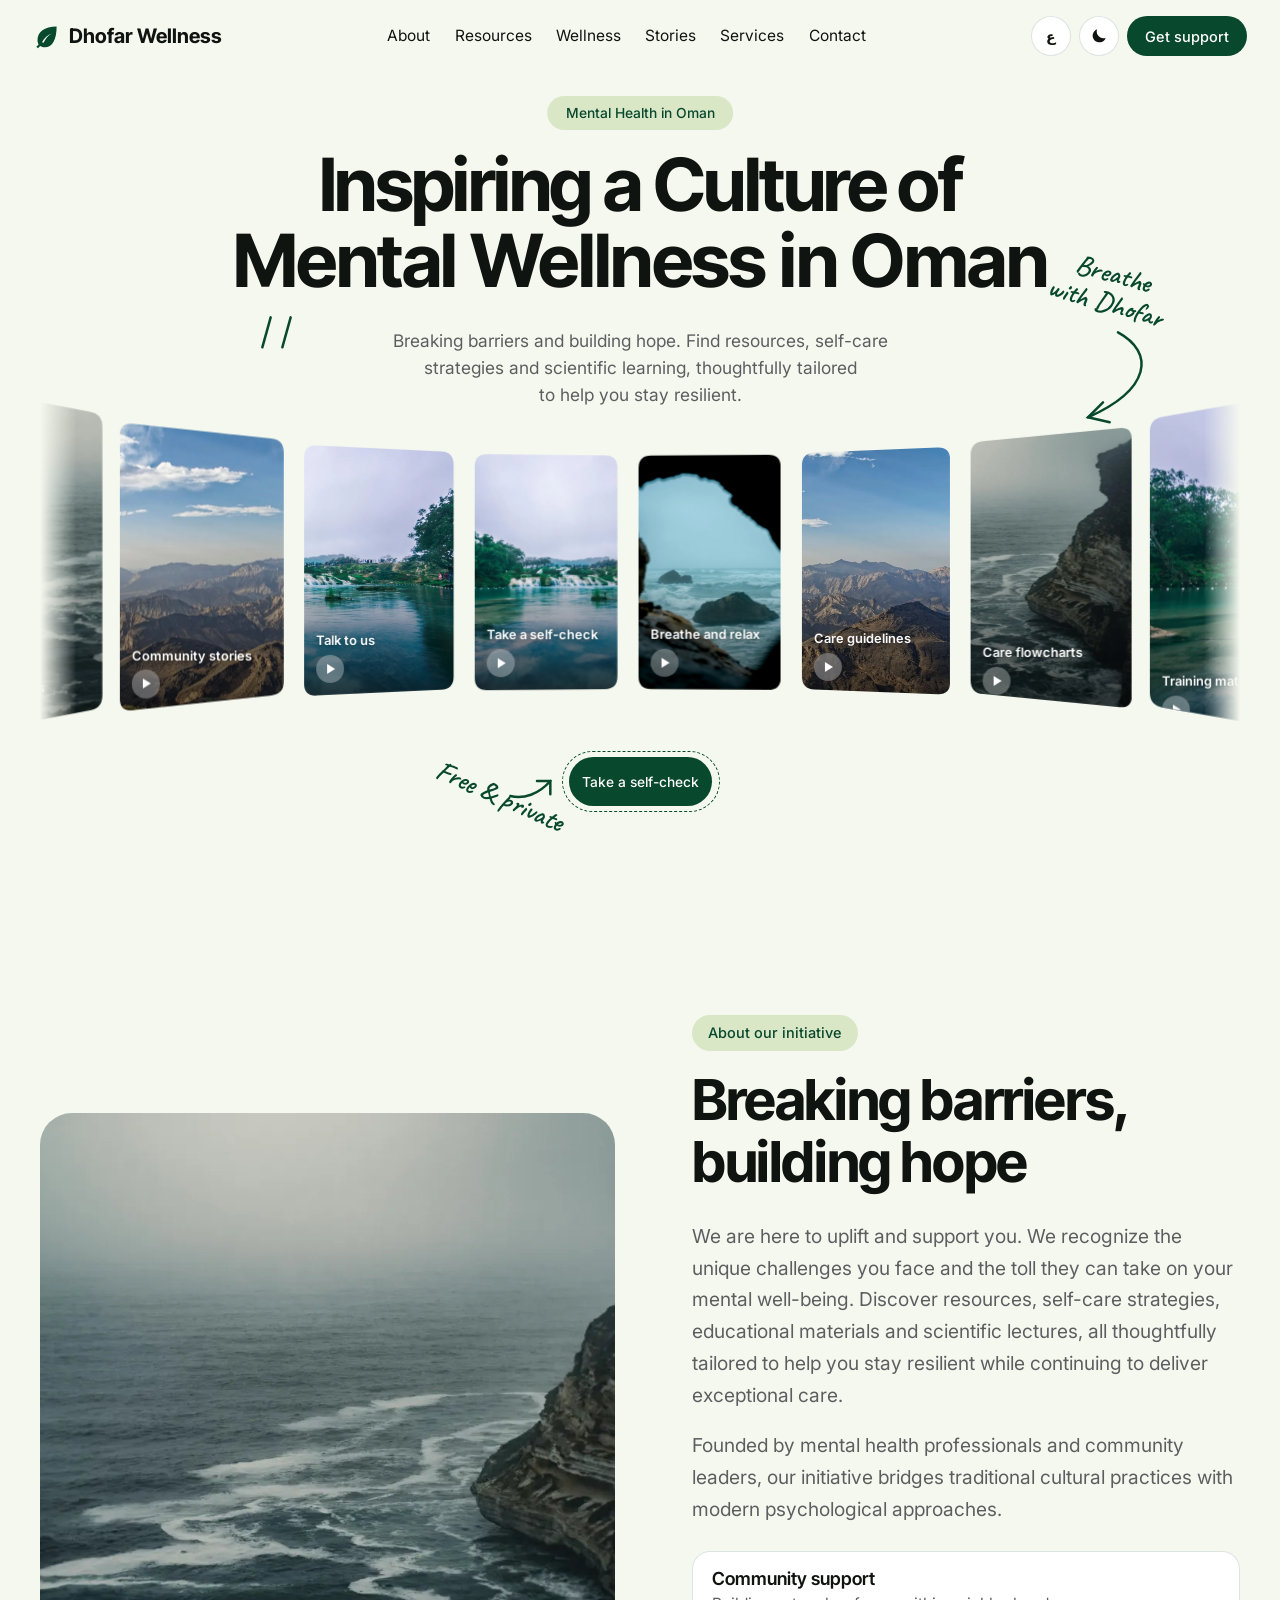
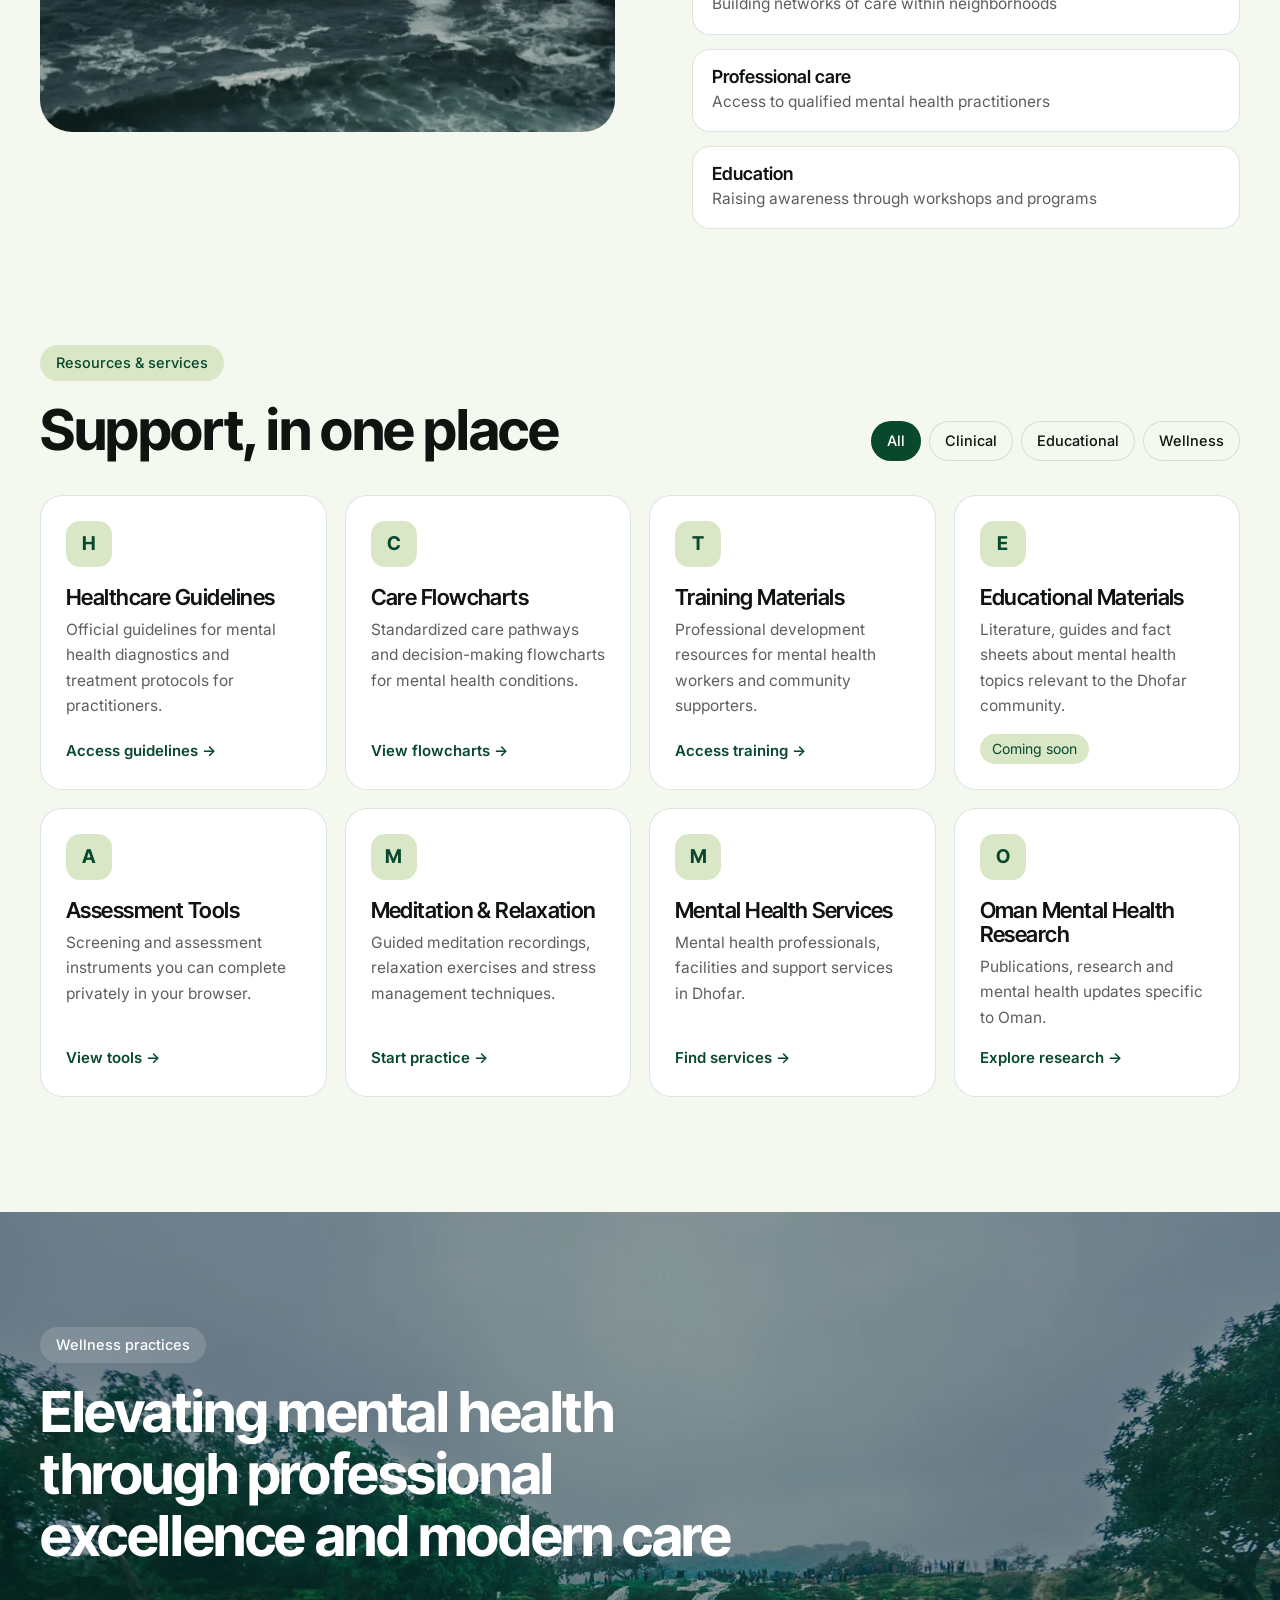
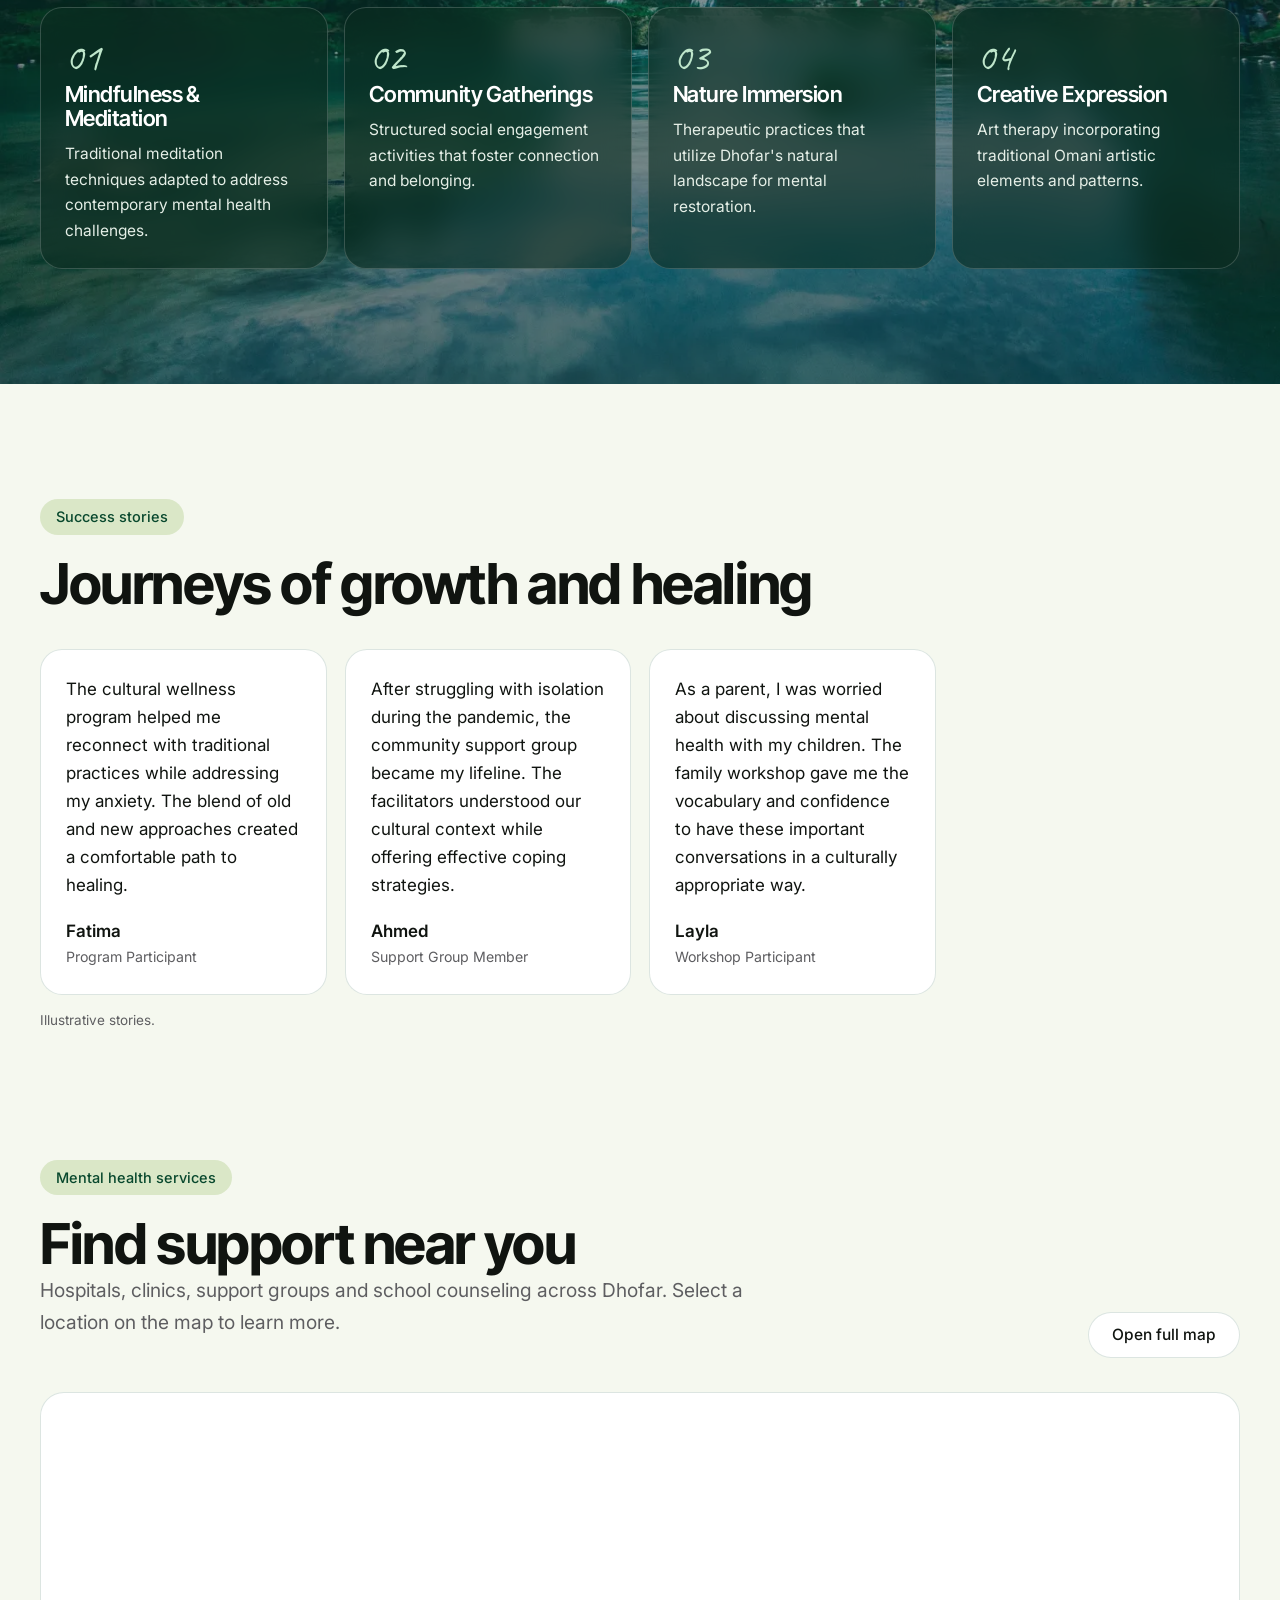
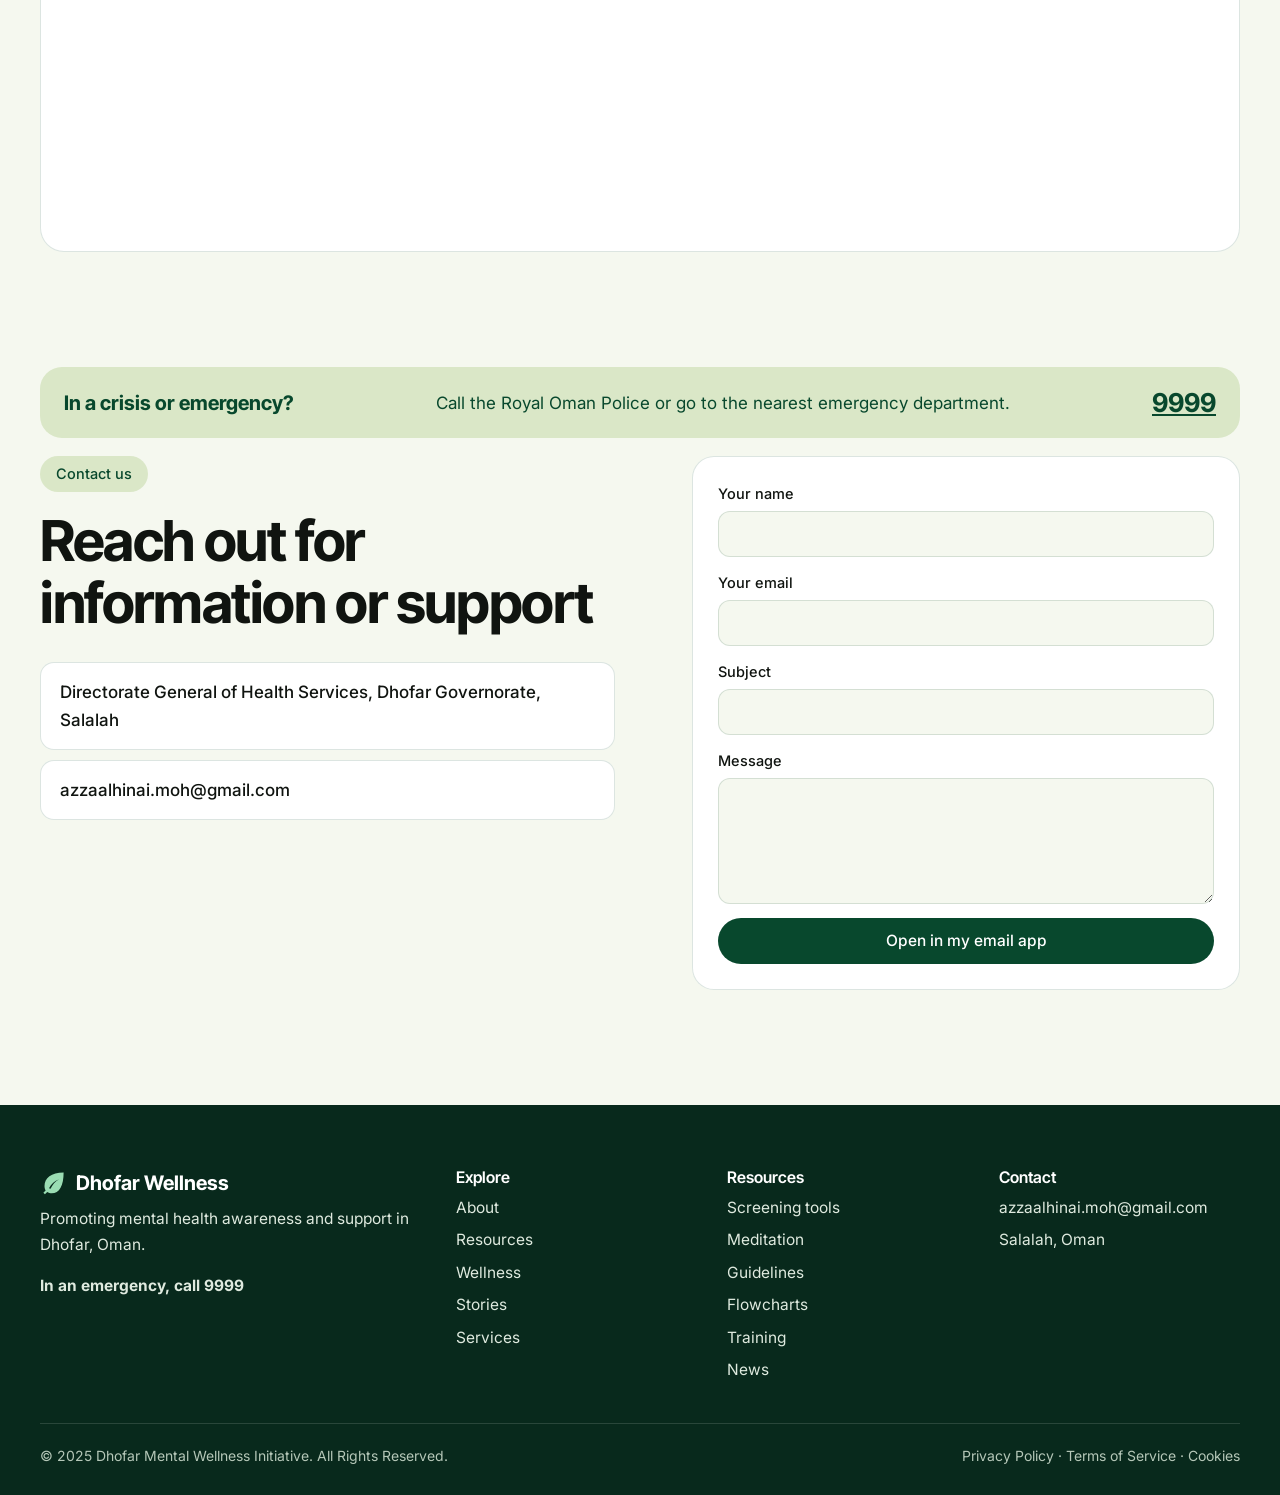
<file: index.html>
<!doctype html>
<html lang="en" dir="ltr">
<head>
<meta charset="utf-8"><meta name="viewport" content="width=device-width,initial-scale=1">
<title>Home | Dhofar Mental Wellness Initiative</title>
<meta name="description" content="Mental health resources, screening tools and support for Dhofar, Oman.">
<link rel="canonical" href="https://www.mentaloman.net/">
<script>(function(){var s=function(k){try{return localStorage.getItem(k)}catch(e){}},l=s('lang')||(/^ar/i.test(navigator.language)?'ar':'en'),h=document.documentElement;h.lang=l;h.dir=l==='ar'?'rtl':'ltr';h.dataset.theme=s('theme')||(matchMedia('(prefers-color-scheme: dark)').matches?'dark':'light')})()</script>
<link rel="preconnect" href="https://fonts.googleapis.com"><link rel="preconnect" href="https://fonts.gstatic.com" crossorigin>
<link href="https://fonts.googleapis.com/css2?family=Inter:wght@400;500;600&family=Inter+Tight:wght@600;700&family=Caveat:wght@400;600&family=IBM+Plex+Sans+Arabic:wght@400;500;600;700&family=Aref+Ruqaa:wght@400;700&display=swap" rel="stylesheet">
<link rel="stylesheet" href="assets/site.css">
</head>
<body>
<a class="skip" href="#main"><span lang="en">Skip to content</span><span lang="ar">تخطَّ إلى المحتوى</span></a>
<header class="top"><div class="in">
<a class="logo" href="index.html"><svg viewBox="0 0 24 24" fill="currentColor" aria-hidden="true"><path d="M21 3C10 3 4 8 4 15c0 1.500.4 3 1 4l-2 2 1.400 1.400 2-2c1.200.800 2.600 1.100 4 1.100 7 0 10.600-7 10.600-18.500zM8 17c2-4 5-6.500 9-8-3.500 2-6 4.800-7.600 8.600L8 17z"/></svg><span lang="en">Dhofar Wellness</span><span lang="ar">عافية ظفار</span></a>
<nav class="nav" aria-label="Main"><a href="index.html#about"><span lang="en">About</span><span lang="ar">عن المبادرة</span></a><a href="index.html#resources"><span lang="en">Resources</span><span lang="ar">الموارد</span></a><a href="index.html#cultural"><span lang="en">Wellness</span><span lang="ar">العافية</span></a><a href="index.html#stories"><span lang="en">Stories</span><span lang="ar">القصص</span></a><a href="index.html#services"><span lang="en">Services</span><span lang="ar">الخدمات</span></a><a href="index.html#contact"><span lang="en">Contact</span><span lang="ar">تواصل معنا</span></a></nav>
<div class="tools">
<button class="tool" id="langBtn" type="button"><span lang="en" aria-label="التبديل إلى العربية">ع</span><span lang="ar" aria-label="Switch to English">EN</span></button>
<button class="tool" id="themeBtn" type="button" aria-label="Light or dark mode"><svg class="i-moon" viewBox="0 0 24 24" fill="currentColor" aria-hidden="true"><path d="M21 14.500A9 9 0 0 1 9.500 3a9 9 0 1 0 11.500 11.500z"/></svg><svg class="i-sun" viewBox="0 0 24 24" fill="none" stroke="currentColor" stroke-width="2" stroke-linecap="round" aria-hidden="true"><circle cx="12" cy="12" r="4.500"/><path d="M12 2v2M12 20v2M2 12h2M20 12h2M5 5l1.400 1.400M17.600 17.600 19 19M5 19l1.400-1.400M17.600 6.400 19 5"/></svg></button>
<button class="tool burger" id="burger" type="button" aria-label="Menu" aria-expanded="false">☰</button>
<a class="btn" href="index.html#contact"><span lang="en">Get support</span><span lang="ar">اطلب الدعم</span></a>
</div></div></header>
<main id="main">
<section class="hero"><div class="frame">
<p class="badge"><span lang="en">Mental Health in Oman</span><span lang="ar">الصحة النفسية في عُمان</span></p>
<h1><span lang="en"><span class="l">Inspiring a Culture of</span><span class="l l2">Mental Wellness in Oman</span></span><span lang="ar"><span class="l">نُلهم ثقافة</span><span class="l l2">العافية النفسية في عُمان</span></span></h1>
<p class="sub"><span lang="en"><span class="l">Breaking barriers and building hope. Find resources, self-care</span><span class="l">strategies and scientific learning, thoughtfully tailored</span><span class="l">to help you stay resilient.</span></span><span lang="ar"><span class="l">نكسر الحواجز ونبني الأمل. اكتشف موارد واستراتيجيات للعناية بالذات</span><span class="l">ومواد علمية أُعدّت بعناية لتناسب احتياجاتك</span><span class="l">وتساعدك على الصمود.</span></span></p>
<svg class="doodle deco abs" style="--x:263;--y:377;width:calc(46*var(--u));height:calc(44*var(--u))" viewBox="0 0 46 44" aria-hidden="true"><path d="M14 4 4 40"/><path d="M38 4 28 40"/></svg>
<div class="hand deco abs" style="--x:1212;--y:310;transform:rotate(16deg)" aria-hidden="true"><span lang="en">Breathe<br>with Dhofar</span><span lang="ar">تنفّس<br>مع ظفار</span></div>
<svg class="doodle deco abs" style="--x:1215;--y:395;width:calc(130*var(--u));height:calc(120*var(--u))" viewBox="0 0 130 120" aria-hidden="true"><path d="M78 4C122 28 118 72 42 106"/><path d="M60 88 42 106 68 112"/></svg>
<div class="stage" aria-label="Featured sections"><a class="rc" href="screening.html" draggable="false"><img src="assets/img/falls.webp" alt="" style="object-position:50% 55%;animation-delay:-0s" draggable="false"><b><span lang="en">Take a self-check</span><span lang="ar">ابدأ فحصًا ذاتيًا</span></b><i></i></a><a class="rc" href="meditation.html" draggable="false"><img src="assets/img/cave.webp" alt="" style="object-position:50% 60%;animation-delay:-3s" draggable="false"><b><span lang="en">Breathe and relax</span><span lang="ar">تنفّس واسترخِ</span></b><i></i></a><a class="rc" href="guidelines.html" draggable="false"><img src="assets/img/peaks.webp" alt="" style="object-position:70% 70%;animation-delay:-6s" draggable="false"><b><span lang="en">Care guidelines</span><span lang="ar">إرشادات الرعاية</span></b><i></i></a><a class="rc" href="flowcharts.html" draggable="false"><img src="assets/img/cliff.webp" alt="" style="object-position:85% 60%;animation-delay:-9s" draggable="false"><b><span lang="en">Care flowcharts</span><span lang="ar">مخططات الرعاية</span></b><i></i></a><a class="rc" href="training-materials.html" draggable="false"><img src="assets/img/falls.webp" alt="" style="object-position:12% 45%;animation-delay:-12s" draggable="false"><b><span lang="en">Training materials</span><span lang="ar">مواد التدريب</span></b><i></i></a><a class="rc" href="news.html" draggable="false"><img src="assets/img/cave.webp" alt="" style="object-position:75% 75%;animation-delay:-15s" draggable="false"><b><span lang="en">Mental health news</span><span lang="ar">أخبار الصحة النفسية</span></b><i></i></a><a class="rc" href="index.html#services" draggable="false"><img src="assets/img/falls.webp" alt="" style="object-position:60% 95%;animation-delay:-18s" draggable="false"><b><span lang="en">Find services</span><span lang="ar">ابحث عن الخدمات</span></b><i></i></a><a class="rc" href="index.html#cultural" draggable="false"><img src="assets/img/cliff.webp" alt="" style="object-position:30% 70%;animation-delay:-21s" draggable="false"><b><span lang="en">Wellness practices</span><span lang="ar">ممارسات العافية</span></b><i></i></a><a class="rc" href="index.html#stories" draggable="false"><img src="assets/img/peaks.webp" alt="" style="object-position:20% 80%;animation-delay:-24s" draggable="false"><b><span lang="en">Community stories</span><span lang="ar">قصص المجتمع</span></b><i></i></a><a class="rc" href="index.html#contact" draggable="false"><img src="assets/img/falls.webp" alt="" style="object-position:95% 50%;animation-delay:-27s" draggable="false"><b><span lang="en">Talk to us</span><span lang="ar">تحدث إلينا</span></b><i></i></a></div>
<div class="ring"><a class="btn" href="screening.html"><span lang="en">Take a self-check</span><span lang="ar">ابدأ فحصًا ذاتيًا</span></a></div>
<div class="hand zero abs" style="--x:470;--y:937;transform:rotate(24deg)"><span lang="en">Free &amp; private</span><span lang="ar">مجاني وخاص</span></div>
<svg class="doodle deco abs" style="--x:560;--y:925;width:calc(58*var(--u));height:calc(40*var(--u))" viewBox="0 0 58 40" aria-hidden="true"><path d="M4 30C20 34 38 28 52 12"/><path d="M36 12 52 12 52 28"/></svg>
</div></section>

<section id="about"><div class="wrap split">
<div class="shot rv"><img src="assets/img/cliff.webp" alt="Mist over the sea beside a coastal cliff" loading="lazy"></div>
<div class="rv"><span class="eyebrow"><span lang="en">About our initiative</span><span lang="ar">عن مبادرتنا</span></span>
<h2><span lang="en">Breaking barriers, building hope</span><span lang="ar">نكسر الحواجز ونبني الأمل</span></h2>
<p lang="en" class="lead">We are here to uplift and support you. We recognize the unique challenges you face and the toll they can take on your mental well-being. Discover resources, self-care strategies, educational materials and scientific lectures, all thoughtfully tailored to help you stay resilient while continuing to deliver exceptional care.</p><p lang="ar" class="lead">نحن هنا لدعمك ورفع معنوياتك. ندرك التحديات الفريدة التي تواجهها وأثرها في صحتك النفسية. اكتشف الموارد واستراتيجيات العناية بالذات والمواد التعليمية والمحاضرات العلمية، وقد أُعدّت جميعها بعناية لتساعدك على الصمود ومواصلة تقديم رعاية متميزة.</p>
<p lang="en" class="lead">Founded by mental health professionals and community leaders, our initiative bridges traditional cultural practices with modern psychological approaches.</p><p lang="ar" class="lead">أسس مبادرتنا مختصون في الصحة النفسية وقادة مجتمعيون، وهي تربط الممارسات الثقافية التقليدية بالأساليب النفسية الحديثة.</p>
<div class="feats">
<div class="feat"><h3><span lang="en">Community support</span><span lang="ar">الدعم المجتمعي</span></h3><p><span lang="en">Building networks of care within neighborhoods</span><span lang="ar">بناء شبكات رعاية داخل الأحياء</span></p></div>
<div class="feat"><h3><span lang="en">Professional care</span><span lang="ar">الرعاية المهنية</span></h3><p><span lang="en">Access to qualified mental health practitioners</span><span lang="ar">الوصول إلى ممارسين مؤهلين في الصحة النفسية</span></p></div>
<div class="feat"><h3><span lang="en">Education</span><span lang="ar">التثقيف</span></h3><p><span lang="en">Raising awareness through workshops and programs</span><span lang="ar">رفع الوعي عبر الورش والبرامج</span></p></div>
</div></div></div></section>

<section id="resources" style="padding-top:0"><div class="wrap">
<div class="head"><div><span class="eyebrow"><span lang="en">Resources &amp; services</span><span lang="ar">الموارد والخدمات</span></span><h2><span lang="en">Support, in one place</span><span lang="ar">الدعم في مكان واحد</span></h2></div>
<div class="chips" data-for="#resGrid .card"><button class="chip" type="button" data-f="all" aria-pressed="true"><span lang="en">All</span><span lang="ar">الكل</span></button><button class="chip" type="button" data-f="clinical" aria-pressed="false"><span lang="en">Clinical</span><span lang="ar">سريرية</span></button><button class="chip" type="button" data-f="edu" aria-pressed="false"><span lang="en">Educational</span><span lang="ar">تعليمية</span></button><button class="chip" type="button" data-f="well" aria-pressed="false"><span lang="en">Wellness</span><span lang="ar">العافية</span></button></div></div>
<div class="grid" id="resGrid"><a class="card rv" data-c="clinical" href="guidelines.html"><div class="ico">H</div><h3><span lang="en">Healthcare Guidelines</span><span lang="ar">الإرشادات الصحية</span></h3><p><span lang="en">Official guidelines for mental health diagnostics and treatment protocols for practitioners.</span><span lang="ar">إرشادات رسمية لتشخيص الصحة النفسية وبروتوكولات العلاج للممارسين.</span></p><span class="go"><span lang="en">Access guidelines</span><span lang="ar">عرض الإرشادات</span></span></a><a class="card rv" data-c="clinical" href="flowcharts.html"><div class="ico">C</div><h3><span lang="en">Care Flowcharts</span><span lang="ar">مخططات الرعاية</span></h3><p><span lang="en">Standardized care pathways and decision-making flowcharts for mental health conditions.</span><span lang="ar">مسارات رعاية موحدة ومخططات لاتخاذ القرار في حالات الصحة النفسية.</span></p><span class="go"><span lang="en">View flowcharts</span><span lang="ar">عرض المخططات</span></span></a><a class="card rv" data-c="edu" href="training-materials.html"><div class="ico">T</div><h3><span lang="en">Training Materials</span><span lang="ar">مواد التدريب</span></h3><p><span lang="en">Professional development resources for mental health workers and community supporters.</span><span lang="ar">موارد للتطوير المهني للعاملين في الصحة النفسية وداعمي المجتمع.</span></p><span class="go"><span lang="en">Access training</span><span lang="ar">الوصول إلى التدريب</span></span></a><div class="card rv" data-c="edu"><div class="ico">E</div><h3><span lang="en">Educational Materials</span><span lang="ar">المواد التعليمية</span></h3><p><span lang="en">Literature, guides and fact sheets about mental health topics relevant to the Dhofar community.</span><span lang="ar">منشورات وأدلة وصحائف وقائع عن موضوعات الصحة النفسية التي تهم مجتمع ظفار.</span></p><span class="soon"><span lang="en">Coming soon</span><span lang="ar">قريبًا</span></span></div><a class="card rv" data-c="clinical" href="screening.html"><div class="ico">A</div><h3><span lang="en">Assessment Tools</span><span lang="ar">أدوات التقييم</span></h3><p><span lang="en">Screening and assessment instruments you can complete privately in your browser.</span><span lang="ar">أدوات فحص وتقييم يمكنك إكمالها بخصوصية في متصفحك.</span></p><span class="go"><span lang="en">View tools</span><span lang="ar">عرض الأدوات</span></span></a><a class="card rv" data-c="well" href="meditation.html"><div class="ico">M</div><h3><span lang="en">Meditation & Relaxation</span><span lang="ar">التأمل والاسترخاء</span></h3><p><span lang="en">Guided meditation recordings, relaxation exercises and stress management techniques.</span><span lang="ar">تسجيلات تأمل موجه وتمارين استرخاء وأساليب لإدارة التوتر.</span></p><span class="go"><span lang="en">Start practice</span><span lang="ar">ابدأ التمرين</span></span></a><a class="card rv" data-c="well" href="#services"><div class="ico">M</div><h3><span lang="en">Mental Health Services</span><span lang="ar">خدمات الصحة النفسية</span></h3><p><span lang="en">Mental health professionals, facilities and support services in Dhofar.</span><span lang="ar">مختصو الصحة النفسية والمرافق وخدمات الدعم في ظفار.</span></p><span class="go"><span lang="en">Find services</span><span lang="ar">ابحث عن الخدمات</span></span></a><a class="card rv" data-c="edu" href="news.html"><div class="ico">O</div><h3><span lang="en">Oman Mental Health Research</span><span lang="ar">أبحاث الصحة النفسية في عُمان</span></h3><p><span lang="en">Publications, research and mental health updates specific to Oman.</span><span lang="ar">منشورات وأبحاث ومستجدات الصحة النفسية الخاصة بعُمان.</span></p><span class="go"><span lang="en">Explore research</span><span lang="ar">استكشف الأبحاث</span></span></a></div></div></section>

<section id="cultural" class="dark"><img src="assets/img/falls.webp" alt="" loading="lazy"><div class="wrap"><span class="eyebrow"><span lang="en">Wellness practices</span><span lang="ar">ممارسات العافية</span></span>
<h2 style="max-width:20ch"><span lang="en">Elevating mental health through professional excellence and modern care</span><span lang="ar">الارتقاء بالصحة النفسية عبر التميز المهني والرعاية الحديثة</span></h2>
<div class="practice"><div class="rv"><span>01</span><h3><span lang="en">Mindfulness & Meditation</span><span lang="ar">اليقظة الذهنية والتأمل</span></h3><p><span lang="en">Traditional meditation techniques adapted to address contemporary mental health challenges.</span><span lang="ar">أساليب تأمل تقليدية مُكيَّفة لمواجهة تحديات الصحة النفسية المعاصرة.</span></p></div><div class="rv"><span>02</span><h3><span lang="en">Community Gatherings</span><span lang="ar">اللقاءات المجتمعية</span></h3><p><span lang="en">Structured social engagement activities that foster connection and belonging.</span><span lang="ar">أنشطة اجتماعية منظمة تعزز التواصل والانتماء.</span></p></div><div class="rv"><span>03</span><h3><span lang="en">Nature Immersion</span><span lang="ar">الانغماس في الطبيعة</span></h3><p><span lang="en">Therapeutic practices that utilize Dhofar's natural landscape for mental restoration.</span><span lang="ar">ممارسات علاجية تستفيد من طبيعة ظفار لاستعادة الصفاء الذهني.</span></p></div><div class="rv"><span>04</span><h3><span lang="en">Creative Expression</span><span lang="ar">التعبير الإبداعي</span></h3><p><span lang="en">Art therapy incorporating traditional Omani artistic elements and patterns.</span><span lang="ar">علاج بالفن يوظف العناصر والزخارف الفنية العُمانية التقليدية.</span></p></div></div></div></section>

<section id="stories"><div class="wrap"><div class="head"><div><span class="eyebrow"><span lang="en">Success stories</span><span lang="ar">قصص نجاح</span></span><h2><span lang="en">Journeys of growth and healing</span><span lang="ar">رحلات من النمو والتعافي</span></h2></div></div>
<div class="grid"><figure class="card rv" style="margin:0"><blockquote><span lang="en">The cultural wellness program helped me reconnect with traditional practices while addressing my anxiety. The blend of old and new approaches created a comfortable path to healing.</span><span lang="ar">ساعدني برنامج العافية الثقافية على إعادة التواصل مع الممارسات التقليدية أثناء التعامل مع قلقي. وقد صنع المزج بين القديم والجديد طريقًا مريحًا للتعافي.</span></blockquote><figcaption class="who"><span lang="en">Fatima</span><span lang="ar">فاطمة</span><small><span lang="en">Program Participant</span><span lang="ar">مشاركة في البرنامج</span></small></figcaption></figure><figure class="card rv" style="margin:0"><blockquote><span lang="en">After struggling with isolation during the pandemic, the community support group became my lifeline. The facilitators understood our cultural context while offering effective coping strategies.</span><span lang="ar">بعد معاناتي مع العزلة أثناء الجائحة، أصبحت مجموعة الدعم المجتمعي طوق نجاة لي. فهم الميسرون سياقنا الثقافي وقدموا استراتيجيات فعالة للتأقلم.</span></blockquote><figcaption class="who"><span lang="en">Ahmed</span><span lang="ar">أحمد</span><small><span lang="en">Support Group Member</span><span lang="ar">عضو مجموعة دعم</span></small></figcaption></figure><figure class="card rv" style="margin:0"><blockquote><span lang="en">As a parent, I was worried about discussing mental health with my children. The family workshop gave me the vocabulary and confidence to have these important conversations in a culturally appropriate way.</span><span lang="ar">كنت قلقة بصفتي أمًا من الحديث مع أطفالي عن الصحة النفسية. منحتني ورشة الأسرة المفردات والثقة لإجراء هذه الأحاديث المهمة بطريقة تناسب ثقافتنا.</span></blockquote><figcaption class="who"><span lang="en">Layla</span><span lang="ar">ليلى</span><small><span lang="en">Workshop Participant</span><span lang="ar">مشاركة في الورشة</span></small></figcaption></figure></div>
<p lang="en" class="tag">Illustrative stories.</p><p lang="ar" class="tag">قصص توضيحية.</p></div></section>

<section id="services" style="padding-top:0"><div class="wrap"><div class="head"><div><span class="eyebrow"><span lang="en">Mental health services</span><span lang="ar">خدمات الصحة النفسية</span></span><h2><span lang="en">Find support near you</span><span lang="ar">ابحث عن الدعم بالقرب منك</span></h2>
<p lang="en" class="lead">Hospitals, clinics, support groups and school counseling across Dhofar. Select a location on the map to learn more.</p><p lang="ar" class="lead">مستشفيات وعيادات ومجموعات دعم وإرشاد مدرسي في أنحاء ظفار. اختر موقعًا على الخريطة لمعرفة المزيد.</p></div>
<a class="btn ghost" href="https://www.google.com/maps/d/viewer?mid=1frkJr2AGwxv7CSSsHj_g3TFSi0qYcoUw" target="_blank" rel="noopener"><span lang="en">Open full map</span><span lang="ar">افتح الخريطة كاملة</span></a></div>
<div class="map rv"><iframe src="https://www.google.com/maps/d/embed?mid=1frkJr2AGwxv7CSSsHj_g3TFSi0qYcoUw&amp;ehbc=2E312F" title="Map of mental health services in Dhofar" loading="lazy"></iframe></div></div></section>

<section id="contact" style="padding-top:0"><div class="wrap">
<div class="sos rv"><strong><span lang="en">In a crisis or emergency?</span><span lang="ar">في أزمة أو حالة طارئة؟</span></strong><span><span lang="en">Call the Royal Oman Police or go to the nearest emergency department.</span><span lang="ar">اتصل بشرطة عُمان السلطانية أو توجّه إلى أقرب قسم طوارئ.</span></span><a class="num" href="tel:9999">9999</a></div>
<div class="split" style="align-items:start"><div class="rv"><span class="eyebrow"><span lang="en">Contact us</span><span lang="ar">تواصل معنا</span></span><h2><span lang="en">Reach out for information or support</span><span lang="ar">تواصل معنا للمعلومات أو الدعم</span></h2>
<div class="docs" style="margin-top:22px"><a href="https://maps.app.goo.gl/Nxb3UMQnz2cRVhFw8" target="_blank" rel="noopener"><span lang="en">Directorate General of Health Services, Dhofar Governorate, Salalah</span><span lang="ar">المديرية العامة للخدمات الصحية بمحافظة ظفار، صلالة</span></a><a href="mailto:azzaalhinai.moh@gmail.com">azzaalhinai.moh@gmail.com</a></div></div>
<form class="card rv" id="contactForm" data-to="azzaalhinai.moh@gmail.com" style="align-items:stretch">
<label><span lang="en">Your name</span><span lang="ar">اسمك</span><input name="name" required autocomplete="name"></label><label><span lang="en">Your email</span><span lang="ar">بريدك الإلكتروني</span><input name="email" type="email" required autocomplete="email" dir="ltr"></label>
<label><span lang="en">Subject</span><span lang="ar">الموضوع</span><input name="subject" required></label><label><span lang="en">Message</span><span lang="ar">الرسالة</span><textarea name="message" rows="5" required></textarea></label>
<button class="btn" type="submit"><span lang="en">Open in my email app</span><span lang="ar">افتح في تطبيق البريد</span></button></form></div></div></section></main>
<footer><div class="wrap"><div class="fgrid">
<div><a class="logo" href="index.html"><svg viewBox="0 0 24 24" fill="currentColor" aria-hidden="true"><path d="M21 3C10 3 4 8 4 15c0 1.500.4 3 1 4l-2 2 1.400 1.400 2-2c1.200.800 2.600 1.100 4 1.100 7 0 10.600-7 10.600-18.500zM8 17c2-4 5-6.500 9-8-3.500 2-6 4.800-7.600 8.600L8 17z"/></svg><span lang="en">Dhofar Wellness</span><span lang="ar">عافية ظفار</span></a><p lang="en" >Promoting mental health awareness and support in Dhofar, Oman.</p><p lang="ar" >نعزز الوعي بالصحة النفسية ودعمها في ظفار، عُمان.</p>
<p><strong><span lang="en">In an emergency, call</span><span lang="ar">في حالات الطوارئ، اتصل على</span> <a href="tel:9999" dir="ltr">9999</a></strong></p></div>
<div><h3><span lang="en">Explore</span><span lang="ar">استكشف</span></h3><ul><li><a href="index.html#about"><span lang="en">About</span><span lang="ar">عن المبادرة</span></a></li><li><a href="index.html#resources"><span lang="en">Resources</span><span lang="ar">الموارد</span></a></li><li><a href="index.html#cultural"><span lang="en">Wellness</span><span lang="ar">العافية</span></a></li><li><a href="index.html#stories"><span lang="en">Stories</span><span lang="ar">القصص</span></a></li><li><a href="index.html#services"><span lang="en">Services</span><span lang="ar">الخدمات</span></a></li></ul></div>
<div><h3><span lang="en">Resources</span><span lang="ar">الموارد</span></h3><ul><li><a href="screening.html"><span lang="en">Screening tools</span><span lang="ar">أدوات الفحص</span></a></li><li><a href="meditation.html"><span lang="en">Meditation</span><span lang="ar">التأمل</span></a></li><li><a href="guidelines.html"><span lang="en">Guidelines</span><span lang="ar">الإرشادات</span></a></li><li><a href="flowcharts.html"><span lang="en">Flowcharts</span><span lang="ar">المخططات</span></a></li><li><a href="training-materials.html"><span lang="en">Training</span><span lang="ar">التدريب</span></a></li><li><a href="news.html"><span lang="en">News</span><span lang="ar">الأخبار</span></a></li></ul></div>
<div><h3><span lang="en">Contact</span><span lang="ar">تواصل</span></h3><ul><li><a href="mailto:azzaalhinai.moh@gmail.com">azzaalhinai.moh@gmail.com</a></li><li><a href="https://maps.app.goo.gl/Nxb3UMQnz2cRVhFw8" target="_blank" rel="noopener"><span lang="en">Salalah, Oman</span><span lang="ar">صلالة، عُمان</span></a></li></ul></div>
</div><div class="fend"><span>© 2025 <span lang="en">Dhofar Mental Wellness Initiative. All Rights Reserved.</span><span lang="ar">مبادرة ظفار للعافية النفسية. جميع الحقوق محفوظة.</span></span>
<span><a href="privacy-policy.html"><span lang="en">Privacy Policy</span><span lang="ar">سياسة الخصوصية</span></a> · <a href="terms-of-service.html"><span lang="en">Terms of Service</span><span lang="ar">شروط الخدمة</span></a> · <a href="privacy-policy.html#cookies"><span lang="en">Cookies</span><span lang="ar">ملفات تعريف الارتباط</span></a></span></div></div></footer>
<script src="assets/site.js"></script>
</body></html>
</file>
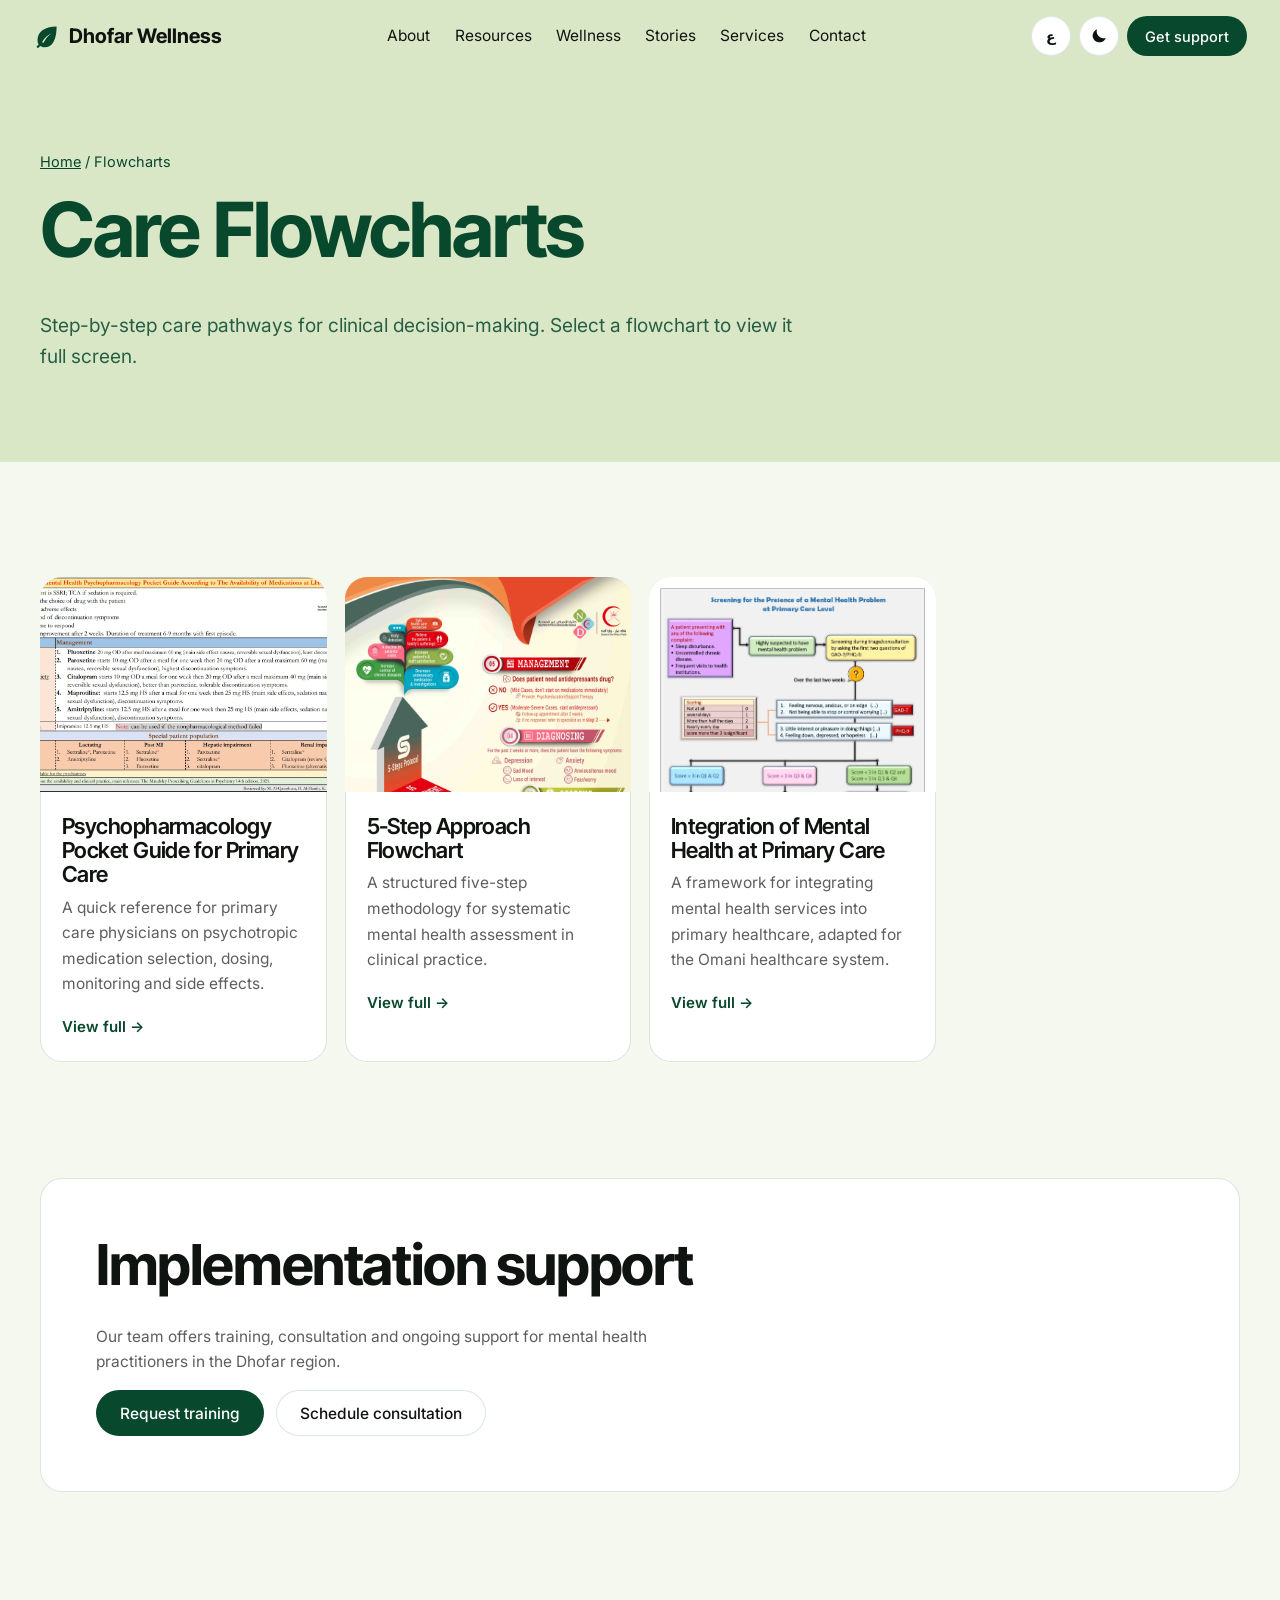
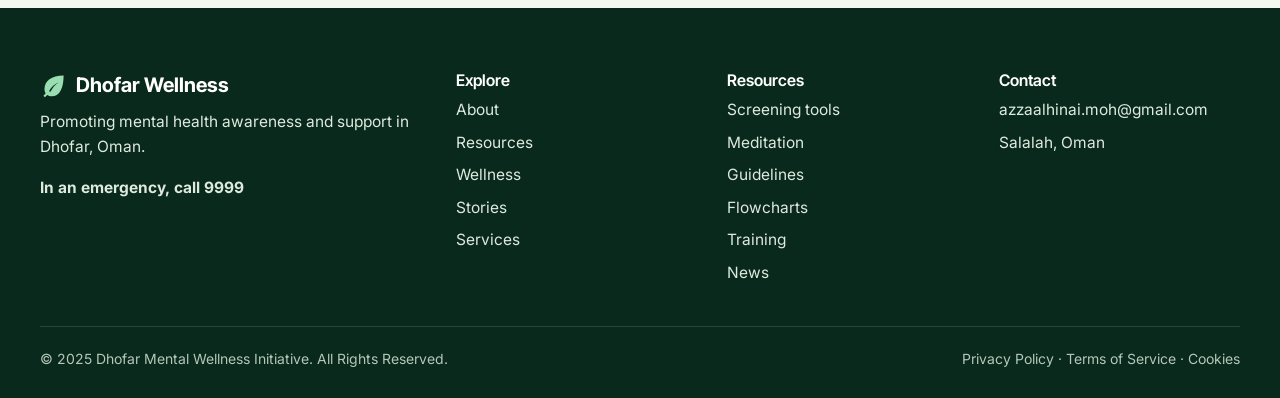
<file: flowcharts.html>
<!doctype html>
<html lang="en" dir="ltr">
<head>
<meta charset="utf-8"><meta name="viewport" content="width=device-width,initial-scale=1">
<title>Care Flowcharts | Dhofar Mental Wellness Initiative</title>
<meta name="description" content="Mental health resources, screening tools and support for Dhofar, Oman.">
<link rel="canonical" href="https://www.mentaloman.net/flowcharts.html">
<script>(function(){var s=function(k){try{return localStorage.getItem(k)}catch(e){}},l=s('lang')||(/^ar/i.test(navigator.language)?'ar':'en'),h=document.documentElement;h.lang=l;h.dir=l==='ar'?'rtl':'ltr';h.dataset.theme=s('theme')||(matchMedia('(prefers-color-scheme: dark)').matches?'dark':'light')})()</script>
<link rel="preconnect" href="https://fonts.googleapis.com"><link rel="preconnect" href="https://fonts.gstatic.com" crossorigin>
<link href="https://fonts.googleapis.com/css2?family=Inter:wght@400;500;600&family=Inter+Tight:wght@600;700&family=Caveat:wght@400;600&family=IBM+Plex+Sans+Arabic:wght@400;500;600;700&family=Aref+Ruqaa:wght@400;700&display=swap" rel="stylesheet">
<link rel="stylesheet" href="assets/site.css">
</head>
<body>
<a class="skip" href="#main"><span lang="en">Skip to content</span><span lang="ar">تخطَّ إلى المحتوى</span></a>
<header class="top"><div class="in">
<a class="logo" href="index.html"><svg viewBox="0 0 24 24" fill="currentColor" aria-hidden="true"><path d="M21 3C10 3 4 8 4 15c0 1.500.4 3 1 4l-2 2 1.400 1.400 2-2c1.200.800 2.600 1.100 4 1.100 7 0 10.600-7 10.600-18.500zM8 17c2-4 5-6.500 9-8-3.500 2-6 4.800-7.600 8.600L8 17z"/></svg><span lang="en">Dhofar Wellness</span><span lang="ar">عافية ظفار</span></a>
<nav class="nav" aria-label="Main"><a href="index.html#about"><span lang="en">About</span><span lang="ar">عن المبادرة</span></a><a href="index.html#resources"><span lang="en">Resources</span><span lang="ar">الموارد</span></a><a href="index.html#cultural"><span lang="en">Wellness</span><span lang="ar">العافية</span></a><a href="index.html#stories"><span lang="en">Stories</span><span lang="ar">القصص</span></a><a href="index.html#services"><span lang="en">Services</span><span lang="ar">الخدمات</span></a><a href="index.html#contact"><span lang="en">Contact</span><span lang="ar">تواصل معنا</span></a></nav>
<div class="tools">
<button class="tool" id="langBtn" type="button"><span lang="en" aria-label="التبديل إلى العربية">ع</span><span lang="ar" aria-label="Switch to English">EN</span></button>
<button class="tool" id="themeBtn" type="button" aria-label="Light or dark mode"><svg class="i-moon" viewBox="0 0 24 24" fill="currentColor" aria-hidden="true"><path d="M21 14.500A9 9 0 0 1 9.500 3a9 9 0 1 0 11.500 11.500z"/></svg><svg class="i-sun" viewBox="0 0 24 24" fill="none" stroke="currentColor" stroke-width="2" stroke-linecap="round" aria-hidden="true"><circle cx="12" cy="12" r="4.500"/><path d="M12 2v2M12 20v2M2 12h2M20 12h2M5 5l1.400 1.400M17.600 17.600 19 19M5 19l1.400-1.400M17.600 6.400 19 5"/></svg></button>
<button class="tool burger" id="burger" type="button" aria-label="Menu" aria-expanded="false">☰</button>
<a class="btn" href="index.html#contact"><span lang="en">Get support</span><span lang="ar">اطلب الدعم</span></a>
</div></div></header>
<main id="main"><section class="phero"><div class="wrap"><p class="crumbs"><a href="index.html"><span lang="en">Home</span><span lang="ar">الرئيسية</span></a> / <span lang="en">Flowcharts</span><span lang="ar">المخططات</span></p><h1><span lang="en">Care Flowcharts</span><span lang="ar">مخططات الرعاية</span></h1><p lang="en" class="lead">Step-by-step care pathways for clinical decision-making. Select a flowchart to view it full screen.</p><p lang="ar" class="lead">مسارات رعاية خطوة بخطوة لاتخاذ القرار السريري. اختر مخططًا لعرضه بملء الشاشة.</p></div></section>
<section><div class="wrap"><div class="grid"><button class="card chart rv" type="button"><img src="assets/img/chart-pharma.webp" alt="Psychopharmacology Pocket Guide for Primary Care" loading="lazy"><div><h3><span lang="en">Psychopharmacology Pocket Guide for Primary Care</span><span lang="ar">دليل الجيب للأدوية النفسية في الرعاية الأولية</span></h3><p><span lang="en">A quick reference for primary care physicians on psychotropic medication selection, dosing, monitoring and side effects.</span><span lang="ar">مرجع سريع لأطباء الرعاية الأولية حول اختيار الأدوية النفسية وجرعاتها ومتابعتها وآثارها الجانبية.</span></p><span class="go"><span lang="en">View full</span><span lang="ar">عرض كامل</span></span></div></button><button class="card chart rv" type="button"><img src="assets/img/chart-5step.webp" alt="5-Step Approach Flowchart" loading="lazy"><div><h3><span lang="en">5-Step Approach Flowchart</span><span lang="ar">مخطط النهج ذي الخطوات الخمس</span></h3><p><span lang="en">A structured five-step methodology for systematic mental health assessment in clinical practice.</span><span lang="ar">منهجية منظمة من خمس خطوات للتقييم المنهجي للصحة النفسية في الممارسة السريرية.</span></p><span class="go"><span lang="en">View full</span><span lang="ar">عرض كامل</span></span></div></button><button class="card chart rv" type="button"><img src="assets/img/chart-integration.webp" alt="Integration of Mental Health at Primary Care" loading="lazy"><div><h3><span lang="en">Integration of Mental Health at Primary Care</span><span lang="ar">دمج الصحة النفسية في الرعاية الأولية</span></h3><p><span lang="en">A framework for integrating mental health services into primary healthcare, adapted for the Omani healthcare system.</span><span lang="ar">إطار لدمج خدمات الصحة النفسية في الرعاية الصحية الأولية، مُكيَّف للنظام الصحي العماني.</span></p><span class="go"><span lang="en">View full</span><span lang="ar">عرض كامل</span></span></div></button></div></div></section><section style="padding-top:0"><div class="wrap"><div class="card rv" style="padding:clamp(26px,5vw,56px)"><h2><span lang="en">Implementation support</span><span lang="ar">دعم التطبيق</span></h2>
<p lang="en" class="lead">Our team offers training, consultation and ongoing support for mental health practitioners in the Dhofar region.</p><p lang="ar" class="lead">يقدم فريقنا التدريب والاستشارات والدعم المستمر لممارسي الصحة النفسية في منطقة ظفار.</p>
<div class="btns"><a class="btn" href="index.html#contact"><span lang="en">Request training</span><span lang="ar">اطلب تدريبًا</span></a><a class="btn ghost" href="index.html#contact"><span lang="en">Schedule consultation</span><span lang="ar">حدد موعد استشارة</span></a></div></div></div></section></main>
<footer><div class="wrap"><div class="fgrid">
<div><a class="logo" href="index.html"><svg viewBox="0 0 24 24" fill="currentColor" aria-hidden="true"><path d="M21 3C10 3 4 8 4 15c0 1.500.4 3 1 4l-2 2 1.400 1.400 2-2c1.200.800 2.600 1.100 4 1.100 7 0 10.600-7 10.600-18.500zM8 17c2-4 5-6.500 9-8-3.500 2-6 4.800-7.600 8.600L8 17z"/></svg><span lang="en">Dhofar Wellness</span><span lang="ar">عافية ظفار</span></a><p lang="en" >Promoting mental health awareness and support in Dhofar, Oman.</p><p lang="ar" >نعزز الوعي بالصحة النفسية ودعمها في ظفار، عُمان.</p>
<p><strong><span lang="en">In an emergency, call</span><span lang="ar">في حالات الطوارئ، اتصل على</span> <a href="tel:9999" dir="ltr">9999</a></strong></p></div>
<div><h3><span lang="en">Explore</span><span lang="ar">استكشف</span></h3><ul><li><a href="index.html#about"><span lang="en">About</span><span lang="ar">عن المبادرة</span></a></li><li><a href="index.html#resources"><span lang="en">Resources</span><span lang="ar">الموارد</span></a></li><li><a href="index.html#cultural"><span lang="en">Wellness</span><span lang="ar">العافية</span></a></li><li><a href="index.html#stories"><span lang="en">Stories</span><span lang="ar">القصص</span></a></li><li><a href="index.html#services"><span lang="en">Services</span><span lang="ar">الخدمات</span></a></li></ul></div>
<div><h3><span lang="en">Resources</span><span lang="ar">الموارد</span></h3><ul><li><a href="screening.html"><span lang="en">Screening tools</span><span lang="ar">أدوات الفحص</span></a></li><li><a href="meditation.html"><span lang="en">Meditation</span><span lang="ar">التأمل</span></a></li><li><a href="guidelines.html"><span lang="en">Guidelines</span><span lang="ar">الإرشادات</span></a></li><li><a href="flowcharts.html"><span lang="en">Flowcharts</span><span lang="ar">المخططات</span></a></li><li><a href="training-materials.html"><span lang="en">Training</span><span lang="ar">التدريب</span></a></li><li><a href="news.html"><span lang="en">News</span><span lang="ar">الأخبار</span></a></li></ul></div>
<div><h3><span lang="en">Contact</span><span lang="ar">تواصل</span></h3><ul><li><a href="mailto:azzaalhinai.moh@gmail.com">azzaalhinai.moh@gmail.com</a></li><li><a href="https://maps.app.goo.gl/Nxb3UMQnz2cRVhFw8" target="_blank" rel="noopener"><span lang="en">Salalah, Oman</span><span lang="ar">صلالة، عُمان</span></a></li></ul></div>
</div><div class="fend"><span>© 2025 <span lang="en">Dhofar Mental Wellness Initiative. All Rights Reserved.</span><span lang="ar">مبادرة ظفار للعافية النفسية. جميع الحقوق محفوظة.</span></span>
<span><a href="privacy-policy.html"><span lang="en">Privacy Policy</span><span lang="ar">سياسة الخصوصية</span></a> · <a href="terms-of-service.html"><span lang="en">Terms of Service</span><span lang="ar">شروط الخدمة</span></a> · <a href="privacy-policy.html#cookies"><span lang="en">Cookies</span><span lang="ar">ملفات تعريف الارتباط</span></a></span></div></div></footer>
<dialog aria-label="Flowchart"><header><button class="btn ghost" type="button"><span lang="en">Close</span><span lang="ar">إغلاق</span></button></header><img alt=""></dialog><script src="assets/site.js"></script>
</body></html>
</file>
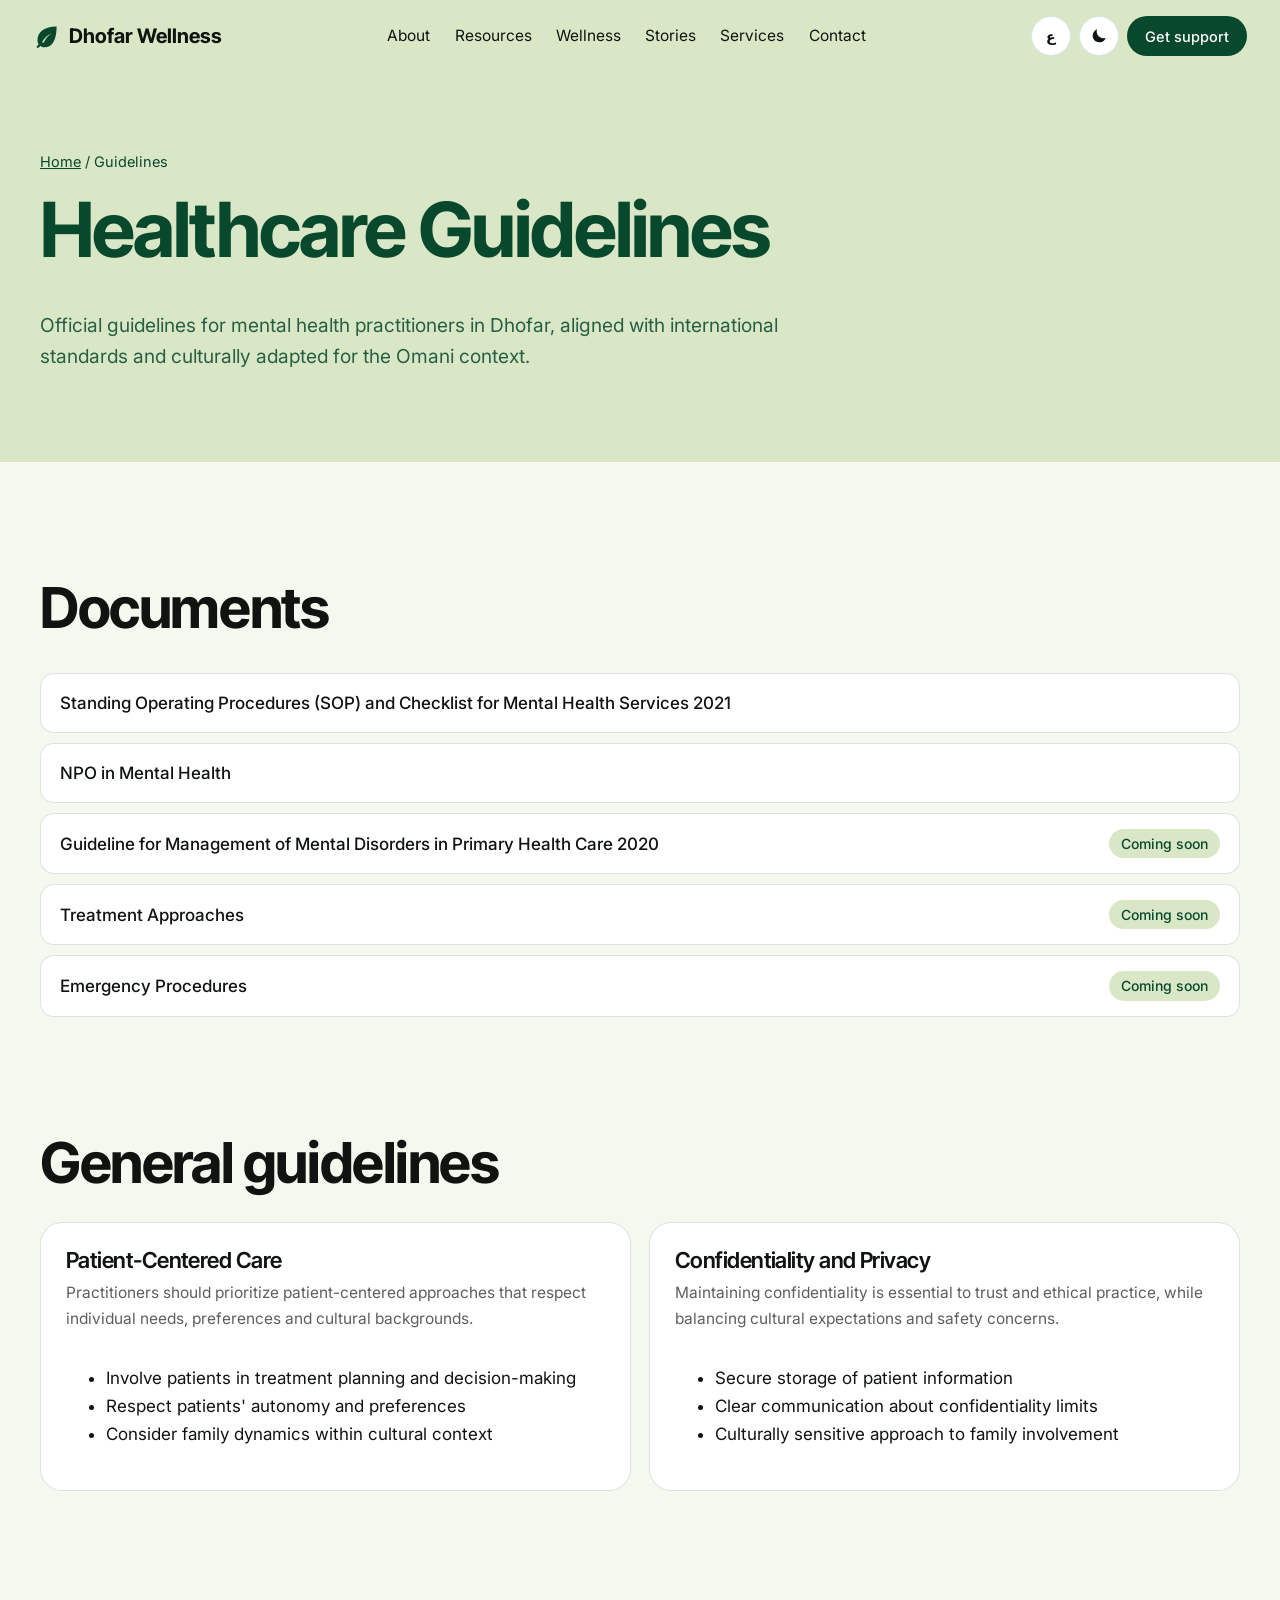
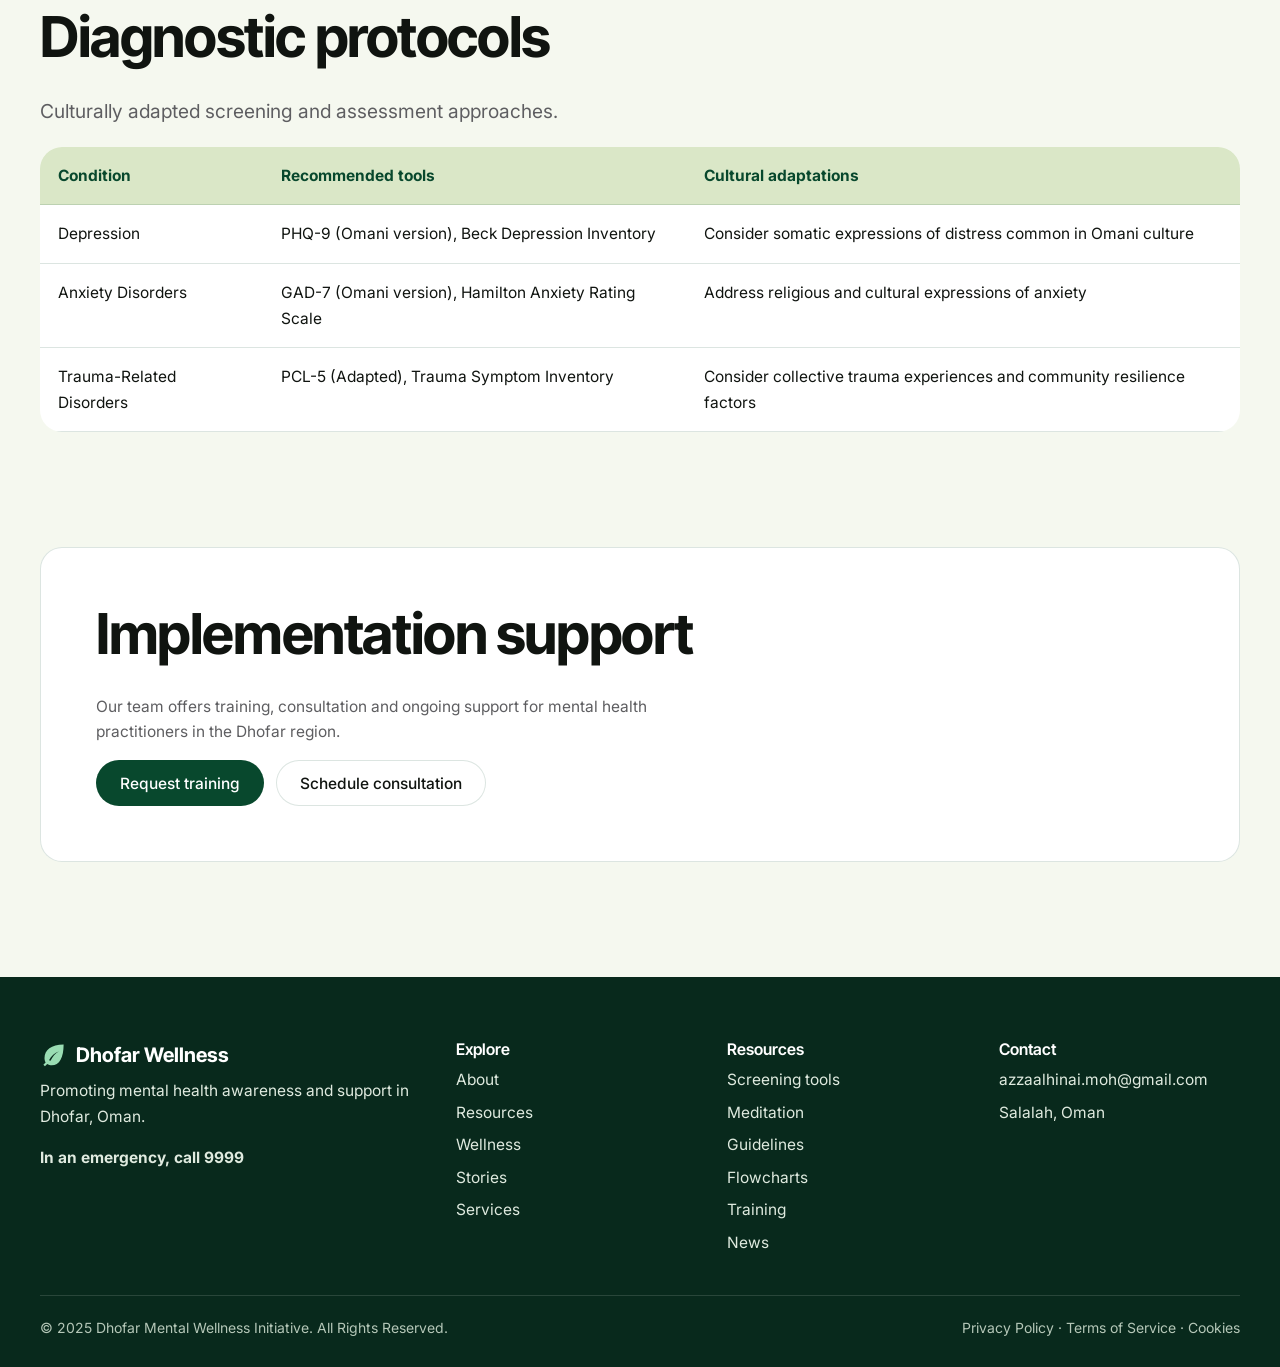
<file: guidelines.html>
<!doctype html>
<html lang="en" dir="ltr">
<head>
<meta charset="utf-8"><meta name="viewport" content="width=device-width,initial-scale=1">
<title>Healthcare Guidelines | Dhofar Mental Wellness Initiative</title>
<meta name="description" content="Mental health resources, screening tools and support for Dhofar, Oman.">
<link rel="canonical" href="https://www.mentaloman.net/guidelines.html">
<script>(function(){var s=function(k){try{return localStorage.getItem(k)}catch(e){}},l=s('lang')||(/^ar/i.test(navigator.language)?'ar':'en'),h=document.documentElement;h.lang=l;h.dir=l==='ar'?'rtl':'ltr';h.dataset.theme=s('theme')||(matchMedia('(prefers-color-scheme: dark)').matches?'dark':'light')})()</script>
<link rel="preconnect" href="https://fonts.googleapis.com"><link rel="preconnect" href="https://fonts.gstatic.com" crossorigin>
<link href="https://fonts.googleapis.com/css2?family=Inter:wght@400;500;600&family=Inter+Tight:wght@600;700&family=Caveat:wght@400;600&family=IBM+Plex+Sans+Arabic:wght@400;500;600;700&family=Aref+Ruqaa:wght@400;700&display=swap" rel="stylesheet">
<link rel="stylesheet" href="assets/site.css">
</head>
<body>
<a class="skip" href="#main"><span lang="en">Skip to content</span><span lang="ar">تخطَّ إلى المحتوى</span></a>
<header class="top"><div class="in">
<a class="logo" href="index.html"><svg viewBox="0 0 24 24" fill="currentColor" aria-hidden="true"><path d="M21 3C10 3 4 8 4 15c0 1.500.4 3 1 4l-2 2 1.400 1.400 2-2c1.200.800 2.600 1.100 4 1.100 7 0 10.600-7 10.600-18.500zM8 17c2-4 5-6.500 9-8-3.500 2-6 4.800-7.600 8.600L8 17z"/></svg><span lang="en">Dhofar Wellness</span><span lang="ar">عافية ظفار</span></a>
<nav class="nav" aria-label="Main"><a href="index.html#about"><span lang="en">About</span><span lang="ar">عن المبادرة</span></a><a href="index.html#resources"><span lang="en">Resources</span><span lang="ar">الموارد</span></a><a href="index.html#cultural"><span lang="en">Wellness</span><span lang="ar">العافية</span></a><a href="index.html#stories"><span lang="en">Stories</span><span lang="ar">القصص</span></a><a href="index.html#services"><span lang="en">Services</span><span lang="ar">الخدمات</span></a><a href="index.html#contact"><span lang="en">Contact</span><span lang="ar">تواصل معنا</span></a></nav>
<div class="tools">
<button class="tool" id="langBtn" type="button"><span lang="en" aria-label="التبديل إلى العربية">ع</span><span lang="ar" aria-label="Switch to English">EN</span></button>
<button class="tool" id="themeBtn" type="button" aria-label="Light or dark mode"><svg class="i-moon" viewBox="0 0 24 24" fill="currentColor" aria-hidden="true"><path d="M21 14.500A9 9 0 0 1 9.500 3a9 9 0 1 0 11.500 11.500z"/></svg><svg class="i-sun" viewBox="0 0 24 24" fill="none" stroke="currentColor" stroke-width="2" stroke-linecap="round" aria-hidden="true"><circle cx="12" cy="12" r="4.500"/><path d="M12 2v2M12 20v2M2 12h2M20 12h2M5 5l1.400 1.400M17.600 17.600 19 19M5 19l1.400-1.400M17.600 6.400 19 5"/></svg></button>
<button class="tool burger" id="burger" type="button" aria-label="Menu" aria-expanded="false">☰</button>
<a class="btn" href="index.html#contact"><span lang="en">Get support</span><span lang="ar">اطلب الدعم</span></a>
</div></div></header>
<main id="main"><section class="phero"><div class="wrap"><p class="crumbs"><a href="index.html"><span lang="en">Home</span><span lang="ar">الرئيسية</span></a> / <span lang="en">Guidelines</span><span lang="ar">الإرشادات</span></p><h1><span lang="en">Healthcare Guidelines</span><span lang="ar">الإرشادات الصحية</span></h1><p lang="en" class="lead">Official guidelines for mental health practitioners in Dhofar, aligned with international standards and culturally adapted for the Omani context.</p><p lang="ar" class="lead">إرشادات رسمية لممارسي الصحة النفسية في ظفار، متوافقة مع المعايير الدولية ومُكيَّفة ثقافيًا للسياق العماني.</p></div></section>
<section><div class="wrap"><div class="head"><h2><span lang="en">Documents</span><span lang="ar">الوثائق</span></h2></div><div class="docs rv">
<a href="https://drive.google.com/file/d/1HyGzNke408sXkKrh53JZ4xeWUb0WkSJ3/view?usp=sharing" target="_blank" rel="noopener"><span lang="en">Standing Operating Procedures (SOP) and Checklist for Mental Health Services 2021</span><span lang="ar">إجراءات التشغيل الموحدة وقائمة التحقق لخدمات الصحة النفسية 2021</span></a>
<a href="https://drive.google.com/file/d/12xrXO9rFpLMXKvX7ZRHIPaxy2CXpV6gg/view?usp=sharing" target="_blank" rel="noopener"><span lang="en">NPO in Mental Health</span><span lang="ar">NPO في الصحة النفسية</span></a>
<div class="d"><span lang="en">Guideline for Management of Mental Disorders in Primary Health Care 2020</span><span lang="ar">دليل التعامل مع الاضطرابات النفسية في الرعاية الصحية الأولية 2020</span><span class="soon"><span lang="en">Coming soon</span><span lang="ar">قريبًا</span></span></div>
<div class="d"><span lang="en">Treatment Approaches</span><span lang="ar">أساليب العلاج</span><span class="soon"><span lang="en">Coming soon</span><span lang="ar">قريبًا</span></span></div>
<div class="d"><span lang="en">Emergency Procedures</span><span lang="ar">إجراءات الطوارئ</span><span class="soon"><span lang="en">Coming soon</span><span lang="ar">قريبًا</span></span></div>
</div></div></section>
<section id="general" style="padding-top:0"><div class="wrap"><h2><span lang="en">General guidelines</span><span lang="ar">الإرشادات العامة</span></h2><div class="grid" style="grid-template-columns:repeat(auto-fit,minmax(300px,1fr))">
<div class="card rv"><h3><span lang="en">Patient-Centered Care</span><span lang="ar">الرعاية المتمحورة حول المريض</span></h3><p><span lang="en">Practitioners should prioritize patient-centered approaches that respect individual needs, preferences and cultural backgrounds.</span><span lang="ar">ينبغي للممارسين تقديم الأساليب المتمحورة حول المريض التي تحترم احتياجات الفرد وتفضيلاته وخلفيته الثقافية.</span></p><ul><li><span lang="en">Involve patients in treatment planning and decision-making</span><span lang="ar">إشراك المرضى في تخطيط العلاج واتخاذ القرار</span></li><li><span lang="en">Respect patients' autonomy and preferences</span><span lang="ar">احترام استقلالية المرضى وتفضيلاتهم</span></li><li><span lang="en">Consider family dynamics within cultural context</span><span lang="ar">مراعاة ديناميكيات الأسرة ضمن السياق الثقافي</span></li></ul></div><div class="card rv"><h3><span lang="en">Confidentiality and Privacy</span><span lang="ar">السرية والخصوصية</span></h3><p><span lang="en">Maintaining confidentiality is essential to trust and ethical practice, while balancing cultural expectations and safety concerns.</span><span lang="ar">الحفاظ على السرية أساس الثقة والممارسة الأخلاقية، مع الموازنة بين التوقعات الثقافية واعتبارات السلامة.</span></p><ul><li><span lang="en">Secure storage of patient information</span><span lang="ar">تخزين معلومات المرضى بأمان</span></li><li><span lang="en">Clear communication about confidentiality limits</span><span lang="ar">التواصل الواضح بشأن حدود السرية</span></li><li><span lang="en">Culturally sensitive approach to family involvement</span><span lang="ar">نهج مراعٍ للثقافة في إشراك الأسرة</span></li></ul></div></div></div></section>
<section id="diagnostic" style="padding-top:0"><div class="wrap"><h2><span lang="en">Diagnostic protocols</span><span lang="ar">بروتوكولات التشخيص</span></h2><p lang="en" class="lead">Culturally adapted screening and assessment approaches.</p><p lang="ar" class="lead">أساليب فحص وتقييم مُكيَّفة ثقافيًا.</p>
<div class="scroll rv"><table class="table"><thead><tr><th><span lang="en">Condition</span><span lang="ar">الحالة</span></th><th><span lang="en">Recommended tools</span><span lang="ar">الأدوات الموصى بها</span></th><th><span lang="en">Cultural adaptations</span><span lang="ar">التكييفات الثقافية</span></th></tr></thead><tbody>
<tr><td><span lang="en">Depression</span><span lang="ar">الاكتئاب</span></td><td><span lang="en">PHQ-9 (Omani version), Beck Depression Inventory</span><span lang="ar">PHQ-9 (النسخة العمانية)، مقياس بيك للاكتئاب</span></td><td><span lang="en">Consider somatic expressions of distress common in Omani culture</span><span lang="ar">مراعاة التعبيرات الجسدية عن الضيق الشائعة في الثقافة العمانية</span></td></tr><tr><td><span lang="en">Anxiety Disorders</span><span lang="ar">اضطرابات القلق</span></td><td><span lang="en">GAD-7 (Omani version), Hamilton Anxiety Rating Scale</span><span lang="ar">GAD-7 (النسخة العمانية)، مقياس هاملتون للقلق</span></td><td><span lang="en">Address religious and cultural expressions of anxiety</span><span lang="ar">التعامل مع التعبيرات الدينية والثقافية عن القلق</span></td></tr><tr><td><span lang="en">Trauma-Related Disorders</span><span lang="ar">الاضطرابات المرتبطة بالصدمات</span></td><td><span lang="en">PCL-5 (Adapted), Trauma Symptom Inventory</span><span lang="ar">PCL-5 (مُكيَّف)، قائمة أعراض الصدمة</span></td><td><span lang="en">Consider collective trauma experiences and community resilience factors</span><span lang="ar">مراعاة تجارب الصدمة الجماعية وعوامل صمود المجتمع</span></td></tr></tbody></table></div></div></section><section style="padding-top:0"><div class="wrap"><div class="card rv" style="padding:clamp(26px,5vw,56px)"><h2><span lang="en">Implementation support</span><span lang="ar">دعم التطبيق</span></h2>
<p lang="en" class="lead">Our team offers training, consultation and ongoing support for mental health practitioners in the Dhofar region.</p><p lang="ar" class="lead">يقدم فريقنا التدريب والاستشارات والدعم المستمر لممارسي الصحة النفسية في منطقة ظفار.</p>
<div class="btns"><a class="btn" href="index.html#contact"><span lang="en">Request training</span><span lang="ar">اطلب تدريبًا</span></a><a class="btn ghost" href="index.html#contact"><span lang="en">Schedule consultation</span><span lang="ar">حدد موعد استشارة</span></a></div></div></div></section></main>
<footer><div class="wrap"><div class="fgrid">
<div><a class="logo" href="index.html"><svg viewBox="0 0 24 24" fill="currentColor" aria-hidden="true"><path d="M21 3C10 3 4 8 4 15c0 1.500.4 3 1 4l-2 2 1.400 1.400 2-2c1.200.800 2.600 1.100 4 1.100 7 0 10.600-7 10.600-18.500zM8 17c2-4 5-6.500 9-8-3.500 2-6 4.800-7.600 8.600L8 17z"/></svg><span lang="en">Dhofar Wellness</span><span lang="ar">عافية ظفار</span></a><p lang="en" >Promoting mental health awareness and support in Dhofar, Oman.</p><p lang="ar" >نعزز الوعي بالصحة النفسية ودعمها في ظفار، عُمان.</p>
<p><strong><span lang="en">In an emergency, call</span><span lang="ar">في حالات الطوارئ، اتصل على</span> <a href="tel:9999" dir="ltr">9999</a></strong></p></div>
<div><h3><span lang="en">Explore</span><span lang="ar">استكشف</span></h3><ul><li><a href="index.html#about"><span lang="en">About</span><span lang="ar">عن المبادرة</span></a></li><li><a href="index.html#resources"><span lang="en">Resources</span><span lang="ar">الموارد</span></a></li><li><a href="index.html#cultural"><span lang="en">Wellness</span><span lang="ar">العافية</span></a></li><li><a href="index.html#stories"><span lang="en">Stories</span><span lang="ar">القصص</span></a></li><li><a href="index.html#services"><span lang="en">Services</span><span lang="ar">الخدمات</span></a></li></ul></div>
<div><h3><span lang="en">Resources</span><span lang="ar">الموارد</span></h3><ul><li><a href="screening.html"><span lang="en">Screening tools</span><span lang="ar">أدوات الفحص</span></a></li><li><a href="meditation.html"><span lang="en">Meditation</span><span lang="ar">التأمل</span></a></li><li><a href="guidelines.html"><span lang="en">Guidelines</span><span lang="ar">الإرشادات</span></a></li><li><a href="flowcharts.html"><span lang="en">Flowcharts</span><span lang="ar">المخططات</span></a></li><li><a href="training-materials.html"><span lang="en">Training</span><span lang="ar">التدريب</span></a></li><li><a href="news.html"><span lang="en">News</span><span lang="ar">الأخبار</span></a></li></ul></div>
<div><h3><span lang="en">Contact</span><span lang="ar">تواصل</span></h3><ul><li><a href="mailto:azzaalhinai.moh@gmail.com">azzaalhinai.moh@gmail.com</a></li><li><a href="https://maps.app.goo.gl/Nxb3UMQnz2cRVhFw8" target="_blank" rel="noopener"><span lang="en">Salalah, Oman</span><span lang="ar">صلالة، عُمان</span></a></li></ul></div>
</div><div class="fend"><span>© 2025 <span lang="en">Dhofar Mental Wellness Initiative. All Rights Reserved.</span><span lang="ar">مبادرة ظفار للعافية النفسية. جميع الحقوق محفوظة.</span></span>
<span><a href="privacy-policy.html"><span lang="en">Privacy Policy</span><span lang="ar">سياسة الخصوصية</span></a> · <a href="terms-of-service.html"><span lang="en">Terms of Service</span><span lang="ar">شروط الخدمة</span></a> · <a href="privacy-policy.html#cookies"><span lang="en">Cookies</span><span lang="ar">ملفات تعريف الارتباط</span></a></span></div></div></footer>
<script src="assets/site.js"></script>
</body></html>
</file>
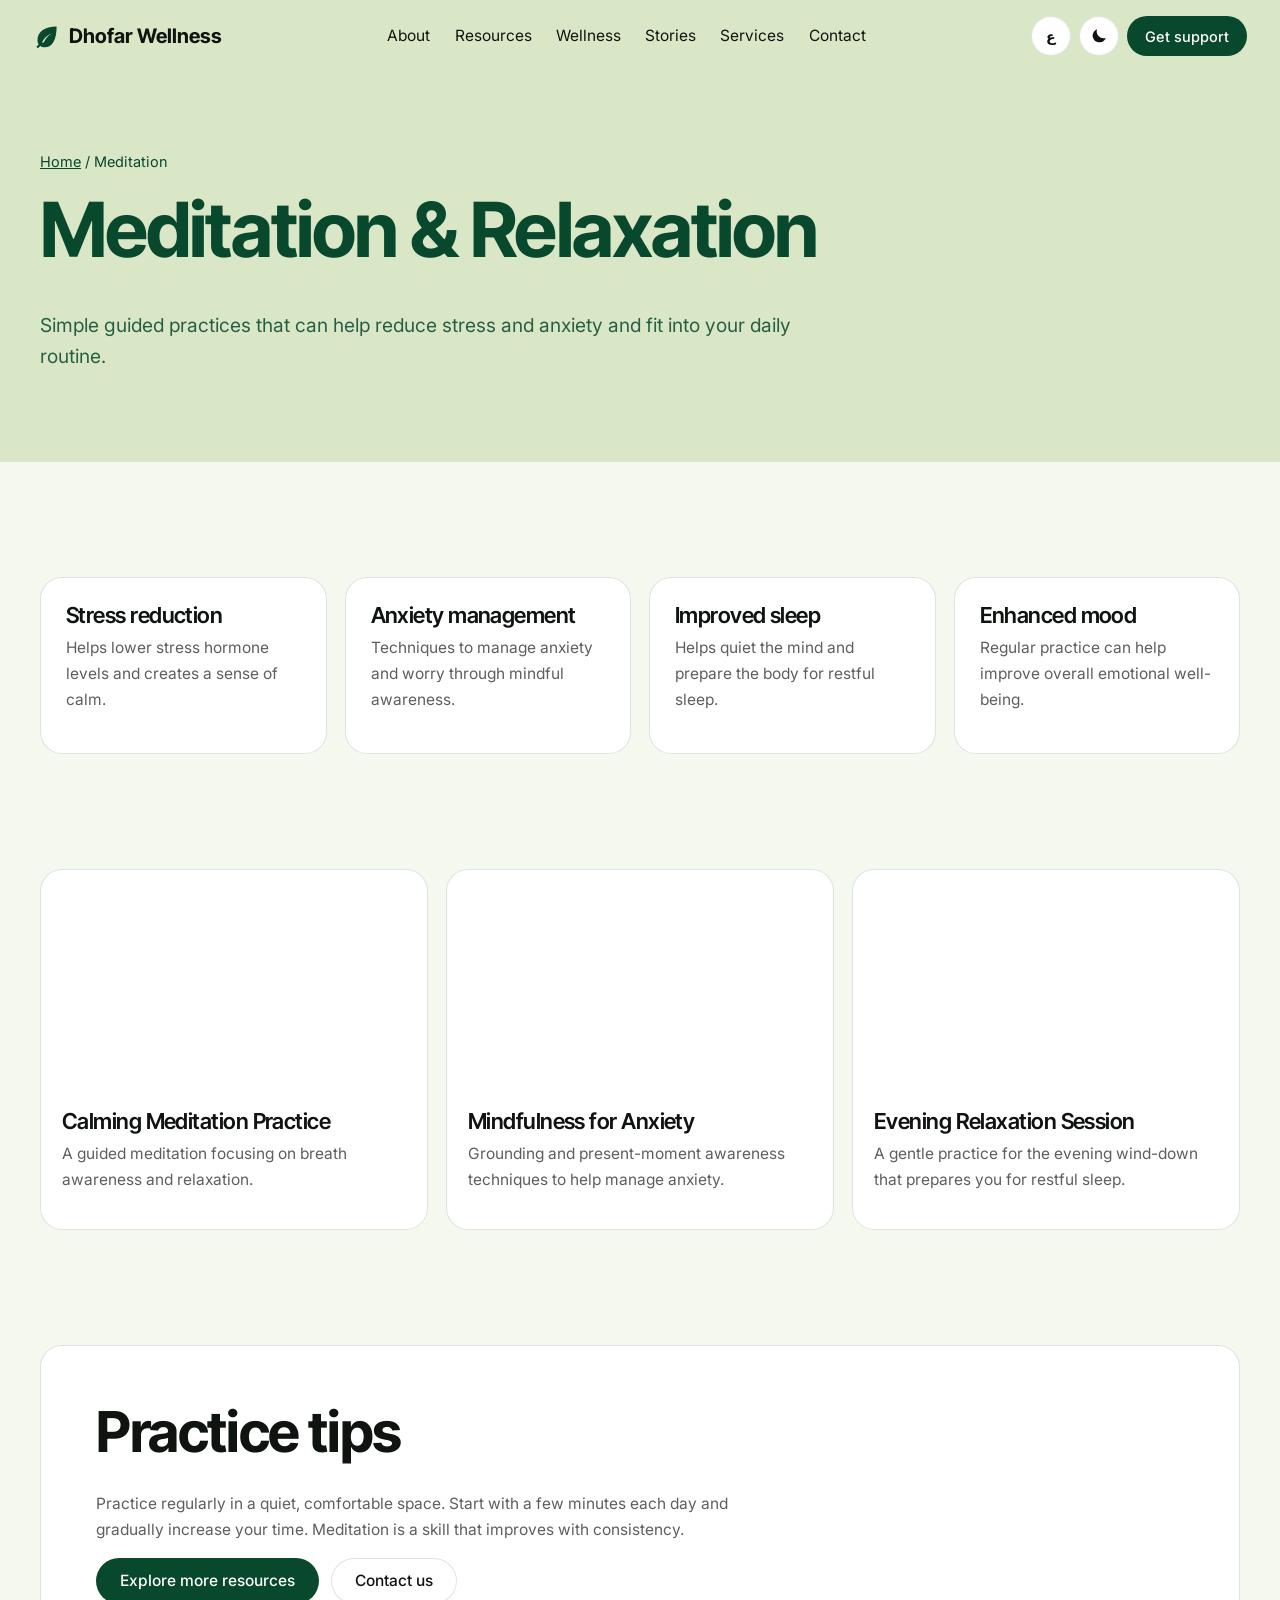
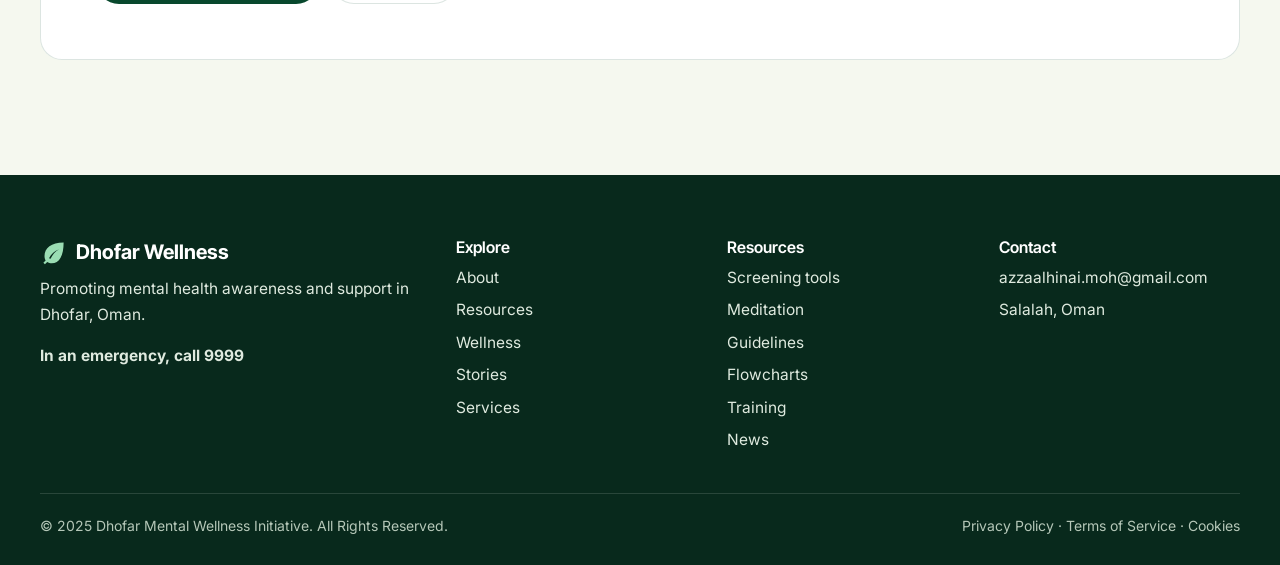
<file: meditation.html>
<!doctype html>
<html lang="en" dir="ltr">
<head>
<meta charset="utf-8"><meta name="viewport" content="width=device-width,initial-scale=1">
<title>Meditation & Relaxation | Dhofar Mental Wellness Initiative</title>
<meta name="description" content="Mental health resources, screening tools and support for Dhofar, Oman.">
<link rel="canonical" href="https://www.mentaloman.net/meditation.html">
<script>(function(){var s=function(k){try{return localStorage.getItem(k)}catch(e){}},l=s('lang')||(/^ar/i.test(navigator.language)?'ar':'en'),h=document.documentElement;h.lang=l;h.dir=l==='ar'?'rtl':'ltr';h.dataset.theme=s('theme')||(matchMedia('(prefers-color-scheme: dark)').matches?'dark':'light')})()</script>
<link rel="preconnect" href="https://fonts.googleapis.com"><link rel="preconnect" href="https://fonts.gstatic.com" crossorigin>
<link href="https://fonts.googleapis.com/css2?family=Inter:wght@400;500;600&family=Inter+Tight:wght@600;700&family=Caveat:wght@400;600&family=IBM+Plex+Sans+Arabic:wght@400;500;600;700&family=Aref+Ruqaa:wght@400;700&display=swap" rel="stylesheet">
<link rel="stylesheet" href="assets/site.css">
</head>
<body>
<a class="skip" href="#main"><span lang="en">Skip to content</span><span lang="ar">تخطَّ إلى المحتوى</span></a>
<header class="top"><div class="in">
<a class="logo" href="index.html"><svg viewBox="0 0 24 24" fill="currentColor" aria-hidden="true"><path d="M21 3C10 3 4 8 4 15c0 1.500.4 3 1 4l-2 2 1.400 1.400 2-2c1.200.800 2.600 1.100 4 1.100 7 0 10.600-7 10.600-18.500zM8 17c2-4 5-6.500 9-8-3.500 2-6 4.800-7.600 8.600L8 17z"/></svg><span lang="en">Dhofar Wellness</span><span lang="ar">عافية ظفار</span></a>
<nav class="nav" aria-label="Main"><a href="index.html#about"><span lang="en">About</span><span lang="ar">عن المبادرة</span></a><a href="index.html#resources"><span lang="en">Resources</span><span lang="ar">الموارد</span></a><a href="index.html#cultural"><span lang="en">Wellness</span><span lang="ar">العافية</span></a><a href="index.html#stories"><span lang="en">Stories</span><span lang="ar">القصص</span></a><a href="index.html#services"><span lang="en">Services</span><span lang="ar">الخدمات</span></a><a href="index.html#contact"><span lang="en">Contact</span><span lang="ar">تواصل معنا</span></a></nav>
<div class="tools">
<button class="tool" id="langBtn" type="button"><span lang="en" aria-label="التبديل إلى العربية">ع</span><span lang="ar" aria-label="Switch to English">EN</span></button>
<button class="tool" id="themeBtn" type="button" aria-label="Light or dark mode"><svg class="i-moon" viewBox="0 0 24 24" fill="currentColor" aria-hidden="true"><path d="M21 14.500A9 9 0 0 1 9.500 3a9 9 0 1 0 11.500 11.500z"/></svg><svg class="i-sun" viewBox="0 0 24 24" fill="none" stroke="currentColor" stroke-width="2" stroke-linecap="round" aria-hidden="true"><circle cx="12" cy="12" r="4.500"/><path d="M12 2v2M12 20v2M2 12h2M20 12h2M5 5l1.400 1.400M17.600 17.600 19 19M5 19l1.400-1.400M17.600 6.400 19 5"/></svg></button>
<button class="tool burger" id="burger" type="button" aria-label="Menu" aria-expanded="false">☰</button>
<a class="btn" href="index.html#contact"><span lang="en">Get support</span><span lang="ar">اطلب الدعم</span></a>
</div></div></header>
<main id="main"><section class="phero"><div class="wrap"><p class="crumbs"><a href="index.html"><span lang="en">Home</span><span lang="ar">الرئيسية</span></a> / <span lang="en">Meditation</span><span lang="ar">التأمل</span></p><h1><span lang="en">Meditation &amp; Relaxation</span><span lang="ar">التأمل والاسترخاء</span></h1><p lang="en" class="lead">Simple guided practices that can help reduce stress and anxiety and fit into your daily routine.</p><p lang="ar" class="lead">تمارين موجهة بسيطة تساعد على تخفيف التوتر والقلق ويمكن إدراجها في روتينك اليومي.</p></div></section>
<section><div class="wrap"><div class="grid"><div class="card rv"><h3><span lang="en">Stress reduction</span><span lang="ar">تخفيف التوتر</span></h3><p><span lang="en">Helps lower stress hormone levels and creates a sense of calm.</span><span lang="ar">يساعد على خفض هرمونات التوتر ويمنح إحساسًا بالهدوء.</span></p></div><div class="card rv"><h3><span lang="en">Anxiety management</span><span lang="ar">إدارة القلق</span></h3><p><span lang="en">Techniques to manage anxiety and worry through mindful awareness.</span><span lang="ar">أساليب لإدارة القلق عبر الوعي اليقظ.</span></p></div><div class="card rv"><h3><span lang="en">Improved sleep</span><span lang="ar">نوم أفضل</span></h3><p><span lang="en">Helps quiet the mind and prepare the body for restful sleep.</span><span lang="ar">يساعد على تهدئة الذهن وتهيئة الجسم لنوم مريح.</span></p></div><div class="card rv"><h3><span lang="en">Enhanced mood</span><span lang="ar">مزاج أفضل</span></h3><p><span lang="en">Regular practice can help improve overall emotional well-being.</span><span lang="ar">تساعد الممارسة المنتظمة على تحسين الصحة العاطفية عمومًا.</span></p></div></div></div></section>
<section style="padding-top:0"><div class="wrap"><div class="grid" style="grid-template-columns:repeat(auto-fit,minmax(320px,1fr))"><article class="card vcard rv"><iframe class="video" src="https://www.youtube-nocookie.com/embed/tF1xYcMj0Tk" title="Calming Meditation Practice" loading="lazy" allow="encrypted-media; picture-in-picture" allowfullscreen></iframe><div><h3><span lang="en">Calming Meditation Practice</span><span lang="ar">تمرين تأمل مهدئ</span></h3><p><span lang="en">A guided meditation focusing on breath awareness and relaxation.</span><span lang="ar">تأمل موجه يركز على الوعي بالتنفس والاسترخاء.</span></p></div></article><article class="card vcard rv"><iframe class="video" src="https://www.youtube-nocookie.com/embed/EbMWfKS0W6Q" title="Mindfulness for Anxiety" loading="lazy" allow="encrypted-media; picture-in-picture" allowfullscreen></iframe><div><h3><span lang="en">Mindfulness for Anxiety</span><span lang="ar">اليقظة الذهنية للقلق</span></h3><p><span lang="en">Grounding and present-moment awareness techniques to help manage anxiety.</span><span lang="ar">أساليب للتركيز والوعي باللحظة الحاضرة للمساعدة على إدارة القلق.</span></p></div></article><article class="card vcard rv"><iframe class="video" src="https://www.youtube-nocookie.com/embed/vTIxOw2XMe8" title="Evening Relaxation Session" loading="lazy" allow="encrypted-media; picture-in-picture" allowfullscreen></iframe><div><h3><span lang="en">Evening Relaxation Session</span><span lang="ar">جلسة استرخاء مسائية</span></h3><p><span lang="en">A gentle practice for the evening wind-down that prepares you for restful sleep.</span><span lang="ar">تمرين لطيف لنهاية اليوم يهيئك لنوم مريح.</span></p></div></article></div></div></section>
<section style="padding-top:0"><div class="wrap"><div class="card rv" style="padding:clamp(26px,5vw,56px)"><h2><span lang="en">Practice tips</span><span lang="ar">نصائح للممارسة</span></h2><p lang="en" class="lead">Practice regularly in a quiet, comfortable space. Start with a few minutes each day and gradually increase your time. Meditation is a skill that improves with consistency.</p><p lang="ar" class="lead">مارس بانتظام في مكان هادئ ومريح. ابدأ ببضع دقائق يوميًا وزد الوقت تدريجيًا. التأمل مهارة تتحسن بالمواظبة.</p>
<div class="btns"><a class="btn" href="index.html#resources"><span lang="en">Explore more resources</span><span lang="ar">استكشف المزيد من الموارد</span></a><a class="btn ghost" href="index.html#contact"><span lang="en">Contact us</span><span lang="ar">تواصل معنا</span></a></div></div></div></section></main>
<footer><div class="wrap"><div class="fgrid">
<div><a class="logo" href="index.html"><svg viewBox="0 0 24 24" fill="currentColor" aria-hidden="true"><path d="M21 3C10 3 4 8 4 15c0 1.500.4 3 1 4l-2 2 1.400 1.400 2-2c1.200.800 2.600 1.100 4 1.100 7 0 10.600-7 10.600-18.500zM8 17c2-4 5-6.500 9-8-3.500 2-6 4.800-7.600 8.600L8 17z"/></svg><span lang="en">Dhofar Wellness</span><span lang="ar">عافية ظفار</span></a><p lang="en" >Promoting mental health awareness and support in Dhofar, Oman.</p><p lang="ar" >نعزز الوعي بالصحة النفسية ودعمها في ظفار، عُمان.</p>
<p><strong><span lang="en">In an emergency, call</span><span lang="ar">في حالات الطوارئ، اتصل على</span> <a href="tel:9999" dir="ltr">9999</a></strong></p></div>
<div><h3><span lang="en">Explore</span><span lang="ar">استكشف</span></h3><ul><li><a href="index.html#about"><span lang="en">About</span><span lang="ar">عن المبادرة</span></a></li><li><a href="index.html#resources"><span lang="en">Resources</span><span lang="ar">الموارد</span></a></li><li><a href="index.html#cultural"><span lang="en">Wellness</span><span lang="ar">العافية</span></a></li><li><a href="index.html#stories"><span lang="en">Stories</span><span lang="ar">القصص</span></a></li><li><a href="index.html#services"><span lang="en">Services</span><span lang="ar">الخدمات</span></a></li></ul></div>
<div><h3><span lang="en">Resources</span><span lang="ar">الموارد</span></h3><ul><li><a href="screening.html"><span lang="en">Screening tools</span><span lang="ar">أدوات الفحص</span></a></li><li><a href="meditation.html"><span lang="en">Meditation</span><span lang="ar">التأمل</span></a></li><li><a href="guidelines.html"><span lang="en">Guidelines</span><span lang="ar">الإرشادات</span></a></li><li><a href="flowcharts.html"><span lang="en">Flowcharts</span><span lang="ar">المخططات</span></a></li><li><a href="training-materials.html"><span lang="en">Training</span><span lang="ar">التدريب</span></a></li><li><a href="news.html"><span lang="en">News</span><span lang="ar">الأخبار</span></a></li></ul></div>
<div><h3><span lang="en">Contact</span><span lang="ar">تواصل</span></h3><ul><li><a href="mailto:azzaalhinai.moh@gmail.com">azzaalhinai.moh@gmail.com</a></li><li><a href="https://maps.app.goo.gl/Nxb3UMQnz2cRVhFw8" target="_blank" rel="noopener"><span lang="en">Salalah, Oman</span><span lang="ar">صلالة، عُمان</span></a></li></ul></div>
</div><div class="fend"><span>© 2025 <span lang="en">Dhofar Mental Wellness Initiative. All Rights Reserved.</span><span lang="ar">مبادرة ظفار للعافية النفسية. جميع الحقوق محفوظة.</span></span>
<span><a href="privacy-policy.html"><span lang="en">Privacy Policy</span><span lang="ar">سياسة الخصوصية</span></a> · <a href="terms-of-service.html"><span lang="en">Terms of Service</span><span lang="ar">شروط الخدمة</span></a> · <a href="privacy-policy.html#cookies"><span lang="en">Cookies</span><span lang="ar">ملفات تعريف الارتباط</span></a></span></div></div></footer>
<script src="assets/site.js"></script>
</body></html>
</file>
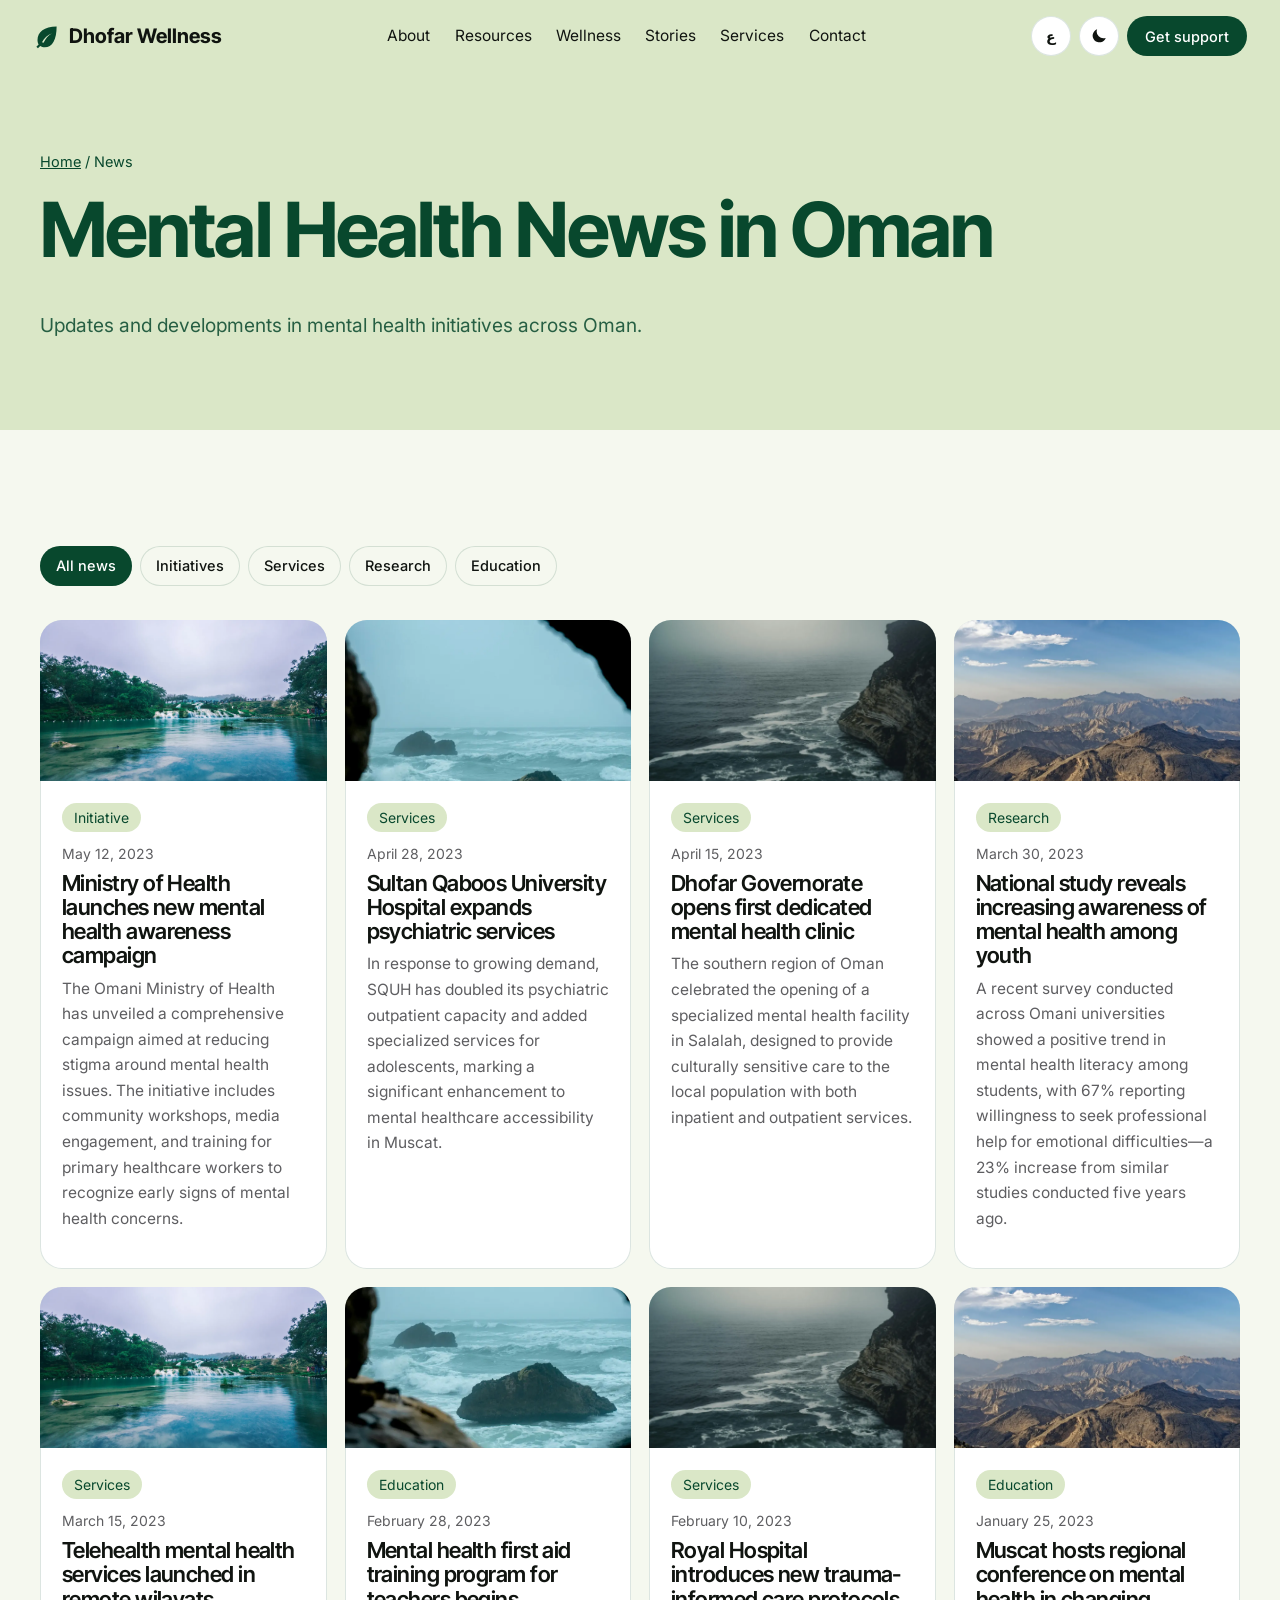
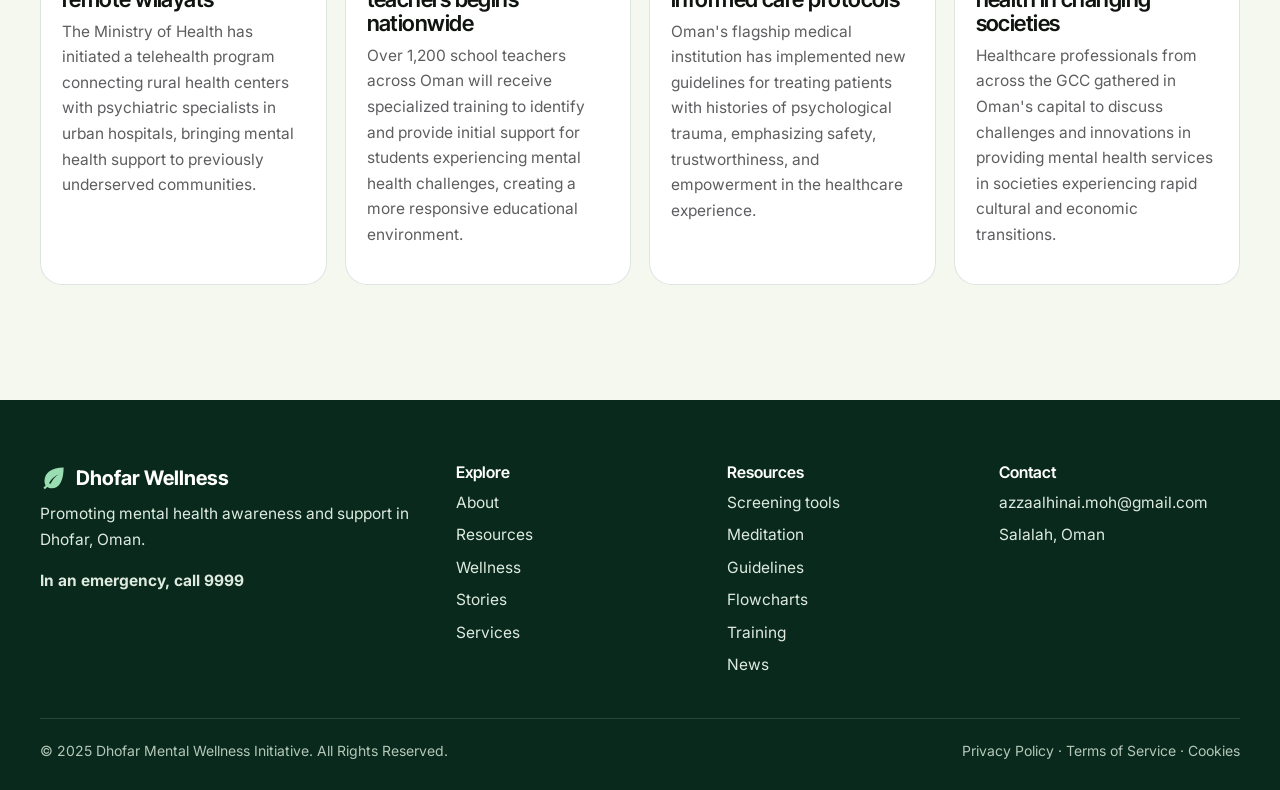
<file: news.html>
<!doctype html>
<html lang="en" dir="ltr">
<head>
<meta charset="utf-8"><meta name="viewport" content="width=device-width,initial-scale=1">
<title>Mental Health News | Dhofar Mental Wellness Initiative</title>
<meta name="description" content="Mental health resources, screening tools and support for Dhofar, Oman.">
<link rel="canonical" href="https://www.mentaloman.net/news.html">
<script>(function(){var s=function(k){try{return localStorage.getItem(k)}catch(e){}},l=s('lang')||(/^ar/i.test(navigator.language)?'ar':'en'),h=document.documentElement;h.lang=l;h.dir=l==='ar'?'rtl':'ltr';h.dataset.theme=s('theme')||(matchMedia('(prefers-color-scheme: dark)').matches?'dark':'light')})()</script>
<link rel="preconnect" href="https://fonts.googleapis.com"><link rel="preconnect" href="https://fonts.gstatic.com" crossorigin>
<link href="https://fonts.googleapis.com/css2?family=Inter:wght@400;500;600&family=Inter+Tight:wght@600;700&family=Caveat:wght@400;600&family=IBM+Plex+Sans+Arabic:wght@400;500;600;700&family=Aref+Ruqaa:wght@400;700&display=swap" rel="stylesheet">
<link rel="stylesheet" href="assets/site.css">
</head>
<body>
<a class="skip" href="#main"><span lang="en">Skip to content</span><span lang="ar">تخطَّ إلى المحتوى</span></a>
<header class="top"><div class="in">
<a class="logo" href="index.html"><svg viewBox="0 0 24 24" fill="currentColor" aria-hidden="true"><path d="M21 3C10 3 4 8 4 15c0 1.500.4 3 1 4l-2 2 1.400 1.400 2-2c1.200.800 2.600 1.100 4 1.100 7 0 10.600-7 10.600-18.500zM8 17c2-4 5-6.500 9-8-3.500 2-6 4.800-7.600 8.600L8 17z"/></svg><span lang="en">Dhofar Wellness</span><span lang="ar">عافية ظفار</span></a>
<nav class="nav" aria-label="Main"><a href="index.html#about"><span lang="en">About</span><span lang="ar">عن المبادرة</span></a><a href="index.html#resources"><span lang="en">Resources</span><span lang="ar">الموارد</span></a><a href="index.html#cultural"><span lang="en">Wellness</span><span lang="ar">العافية</span></a><a href="index.html#stories"><span lang="en">Stories</span><span lang="ar">القصص</span></a><a href="index.html#services"><span lang="en">Services</span><span lang="ar">الخدمات</span></a><a href="index.html#contact"><span lang="en">Contact</span><span lang="ar">تواصل معنا</span></a></nav>
<div class="tools">
<button class="tool" id="langBtn" type="button"><span lang="en" aria-label="التبديل إلى العربية">ع</span><span lang="ar" aria-label="Switch to English">EN</span></button>
<button class="tool" id="themeBtn" type="button" aria-label="Light or dark mode"><svg class="i-moon" viewBox="0 0 24 24" fill="currentColor" aria-hidden="true"><path d="M21 14.500A9 9 0 0 1 9.500 3a9 9 0 1 0 11.500 11.500z"/></svg><svg class="i-sun" viewBox="0 0 24 24" fill="none" stroke="currentColor" stroke-width="2" stroke-linecap="round" aria-hidden="true"><circle cx="12" cy="12" r="4.500"/><path d="M12 2v2M12 20v2M2 12h2M20 12h2M5 5l1.400 1.400M17.600 17.600 19 19M5 19l1.400-1.400M17.600 6.400 19 5"/></svg></button>
<button class="tool burger" id="burger" type="button" aria-label="Menu" aria-expanded="false">☰</button>
<a class="btn" href="index.html#contact"><span lang="en">Get support</span><span lang="ar">اطلب الدعم</span></a>
</div></div></header>
<main id="main"><section class="phero"><div class="wrap"><p class="crumbs"><a href="index.html"><span lang="en">Home</span><span lang="ar">الرئيسية</span></a> / <span lang="en">News</span><span lang="ar">الأخبار</span></p><h1><span lang="en">Mental Health News in Oman</span><span lang="ar">أخبار الصحة النفسية في عُمان</span></h1><p lang="en" class="lead">Updates and developments in mental health initiatives across Oman.</p><p lang="ar" class="lead">مستجدات مبادرات الصحة النفسية في أنحاء عُمان.</p></div></section>
<section><div class="wrap"><div class="head"><div class="chips" data-for="#newsGrid .card"><button class="chip" type="button" data-f="all" aria-pressed="true"><span lang="en">All news</span><span lang="ar">كل الأخبار</span></button><button class="chip" type="button" data-f="initiative" aria-pressed="false"><span lang="en">Initiatives</span><span lang="ar">المبادرات</span></button><button class="chip" type="button" data-f="services" aria-pressed="false"><span lang="en">Services</span><span lang="ar">الخدمات</span></button><button class="chip" type="button" data-f="research" aria-pressed="false"><span lang="en">Research</span><span lang="ar">الأبحاث</span></button><button class="chip" type="button" data-f="education" aria-pressed="false"><span lang="en">Education</span><span lang="ar">التعليم</span></button></div></div><div class="grid" id="newsGrid"><article class="card vcard rv" data-c="initiative"><img src="assets/img/falls.webp" alt="" loading="lazy" style="width:100%;aspect-ratio:16/9;object-fit:cover;object-position:20% 30%"><div><span class="soon" style="display:inline-block;margin-bottom:10px"><span lang="en">Initiative</span><span lang="ar">مبادرة</span></span><p style="font-size:14px;margin:0 0 6px" dir="ltr" lang="en">May 12, 2023</p><h3><span lang="en">Ministry of Health launches new mental health awareness campaign</span><span lang="ar">وزارة الصحة تطلق حملة جديدة للتوعية بالصحة النفسية</span></h3><p><span lang="en">The Omani Ministry of Health has unveiled a comprehensive campaign aimed at reducing stigma around mental health issues. The initiative includes community workshops, media engagement, and training for primary healthcare workers to recognize early signs of mental health concerns.</span><span lang="ar">كشفت وزارة الصحة العمانية عن حملة شاملة تهدف إلى الحد من وصمة العار المرتبطة بقضايا الصحة النفسية. تتضمن المبادرة ورش عمل مجتمعية، ومشاركة إعلامية، وتدريب للعاملين في الرعاية الصحية الأولية للتعرف على العلامات المبكرة للمشكلات النفسية.</span></p></div></article><article class="card vcard rv" data-c="services"><img src="assets/img/cave.webp" alt="" loading="lazy" style="width:100%;aspect-ratio:16/9;object-fit:cover;object-position:30% 37%"><div><span class="soon" style="display:inline-block;margin-bottom:10px"><span lang="en">Services</span><span lang="ar">خدمات</span></span><p style="font-size:14px;margin:0 0 6px" dir="ltr" lang="en">April 28, 2023</p><h3><span lang="en">Sultan Qaboos University Hospital expands psychiatric services</span><span lang="ar">مستشفى جامعة السلطان قابوس يوسع خدمات الطب النفسي</span></h3><p><span lang="en">In response to growing demand, SQUH has doubled its psychiatric outpatient capacity and added specialized services for adolescents, marking a significant enhancement to mental healthcare accessibility in Muscat.</span><span lang="ar">استجابةً للطلب المتزايد، ضاعف مستشفى جامعة السلطان قابوس قدرته في العيادات النفسية الخارجية وأضاف خدمات متخصصة للمراهقين، مما يمثل تعزيزًا كبيرًا لإمكانية الوصول إلى الرعاية النفسية في مسقط.</span></p></div></article><article class="card vcard rv" data-c="services"><img src="assets/img/cliff.webp" alt="" loading="lazy" style="width:100%;aspect-ratio:16/9;object-fit:cover;object-position:40% 44%"><div><span class="soon" style="display:inline-block;margin-bottom:10px"><span lang="en">Services</span><span lang="ar">خدمات</span></span><p style="font-size:14px;margin:0 0 6px" dir="ltr" lang="en">April 15, 2023</p><h3><span lang="en">Dhofar Governorate opens first dedicated mental health clinic</span><span lang="ar">محافظة ظفار تفتتح أول عيادة متخصصة للصحة النفسية</span></h3><p><span lang="en">The southern region of Oman celebrated the opening of a specialized mental health facility in Salalah, designed to provide culturally sensitive care to the local population with both inpatient and outpatient services.</span><span lang="ar">احتفلت المنطقة الجنوبية من عمان بافتتاح منشأة متخصصة للصحة النفسية في صلالة، مصممة لتوفير رعاية مراعية للثقافة المحلية للسكان المحليين مع خدمات المرضى الداخليين والخارجيين.</span></p></div></article><article class="card vcard rv" data-c="research"><img src="assets/img/peaks.webp" alt="" loading="lazy" style="width:100%;aspect-ratio:16/9;object-fit:cover;object-position:50% 51%"><div><span class="soon" style="display:inline-block;margin-bottom:10px"><span lang="en">Research</span><span lang="ar">أبحاث</span></span><p style="font-size:14px;margin:0 0 6px" dir="ltr" lang="en">March 30, 2023</p><h3><span lang="en">National study reveals increasing awareness of mental health among youth</span><span lang="ar">دراسة وطنية تكشف عن زيادة الوعي بالصحة النفسية بين الشباب</span></h3><p><span lang="en">A recent survey conducted across Omani universities showed a positive trend in mental health literacy among students, with 67% reporting willingness to seek professional help for emotional difficulties—a 23% increase from similar studies conducted five years ago.</span><span lang="ar">أظهر استطلاع حديث أجري في الجامعات العمانية اتجاهاً إيجابياً في معرفة الصحة النفسية بين الطلاب، حيث أبلغ 67٪ عن استعدادهم للبحث عن مساعدة مهنية للصعوبات العاطفية - بزيادة قدرها 23٪ من دراسات مماثلة أجريت قبل خمس سنوات.</span></p></div></article><article class="card vcard rv" data-c="services"><img src="assets/img/falls.webp" alt="" loading="lazy" style="width:100%;aspect-ratio:16/9;object-fit:cover;object-position:60% 58%"><div><span class="soon" style="display:inline-block;margin-bottom:10px"><span lang="en">Services</span><span lang="ar">خدمات</span></span><p style="font-size:14px;margin:0 0 6px" dir="ltr" lang="en">March 15, 2023</p><h3><span lang="en">Telehealth mental health services launched in remote wilayats</span><span lang="ar">إطلاق خدمات الصحة النفسية عن بعد في الولايات النائية</span></h3><p><span lang="en">The Ministry of Health has initiated a telehealth program connecting rural health centers with psychiatric specialists in urban hospitals, bringing mental health support to previously underserved communities.</span><span lang="ar">أطلقت وزارة الصحة برنامج الرعاية الصحية عن بعد الذي يربط المراكز الصحية الريفية بالأخصائيين النفسيين في المستشفيات الحضرية، مما يوفر دعم الصحة النفسية للمجتمعات التي لم تكن مخدومة سابقًا.</span></p></div></article><article class="card vcard rv" data-c="education"><img src="assets/img/cave.webp" alt="" loading="lazy" style="width:100%;aspect-ratio:16/9;object-fit:cover;object-position:70% 65%"><div><span class="soon" style="display:inline-block;margin-bottom:10px"><span lang="en">Education</span><span lang="ar">تعليم</span></span><p style="font-size:14px;margin:0 0 6px" dir="ltr" lang="en">February 28, 2023</p><h3><span lang="en">Mental health first aid training program for teachers begins nationwide</span><span lang="ar">بدء برنامج تدريب الإسعافات الأولية للصحة النفسية للمعلمين على مستوى الوطن</span></h3><p><span lang="en">Over 1,200 school teachers across Oman will receive specialized training to identify and provide initial support for students experiencing mental health challenges, creating a more responsive educational environment.</span><span lang="ar">سيتلقى أكثر من 1200 مدرس في جميع أنحاء عمان تدريبًا متخصصًا لتحديد وتقديم الدعم الأولي للطلاب الذين يعانون من تحديات الصحة النفسية، مما يخلق بيئة تعليمية أكثر استجابة.</span></p></div></article><article class="card vcard rv" data-c="services"><img src="assets/img/cliff.webp" alt="" loading="lazy" style="width:100%;aspect-ratio:16/9;object-fit:cover;object-position:80% 72%"><div><span class="soon" style="display:inline-block;margin-bottom:10px"><span lang="en">Services</span><span lang="ar">خدمات</span></span><p style="font-size:14px;margin:0 0 6px" dir="ltr" lang="en">February 10, 2023</p><h3><span lang="en">Royal Hospital introduces new trauma-informed care protocols</span><span lang="ar">المستشفى الملكي يقدم بروتوكولات جديدة للرعاية المسترشدة بالصدمات النفسية</span></h3><p><span lang="en">Oman's flagship medical institution has implemented new guidelines for treating patients with histories of psychological trauma, emphasizing safety, trustworthiness, and empowerment in the healthcare experience.</span><span lang="ar">نفذت المؤسسة الطبية الرائدة في عمان مبادئ توجيهية جديدة لعلاج المرضى الذين لديهم تاريخ من الصدمات النفسية، مع التأكيد على السلامة والثقة والتمكين في تجربة الرعاية الصحية.</span></p></div></article><article class="card vcard rv" data-c="education"><img src="assets/img/peaks.webp" alt="" loading="lazy" style="width:100%;aspect-ratio:16/9;object-fit:cover;object-position:90% 79%"><div><span class="soon" style="display:inline-block;margin-bottom:10px"><span lang="en">Education</span><span lang="ar">تعليم</span></span><p style="font-size:14px;margin:0 0 6px" dir="ltr" lang="en">January 25, 2023</p><h3><span lang="en">Muscat hosts regional conference on mental health in changing societies</span><span lang="ar">مسقط تستضيف مؤتمرًا إقليميًا حول الصحة النفسية في المجتمعات المتغيرة</span></h3><p><span lang="en">Healthcare professionals from across the GCC gathered in Oman's capital to discuss challenges and innovations in providing mental health services in societies experiencing rapid cultural and economic transitions.</span><span lang="ar">اجتمع المتخصصون في الرعاية الصحية من جميع أنحاء دول مجلس التعاون الخليجي في عاصمة عمان لمناقشة التحديات والابتكارات في تقديم خدمات الصحة النفسية في المجتمعات التي تشهد تحولات ثقافية واقتصادية سريعة.</span></p></div></article></div></div></section></main>
<footer><div class="wrap"><div class="fgrid">
<div><a class="logo" href="index.html"><svg viewBox="0 0 24 24" fill="currentColor" aria-hidden="true"><path d="M21 3C10 3 4 8 4 15c0 1.500.4 3 1 4l-2 2 1.400 1.400 2-2c1.200.800 2.600 1.100 4 1.100 7 0 10.600-7 10.600-18.500zM8 17c2-4 5-6.500 9-8-3.500 2-6 4.800-7.600 8.600L8 17z"/></svg><span lang="en">Dhofar Wellness</span><span lang="ar">عافية ظفار</span></a><p lang="en" >Promoting mental health awareness and support in Dhofar, Oman.</p><p lang="ar" >نعزز الوعي بالصحة النفسية ودعمها في ظفار، عُمان.</p>
<p><strong><span lang="en">In an emergency, call</span><span lang="ar">في حالات الطوارئ، اتصل على</span> <a href="tel:9999" dir="ltr">9999</a></strong></p></div>
<div><h3><span lang="en">Explore</span><span lang="ar">استكشف</span></h3><ul><li><a href="index.html#about"><span lang="en">About</span><span lang="ar">عن المبادرة</span></a></li><li><a href="index.html#resources"><span lang="en">Resources</span><span lang="ar">الموارد</span></a></li><li><a href="index.html#cultural"><span lang="en">Wellness</span><span lang="ar">العافية</span></a></li><li><a href="index.html#stories"><span lang="en">Stories</span><span lang="ar">القصص</span></a></li><li><a href="index.html#services"><span lang="en">Services</span><span lang="ar">الخدمات</span></a></li></ul></div>
<div><h3><span lang="en">Resources</span><span lang="ar">الموارد</span></h3><ul><li><a href="screening.html"><span lang="en">Screening tools</span><span lang="ar">أدوات الفحص</span></a></li><li><a href="meditation.html"><span lang="en">Meditation</span><span lang="ar">التأمل</span></a></li><li><a href="guidelines.html"><span lang="en">Guidelines</span><span lang="ar">الإرشادات</span></a></li><li><a href="flowcharts.html"><span lang="en">Flowcharts</span><span lang="ar">المخططات</span></a></li><li><a href="training-materials.html"><span lang="en">Training</span><span lang="ar">التدريب</span></a></li><li><a href="news.html"><span lang="en">News</span><span lang="ar">الأخبار</span></a></li></ul></div>
<div><h3><span lang="en">Contact</span><span lang="ar">تواصل</span></h3><ul><li><a href="mailto:azzaalhinai.moh@gmail.com">azzaalhinai.moh@gmail.com</a></li><li><a href="https://maps.app.goo.gl/Nxb3UMQnz2cRVhFw8" target="_blank" rel="noopener"><span lang="en">Salalah, Oman</span><span lang="ar">صلالة، عُمان</span></a></li></ul></div>
</div><div class="fend"><span>© 2025 <span lang="en">Dhofar Mental Wellness Initiative. All Rights Reserved.</span><span lang="ar">مبادرة ظفار للعافية النفسية. جميع الحقوق محفوظة.</span></span>
<span><a href="privacy-policy.html"><span lang="en">Privacy Policy</span><span lang="ar">سياسة الخصوصية</span></a> · <a href="terms-of-service.html"><span lang="en">Terms of Service</span><span lang="ar">شروط الخدمة</span></a> · <a href="privacy-policy.html#cookies"><span lang="en">Cookies</span><span lang="ar">ملفات تعريف الارتباط</span></a></span></div></div></footer>
<script src="assets/site.js"></script>
</body></html>
</file>
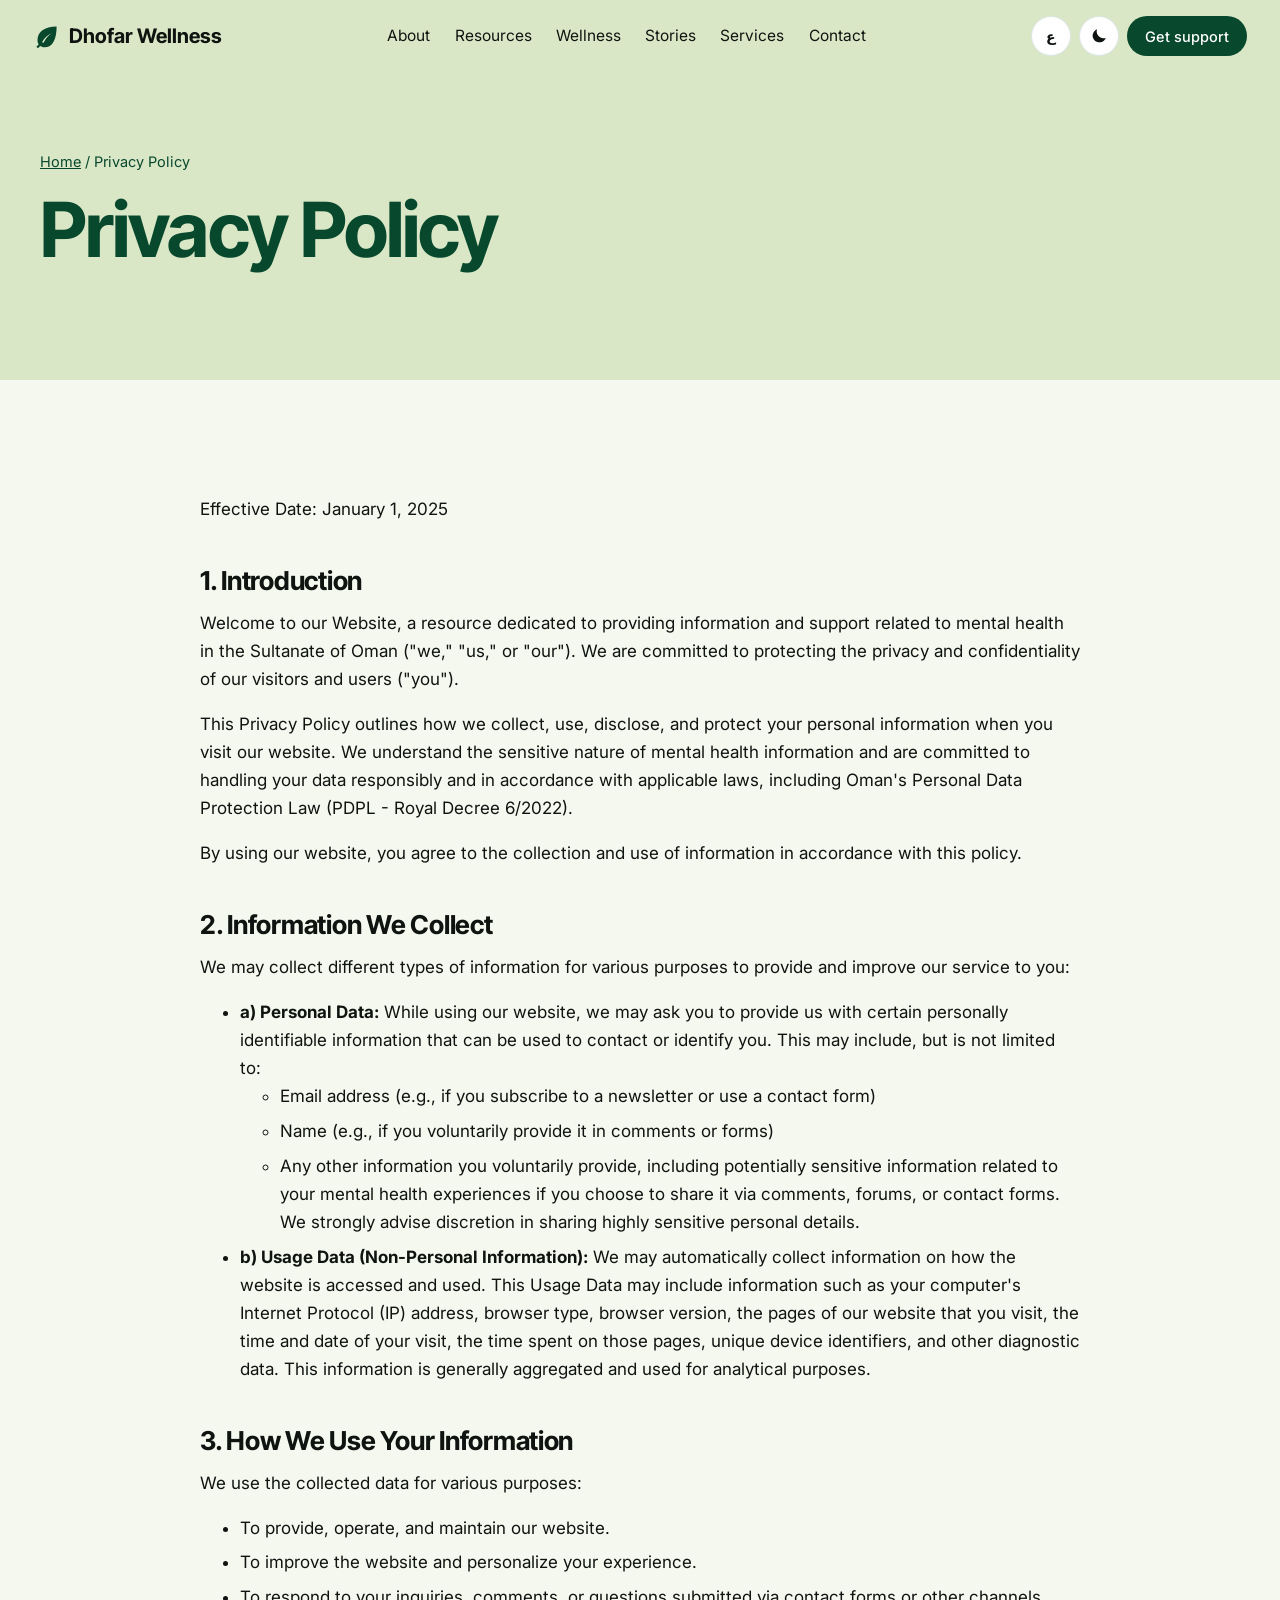
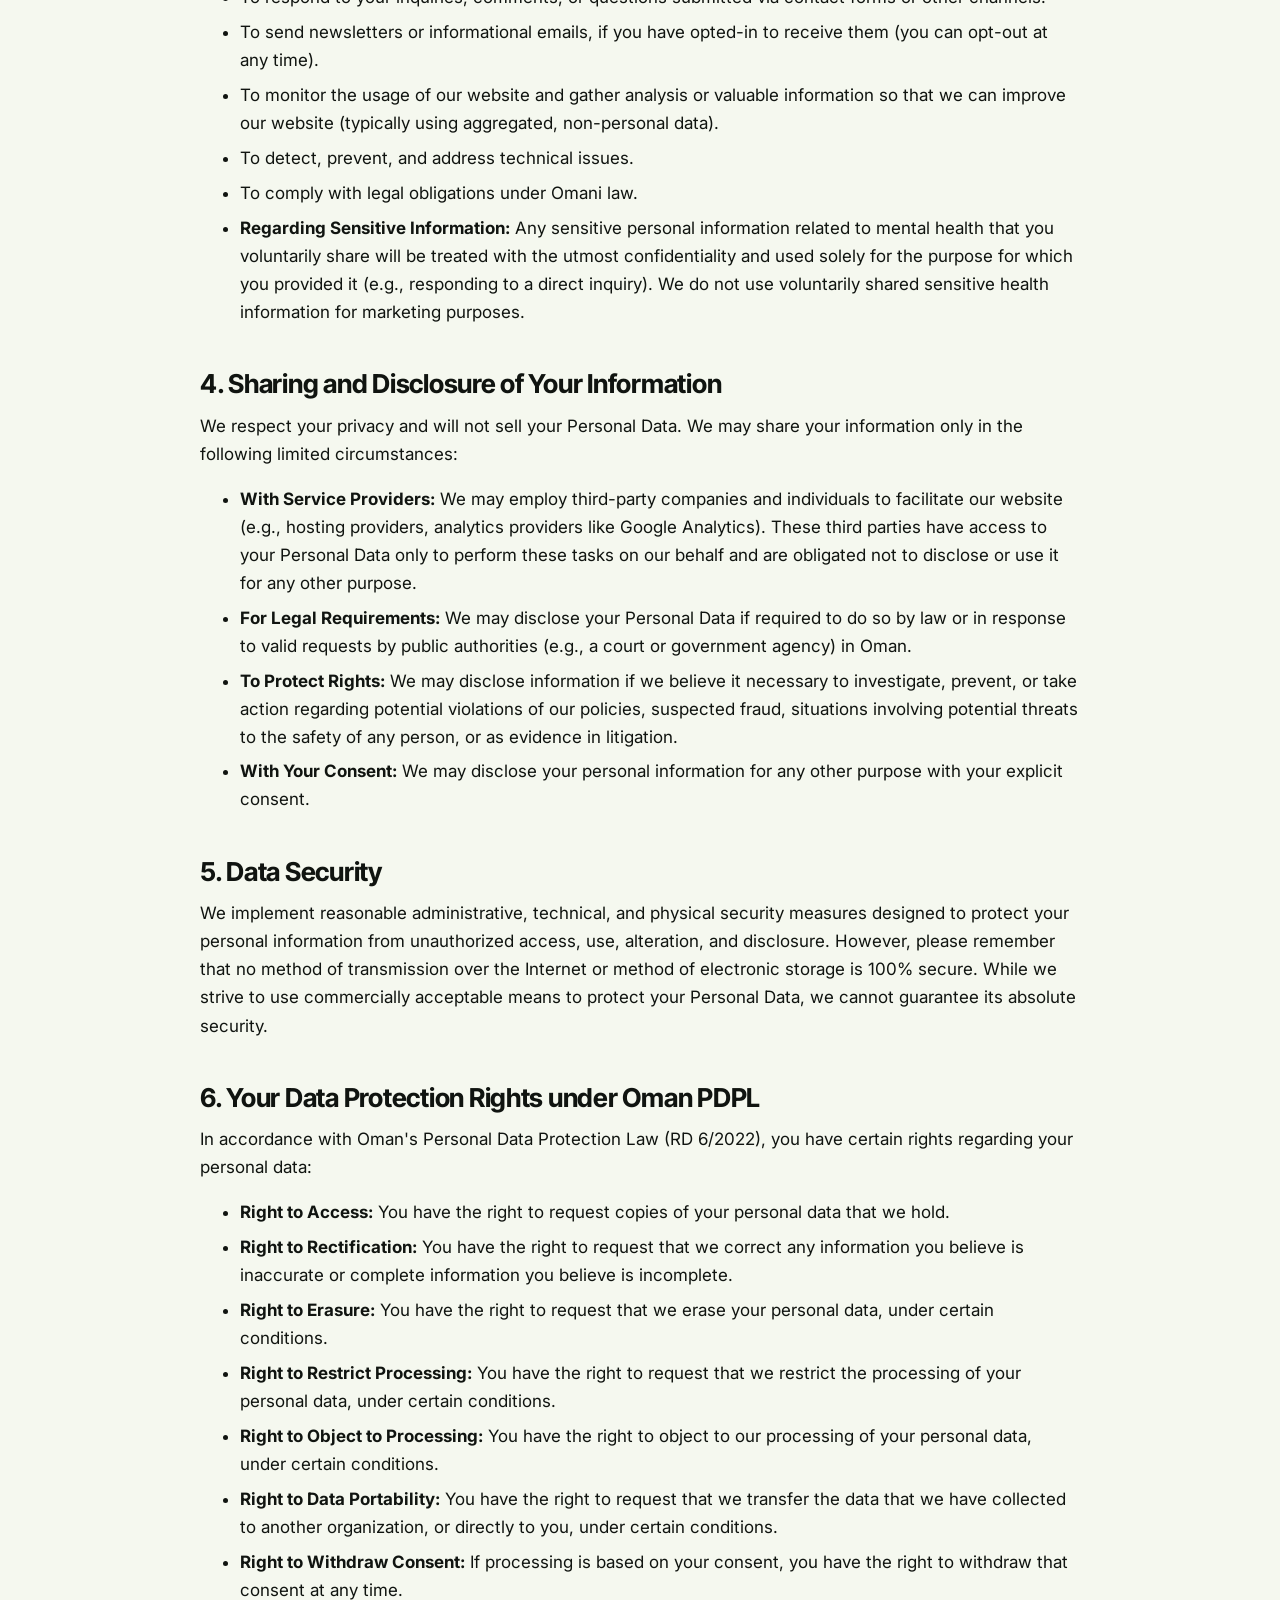
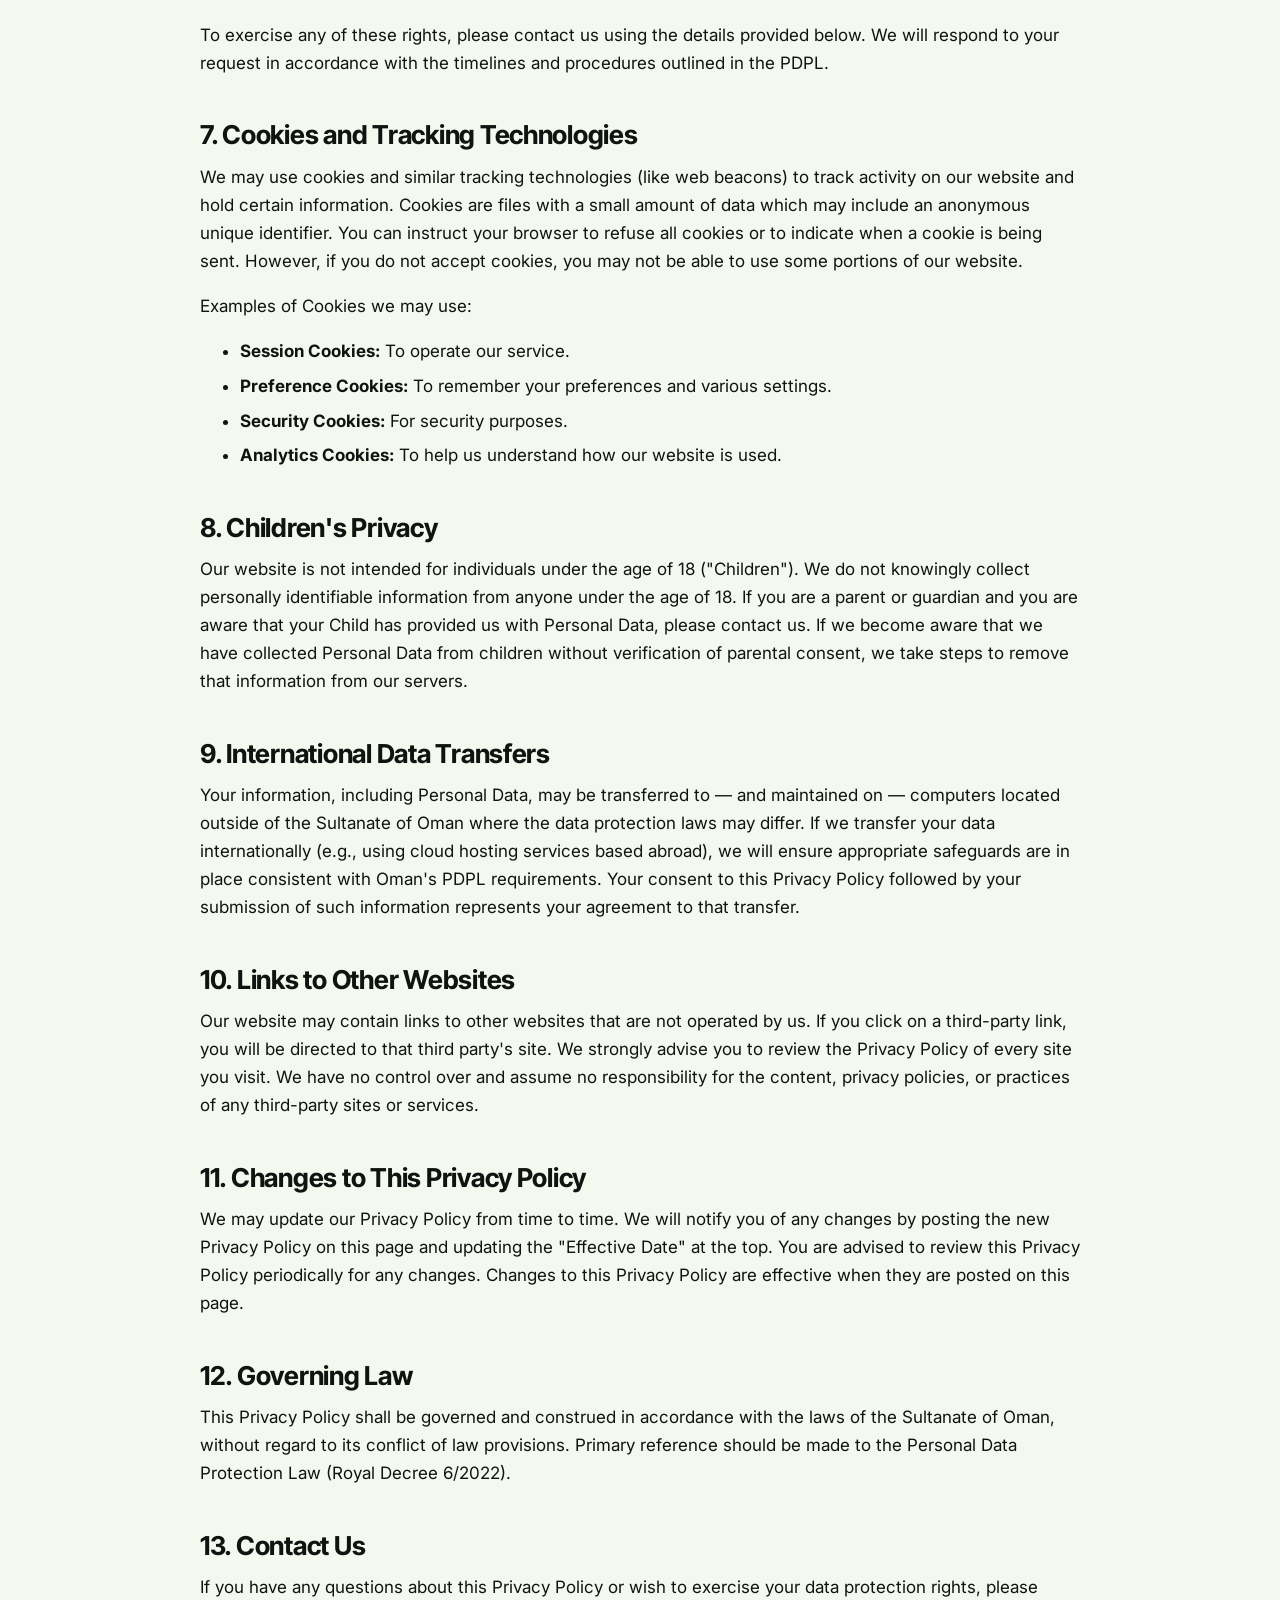
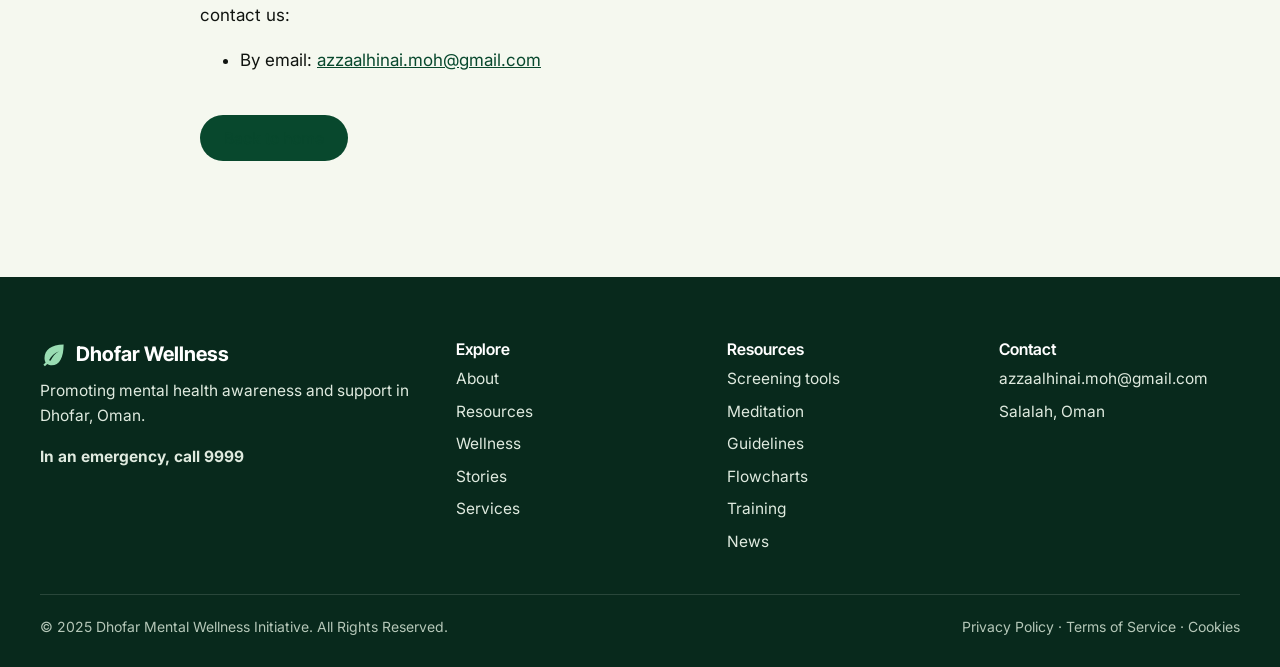
<file: privacy-policy.html>
<!doctype html>
<html lang="en" dir="ltr">
<head>
<meta charset="utf-8"><meta name="viewport" content="width=device-width,initial-scale=1">
<title>Privacy Policy | Dhofar Mental Wellness Initiative</title>
<meta name="description" content="Mental health resources, screening tools and support for Dhofar, Oman.">
<link rel="canonical" href="https://www.mentaloman.net/privacy-policy.html">
<script>(function(){var s=function(k){try{return localStorage.getItem(k)}catch(e){}},l=s('lang')||(/^ar/i.test(navigator.language)?'ar':'en'),h=document.documentElement;h.lang=l;h.dir=l==='ar'?'rtl':'ltr';h.dataset.theme=s('theme')||(matchMedia('(prefers-color-scheme: dark)').matches?'dark':'light')})()</script>
<link rel="preconnect" href="https://fonts.googleapis.com"><link rel="preconnect" href="https://fonts.gstatic.com" crossorigin>
<link href="https://fonts.googleapis.com/css2?family=Inter:wght@400;500;600&family=Inter+Tight:wght@600;700&family=Caveat:wght@400;600&family=IBM+Plex+Sans+Arabic:wght@400;500;600;700&family=Aref+Ruqaa:wght@400;700&display=swap" rel="stylesheet">
<link rel="stylesheet" href="assets/site.css">
</head>
<body>
<a class="skip" href="#main"><span lang="en">Skip to content</span><span lang="ar">تخطَّ إلى المحتوى</span></a>
<header class="top"><div class="in">
<a class="logo" href="index.html"><svg viewBox="0 0 24 24" fill="currentColor" aria-hidden="true"><path d="M21 3C10 3 4 8 4 15c0 1.500.4 3 1 4l-2 2 1.400 1.400 2-2c1.200.800 2.600 1.100 4 1.100 7 0 10.600-7 10.600-18.500zM8 17c2-4 5-6.500 9-8-3.500 2-6 4.800-7.600 8.600L8 17z"/></svg><span lang="en">Dhofar Wellness</span><span lang="ar">عافية ظفار</span></a>
<nav class="nav" aria-label="Main"><a href="index.html#about"><span lang="en">About</span><span lang="ar">عن المبادرة</span></a><a href="index.html#resources"><span lang="en">Resources</span><span lang="ar">الموارد</span></a><a href="index.html#cultural"><span lang="en">Wellness</span><span lang="ar">العافية</span></a><a href="index.html#stories"><span lang="en">Stories</span><span lang="ar">القصص</span></a><a href="index.html#services"><span lang="en">Services</span><span lang="ar">الخدمات</span></a><a href="index.html#contact"><span lang="en">Contact</span><span lang="ar">تواصل معنا</span></a></nav>
<div class="tools">
<button class="tool" id="langBtn" type="button"><span lang="en" aria-label="التبديل إلى العربية">ع</span><span lang="ar" aria-label="Switch to English">EN</span></button>
<button class="tool" id="themeBtn" type="button" aria-label="Light or dark mode"><svg class="i-moon" viewBox="0 0 24 24" fill="currentColor" aria-hidden="true"><path d="M21 14.500A9 9 0 0 1 9.500 3a9 9 0 1 0 11.500 11.500z"/></svg><svg class="i-sun" viewBox="0 0 24 24" fill="none" stroke="currentColor" stroke-width="2" stroke-linecap="round" aria-hidden="true"><circle cx="12" cy="12" r="4.500"/><path d="M12 2v2M12 20v2M2 12h2M20 12h2M5 5l1.400 1.400M17.600 17.600 19 19M5 19l1.400-1.400M17.600 6.400 19 5"/></svg></button>
<button class="tool burger" id="burger" type="button" aria-label="Menu" aria-expanded="false">☰</button>
<a class="btn" href="index.html#contact"><span lang="en">Get support</span><span lang="ar">اطلب الدعم</span></a>
</div></div></header>
<main id="main"><section class="phero"><div class="wrap"><p class="crumbs"><a href="index.html"><span lang="en">Home</span><span lang="ar">الرئيسية</span></a> / <span lang="en">Privacy Policy</span><span lang="ar">سياسة الخصوصية</span></p><h1><span lang="en">Privacy Policy</span><span lang="ar">سياسة الخصوصية</span></h1></div></section><section><div class="wrap prose">
<div lang="ar"><p class="sos">ملخص بالعربية. النص الإنجليزي أدناه هو النص المعتمد.</p><p>نلتزم بحماية خصوصيتك والتعامل مع بياناتك بمسؤولية وفق قانون حماية البيانات الشخصية العماني (المرسوم السلطاني 6/2022).</p><ul><li>قد نجمع البيانات التي تقدمها طوعًا، مثل الاسم والبريد الإلكتروني، وبيانات استخدام غير شخصية.</li><li>نستخدم البيانات لتشغيل الموقع وتحسينه والرد على استفساراتك، ولا نبيع بياناتك الشخصية.</li><li>لك حق الوصول إلى بياناتك وتصحيحها ومحوها وتقييد معالجتها والاعتراض عليها ونقلها وسحب موافقتك.</li><li>الموقع غير موجَّه لمن هم دون 18 عامًا.</li></ul><p>للتواصل: <a href="mailto:azzaalhinai.moh@gmail.com">azzaalhinai.moh@gmail.com</a></p><hr style="margin:40px 0;border:0;border-top:1px solid var(--line)"></div>
<div dir="ltr" style="text-align:left"><p>Effective Date: January 1, 2025</p>

        <h2>1. Introduction</h2>
        <p>Welcome to our Website, a resource dedicated to providing information and support related to mental health in the Sultanate of Oman ("we," "us," or "our"). We are committed to protecting the privacy and confidentiality of our visitors and users ("you").</p>
        <p>This Privacy Policy outlines how we collect, use, disclose, and protect your personal information when you visit our website. We understand the sensitive nature of mental health information and are committed to handling your data responsibly and in accordance with applicable laws, including Oman's Personal Data Protection Law (PDPL - Royal Decree 6/2022).</p>
        <p>By using our website, you agree to the collection and use of information in accordance with this policy.</p>

        <h2>2. Information We Collect</h2>
        <p>We may collect different types of information for various purposes to provide and improve our service to you:</p>
        <ul>
            <li><strong>a) Personal Data:</strong> While using our website, we may ask you to provide us with certain personally identifiable information that can be used to contact or identify you. This may include, but is not limited to:
                <ul>
                    <li>Email address (e.g., if you subscribe to a newsletter or use a contact form)</li>
                    <li>Name (e.g., if you voluntarily provide it in comments or forms)</li>
                    <li>Any other information you voluntarily provide, including potentially sensitive information related to your mental health experiences if you choose to share it via comments, forums, or contact forms. We strongly advise discretion in sharing highly sensitive personal details.</li>
                </ul>
            </li>
            <li><strong>b) Usage Data (Non-Personal Information):</strong> We may automatically collect information on how the website is accessed and used. This Usage Data may include information such as your computer's Internet Protocol (IP) address, browser type, browser version, the pages of our website that you visit, the time and date of your visit, the time spent on those pages, unique device identifiers, and other diagnostic data. This information is generally aggregated and used for analytical purposes.</li>
        </ul>

        <h2>3. How We Use Your Information</h2>
        <p>We use the collected data for various purposes:</p>
        <ul>
            <li>To provide, operate, and maintain our website.</li>
            <li>To improve the website and personalize your experience.</li>
            <li>To respond to your inquiries, comments, or questions submitted via contact forms or other channels.</li>
            <li>To send newsletters or informational emails, if you have opted-in to receive them (you can opt-out at any time).</li>
            <li>To monitor the usage of our website and gather analysis or valuable information so that we can improve our website (typically using aggregated, non-personal data).</li>
            <li>To detect, prevent, and address technical issues.</li>
            <li>To comply with legal obligations under Omani law.</li>
            <li><strong>Regarding Sensitive Information:</strong> Any sensitive personal information related to mental health that you voluntarily share will be treated with the utmost confidentiality and used solely for the purpose for which you provided it (e.g., responding to a direct inquiry). We do not use voluntarily shared sensitive health information for marketing purposes.</li>
        </ul>

        <h2>4. Sharing and Disclosure of Your Information</h2>
        <p>We respect your privacy and will not sell your Personal Data. We may share your information only in the following limited circumstances:</p>
        <ul>
            <li><strong>With Service Providers:</strong> We may employ third-party companies and individuals to facilitate our website (e.g., hosting providers, analytics providers like Google Analytics). These third parties have access to your Personal Data only to perform these tasks on our behalf and are obligated not to disclose or use it for any other purpose.</li>
            <li><strong>For Legal Requirements:</strong> We may disclose your Personal Data if required to do so by law or in response to valid requests by public authorities (e.g., a court or government agency) in Oman.</li>
            <li><strong>To Protect Rights:</strong> We may disclose information if we believe it necessary to investigate, prevent, or take action regarding potential violations of our policies, suspected fraud, situations involving potential threats to the safety of any person, or as evidence in litigation.</li>
            <li><strong>With Your Consent:</strong> We may disclose your personal information for any other purpose with your explicit consent.</li>
        </ul>

        <h2>5. Data Security</h2>
        <p>We implement reasonable administrative, technical, and physical security measures designed to protect your personal information from unauthorized access, use, alteration, and disclosure. However, please remember that no method of transmission over the Internet or method of electronic storage is 100% secure. While we strive to use commercially acceptable means to protect your Personal Data, we cannot guarantee its absolute security.</p>

        <h2>6. Your Data Protection Rights under Oman PDPL</h2>
        <p>In accordance with Oman's Personal Data Protection Law (RD 6/2022), you have certain rights regarding your personal data:</p>
        <ul>
            <li><strong>Right to Access:</strong> You have the right to request copies of your personal data that we hold.</li>
            <li><strong>Right to Rectification:</strong> You have the right to request that we correct any information you believe is inaccurate or complete information you believe is incomplete.</li>
            <li><strong>Right to Erasure:</strong> You have the right to request that we erase your personal data, under certain conditions.</li>
            <li><strong>Right to Restrict Processing:</strong> You have the right to request that we restrict the processing of your personal data, under certain conditions.</li>
            <li><strong>Right to Object to Processing:</strong> You have the right to object to our processing of your personal data, under certain conditions.</li>
            <li><strong>Right to Data Portability:</strong> You have the right to request that we transfer the data that we have collected to another organization, or directly to you, under certain conditions.</li>
            <li><strong>Right to Withdraw Consent:</strong> If processing is based on your consent, you have the right to withdraw that consent at any time.</li>
        </ul>
        <p>To exercise any of these rights, please contact us using the details provided below. We will respond to your request in accordance with the timelines and procedures outlined in the PDPL.</p>

        <h2 id="cookies">7. Cookies and Tracking Technologies</h2>
        <p>We may use cookies and similar tracking technologies (like web beacons) to track activity on our website and hold certain information. Cookies are files with a small amount of data which may include an anonymous unique identifier. You can instruct your browser to refuse all cookies or to indicate when a cookie is being sent. However, if you do not accept cookies, you may not be able to use some portions of our website.</p>
        <p>Examples of Cookies we may use:</p>
        <ul>
            <li><strong>Session Cookies:</strong> To operate our service.</li>
            <li><strong>Preference Cookies:</strong> To remember your preferences and various settings.</li>
            <li><strong>Security Cookies:</strong> For security purposes.</li>
            <li><strong>Analytics Cookies:</strong> To help us understand how our website is used.</li>
        </ul>

        <h2>8. Children's Privacy</h2>
        <p>Our website is not intended for individuals under the age of 18 ("Children"). We do not knowingly collect personally identifiable information from anyone under the age of 18. If you are a parent or guardian and you are aware that your Child has provided us with Personal Data, please contact us. If we become aware that we have collected Personal Data from children without verification of parental consent, we take steps to remove that information from our servers.</p>

        <h2>9. International Data Transfers</h2>
        <p>Your information, including Personal Data, may be transferred to — and maintained on — computers located outside of the Sultanate of Oman where the data protection laws may differ. If we transfer your data internationally (e.g., using cloud hosting services based abroad), we will ensure appropriate safeguards are in place consistent with Oman's PDPL requirements. Your consent to this Privacy Policy followed by your submission of such information represents your agreement to that transfer.</p>

        <h2>10. Links to Other Websites</h2>
        <p>Our website may contain links to other websites that are not operated by us. If you click on a third-party link, you will be directed to that third party's site. We strongly advise you to review the Privacy Policy of every site you visit. We have no control over and assume no responsibility for the content, privacy policies, or practices of any third-party sites or services.</p>

        <h2>11. Changes to This Privacy Policy</h2>
        <p>We may update our Privacy Policy from time to time. We will notify you of any changes by posting the new Privacy Policy on this page and updating the "Effective Date" at the top. You are advised to review this Privacy Policy periodically for any changes. Changes to this Privacy Policy are effective when they are posted on this page.</p>

        <h2>12. Governing Law</h2>
        <p>This Privacy Policy shall be governed and construed in accordance with the laws of the Sultanate of Oman, without regard to its conflict of law provisions. Primary reference should be made to the Personal Data Protection Law (Royal Decree 6/2022).</p>

        <h2>13. Contact Us</h2>
        <p>If you have any questions about this Privacy Policy or wish to exercise your data protection rights, please contact us:</p>
        <ul>
            <li>By email: <a href="mailto:azzaalhinai.moh@gmail.com">azzaalhinai.moh@gmail.com</a></li>
        </ul>

        </div>
<a class="btn" href="index.html" style="margin-top:24px"><span lang="en">Back to home</span><span lang="ar">العودة إلى الرئيسية</span></a></div></section></main>
<footer><div class="wrap"><div class="fgrid">
<div><a class="logo" href="index.html"><svg viewBox="0 0 24 24" fill="currentColor" aria-hidden="true"><path d="M21 3C10 3 4 8 4 15c0 1.500.4 3 1 4l-2 2 1.400 1.400 2-2c1.200.800 2.600 1.100 4 1.100 7 0 10.600-7 10.600-18.500zM8 17c2-4 5-6.500 9-8-3.500 2-6 4.800-7.600 8.600L8 17z"/></svg><span lang="en">Dhofar Wellness</span><span lang="ar">عافية ظفار</span></a><p lang="en" >Promoting mental health awareness and support in Dhofar, Oman.</p><p lang="ar" >نعزز الوعي بالصحة النفسية ودعمها في ظفار، عُمان.</p>
<p><strong><span lang="en">In an emergency, call</span><span lang="ar">في حالات الطوارئ، اتصل على</span> <a href="tel:9999" dir="ltr">9999</a></strong></p></div>
<div><h3><span lang="en">Explore</span><span lang="ar">استكشف</span></h3><ul><li><a href="index.html#about"><span lang="en">About</span><span lang="ar">عن المبادرة</span></a></li><li><a href="index.html#resources"><span lang="en">Resources</span><span lang="ar">الموارد</span></a></li><li><a href="index.html#cultural"><span lang="en">Wellness</span><span lang="ar">العافية</span></a></li><li><a href="index.html#stories"><span lang="en">Stories</span><span lang="ar">القصص</span></a></li><li><a href="index.html#services"><span lang="en">Services</span><span lang="ar">الخدمات</span></a></li></ul></div>
<div><h3><span lang="en">Resources</span><span lang="ar">الموارد</span></h3><ul><li><a href="screening.html"><span lang="en">Screening tools</span><span lang="ar">أدوات الفحص</span></a></li><li><a href="meditation.html"><span lang="en">Meditation</span><span lang="ar">التأمل</span></a></li><li><a href="guidelines.html"><span lang="en">Guidelines</span><span lang="ar">الإرشادات</span></a></li><li><a href="flowcharts.html"><span lang="en">Flowcharts</span><span lang="ar">المخططات</span></a></li><li><a href="training-materials.html"><span lang="en">Training</span><span lang="ar">التدريب</span></a></li><li><a href="news.html"><span lang="en">News</span><span lang="ar">الأخبار</span></a></li></ul></div>
<div><h3><span lang="en">Contact</span><span lang="ar">تواصل</span></h3><ul><li><a href="mailto:azzaalhinai.moh@gmail.com">azzaalhinai.moh@gmail.com</a></li><li><a href="https://maps.app.goo.gl/Nxb3UMQnz2cRVhFw8" target="_blank" rel="noopener"><span lang="en">Salalah, Oman</span><span lang="ar">صلالة، عُمان</span></a></li></ul></div>
</div><div class="fend"><span>© 2025 <span lang="en">Dhofar Mental Wellness Initiative. All Rights Reserved.</span><span lang="ar">مبادرة ظفار للعافية النفسية. جميع الحقوق محفوظة.</span></span>
<span><a href="privacy-policy.html"><span lang="en">Privacy Policy</span><span lang="ar">سياسة الخصوصية</span></a> · <a href="terms-of-service.html"><span lang="en">Terms of Service</span><span lang="ar">شروط الخدمة</span></a> · <a href="privacy-policy.html#cookies"><span lang="en">Cookies</span><span lang="ar">ملفات تعريف الارتباط</span></a></span></div></div></footer>
<script src="assets/site.js"></script>
</body></html>
</file>
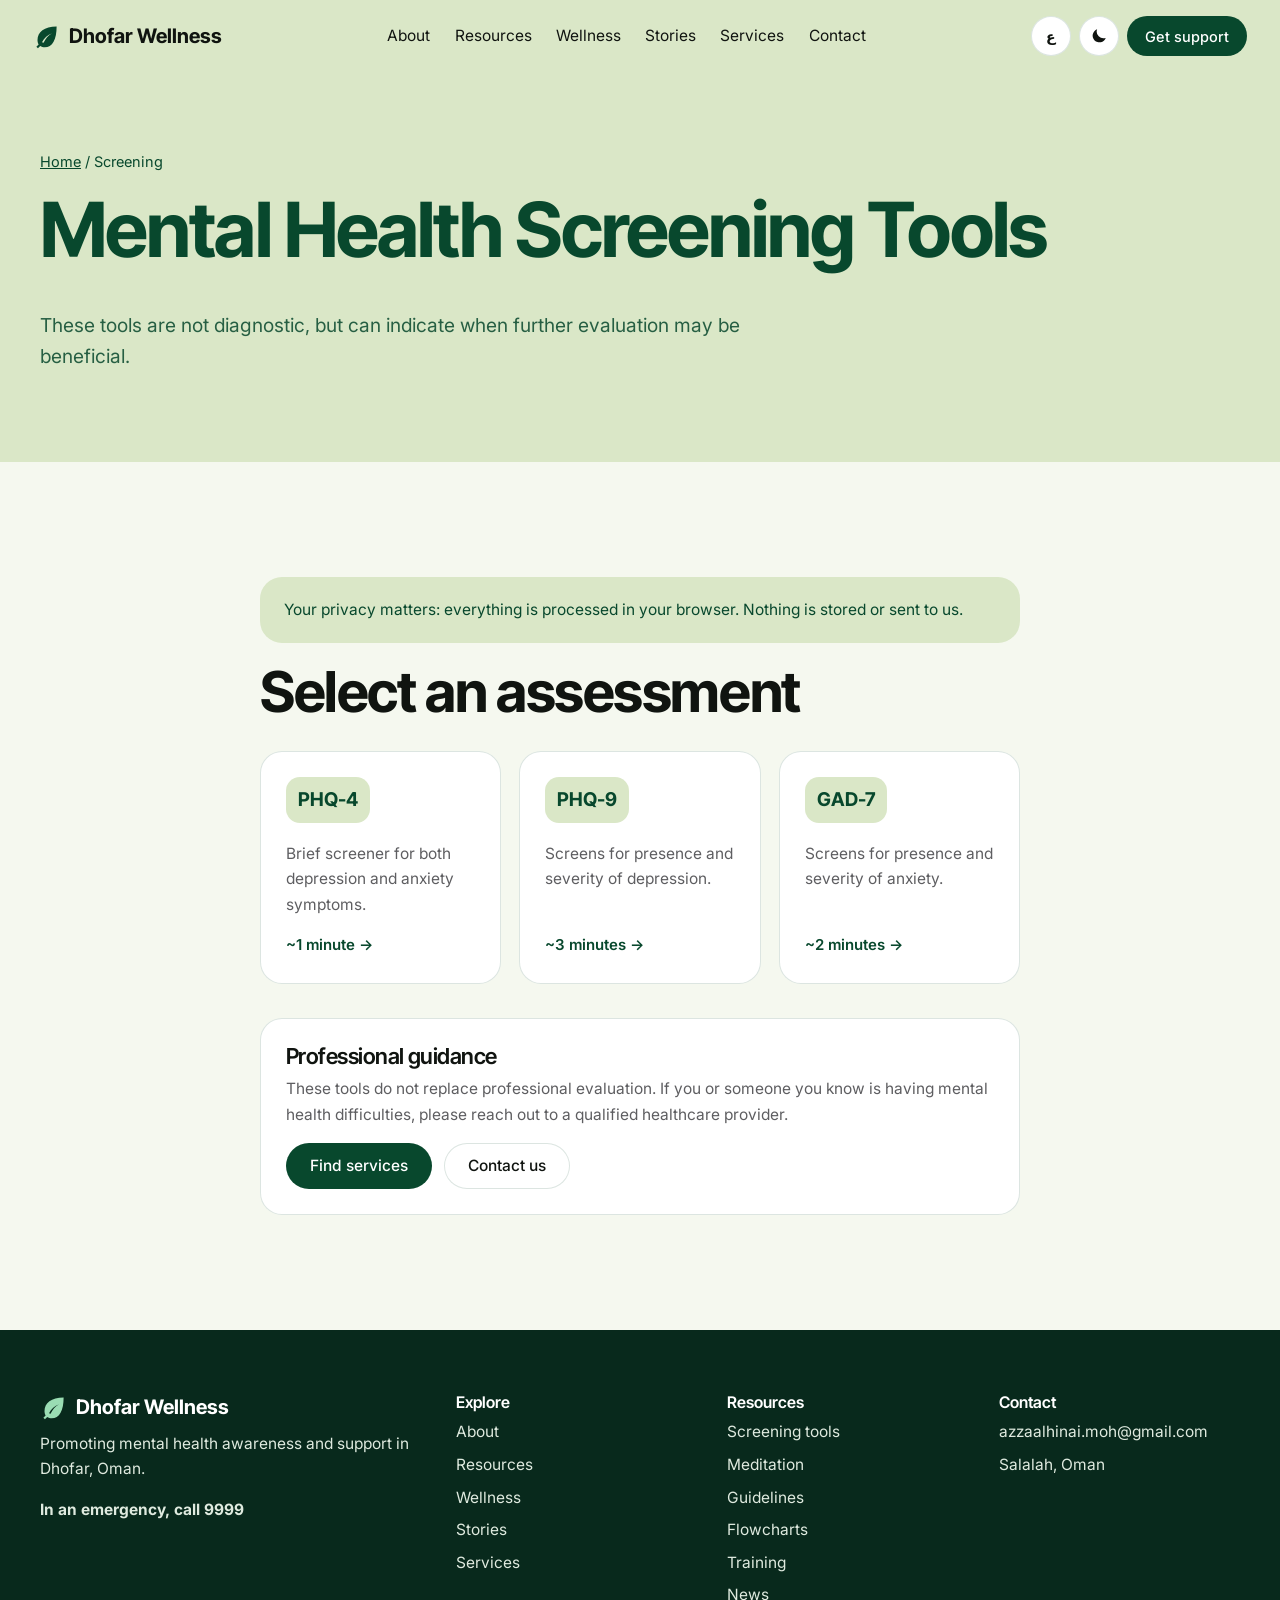
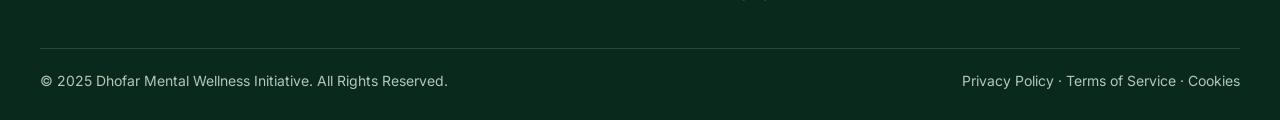
<file: screening.html>
<!doctype html>
<html lang="en" dir="ltr">
<head>
<meta charset="utf-8"><meta name="viewport" content="width=device-width,initial-scale=1">
<title>Screening Tools | Dhofar Mental Wellness Initiative</title>
<meta name="description" content="Mental health resources, screening tools and support for Dhofar, Oman.">
<link rel="canonical" href="https://www.mentaloman.net/screening.html">
<script>(function(){var s=function(k){try{return localStorage.getItem(k)}catch(e){}},l=s('lang')||(/^ar/i.test(navigator.language)?'ar':'en'),h=document.documentElement;h.lang=l;h.dir=l==='ar'?'rtl':'ltr';h.dataset.theme=s('theme')||(matchMedia('(prefers-color-scheme: dark)').matches?'dark':'light')})()</script>
<link rel="preconnect" href="https://fonts.googleapis.com"><link rel="preconnect" href="https://fonts.gstatic.com" crossorigin>
<link href="https://fonts.googleapis.com/css2?family=Inter:wght@400;500;600&family=Inter+Tight:wght@600;700&family=Caveat:wght@400;600&family=IBM+Plex+Sans+Arabic:wght@400;500;600;700&family=Aref+Ruqaa:wght@400;700&display=swap" rel="stylesheet">
<link rel="stylesheet" href="assets/site.css">
</head>
<body>
<a class="skip" href="#main"><span lang="en">Skip to content</span><span lang="ar">تخطَّ إلى المحتوى</span></a>
<header class="top"><div class="in">
<a class="logo" href="index.html"><svg viewBox="0 0 24 24" fill="currentColor" aria-hidden="true"><path d="M21 3C10 3 4 8 4 15c0 1.500.4 3 1 4l-2 2 1.400 1.400 2-2c1.200.800 2.600 1.100 4 1.100 7 0 10.600-7 10.600-18.500zM8 17c2-4 5-6.500 9-8-3.500 2-6 4.800-7.600 8.600L8 17z"/></svg><span lang="en">Dhofar Wellness</span><span lang="ar">عافية ظفار</span></a>
<nav class="nav" aria-label="Main"><a href="index.html#about"><span lang="en">About</span><span lang="ar">عن المبادرة</span></a><a href="index.html#resources"><span lang="en">Resources</span><span lang="ar">الموارد</span></a><a href="index.html#cultural"><span lang="en">Wellness</span><span lang="ar">العافية</span></a><a href="index.html#stories"><span lang="en">Stories</span><span lang="ar">القصص</span></a><a href="index.html#services"><span lang="en">Services</span><span lang="ar">الخدمات</span></a><a href="index.html#contact"><span lang="en">Contact</span><span lang="ar">تواصل معنا</span></a></nav>
<div class="tools">
<button class="tool" id="langBtn" type="button"><span lang="en" aria-label="التبديل إلى العربية">ع</span><span lang="ar" aria-label="Switch to English">EN</span></button>
<button class="tool" id="themeBtn" type="button" aria-label="Light or dark mode"><svg class="i-moon" viewBox="0 0 24 24" fill="currentColor" aria-hidden="true"><path d="M21 14.500A9 9 0 0 1 9.500 3a9 9 0 1 0 11.500 11.500z"/></svg><svg class="i-sun" viewBox="0 0 24 24" fill="none" stroke="currentColor" stroke-width="2" stroke-linecap="round" aria-hidden="true"><circle cx="12" cy="12" r="4.500"/><path d="M12 2v2M12 20v2M2 12h2M20 12h2M5 5l1.400 1.400M17.600 17.600 19 19M5 19l1.400-1.400M17.600 6.400 19 5"/></svg></button>
<button class="tool burger" id="burger" type="button" aria-label="Menu" aria-expanded="false">☰</button>
<a class="btn" href="index.html#contact"><span lang="en">Get support</span><span lang="ar">اطلب الدعم</span></a>
</div></div></header>
<main id="main"><section class="phero"><div class="wrap"><p class="crumbs"><a href="index.html"><span lang="en">Home</span><span lang="ar">الرئيسية</span></a> / <span lang="en">Screening</span><span lang="ar">الفحص</span></p><h1><span lang="en">Mental Health Screening Tools</span><span lang="ar">أدوات فحص الصحة النفسية</span></h1><p lang="en" class="lead">These tools are not diagnostic, but can indicate when further evaluation may be beneficial.</p><p lang="ar" class="lead">هذه الأدوات ليست تشخيصية، لكنها قد تشير إلى متى يكون التقييم الإضافي مفيدًا.</p></div></section>
<section><div class="wrap steps"><p class="sos" style="font-size:15.5px"><span lang="en">Your privacy matters: everything is processed in your browser. Nothing is stored or sent to us.</span><span lang="ar">خصوصيتك مهمة: تجري المعالجة كلها في متصفحك، ولا يُخزَّن أي شيء أو يُرسل إلينا.</span></p>
<div id="picker"><h2><span lang="en">Select an assessment</span><span lang="ar">اختر تقييمًا</span></h2><div class="grid" style="grid-template-columns:repeat(auto-fit,minmax(210px,1fr))"><button class="card" type="button" data-tool="phq4"><div class="ico" style="width:auto;padding:0 12px">PHQ-4</div><p><span lang="en">Brief screener for both depression and anxiety symptoms.</span><span lang="ar">فحص سريع لأعراض الاكتئاب والقلق.</span></p><span class="go"><span lang="en">~1 minute</span><span lang="ar">نحو دقيقة</span></span></button><button class="card" type="button" data-tool="phq9"><div class="ico" style="width:auto;padding:0 12px">PHQ-9</div><p><span lang="en">Screens for presence and severity of depression.</span><span lang="ar">يفحص وجود الاكتئاب وشدته.</span></p><span class="go"><span lang="en">~3 minutes</span><span lang="ar">نحو 3 دقائق</span></span></button><button class="card" type="button" data-tool="gad7"><div class="ico" style="width:auto;padding:0 12px">GAD-7</div><p><span lang="en">Screens for presence and severity of anxiety.</span><span lang="ar">يفحص وجود القلق وشدته.</span></p><span class="go"><span lang="en">~2 minutes</span><span lang="ar">نحو دقيقتين</span></span></button></div></div>
<div id="app" aria-live="polite"></div>
<div class="card" style="margin-top:34px"><h3><span lang="en">Professional guidance</span><span lang="ar">إرشاد مهني</span></h3><p><span lang="en">These tools do not replace professional evaluation. If you or someone you know is having mental health difficulties, please reach out to a qualified healthcare provider.</span><span lang="ar">لا تُغني هذه الأدوات عن التقييم المهني. إذا كنت أنت أو أحد معارفك تواجهون صعوبات نفسية، فيُرجى التواصل مع مقدم رعاية صحية مؤهل.</span></p>
<div class="btns"><a class="btn" href="index.html#services"><span lang="en">Find services</span><span lang="ar">ابحث عن الخدمات</span></a><a class="btn ghost" href="index.html#contact"><span lang="en">Contact us</span><span lang="ar">تواصل معنا</span></a></div></div></div></section></main>
<footer><div class="wrap"><div class="fgrid">
<div><a class="logo" href="index.html"><svg viewBox="0 0 24 24" fill="currentColor" aria-hidden="true"><path d="M21 3C10 3 4 8 4 15c0 1.500.4 3 1 4l-2 2 1.400 1.400 2-2c1.200.800 2.600 1.100 4 1.100 7 0 10.600-7 10.600-18.500zM8 17c2-4 5-6.500 9-8-3.500 2-6 4.800-7.600 8.600L8 17z"/></svg><span lang="en">Dhofar Wellness</span><span lang="ar">عافية ظفار</span></a><p lang="en" >Promoting mental health awareness and support in Dhofar, Oman.</p><p lang="ar" >نعزز الوعي بالصحة النفسية ودعمها في ظفار، عُمان.</p>
<p><strong><span lang="en">In an emergency, call</span><span lang="ar">في حالات الطوارئ، اتصل على</span> <a href="tel:9999" dir="ltr">9999</a></strong></p></div>
<div><h3><span lang="en">Explore</span><span lang="ar">استكشف</span></h3><ul><li><a href="index.html#about"><span lang="en">About</span><span lang="ar">عن المبادرة</span></a></li><li><a href="index.html#resources"><span lang="en">Resources</span><span lang="ar">الموارد</span></a></li><li><a href="index.html#cultural"><span lang="en">Wellness</span><span lang="ar">العافية</span></a></li><li><a href="index.html#stories"><span lang="en">Stories</span><span lang="ar">القصص</span></a></li><li><a href="index.html#services"><span lang="en">Services</span><span lang="ar">الخدمات</span></a></li></ul></div>
<div><h3><span lang="en">Resources</span><span lang="ar">الموارد</span></h3><ul><li><a href="screening.html"><span lang="en">Screening tools</span><span lang="ar">أدوات الفحص</span></a></li><li><a href="meditation.html"><span lang="en">Meditation</span><span lang="ar">التأمل</span></a></li><li><a href="guidelines.html"><span lang="en">Guidelines</span><span lang="ar">الإرشادات</span></a></li><li><a href="flowcharts.html"><span lang="en">Flowcharts</span><span lang="ar">المخططات</span></a></li><li><a href="training-materials.html"><span lang="en">Training</span><span lang="ar">التدريب</span></a></li><li><a href="news.html"><span lang="en">News</span><span lang="ar">الأخبار</span></a></li></ul></div>
<div><h3><span lang="en">Contact</span><span lang="ar">تواصل</span></h3><ul><li><a href="mailto:azzaalhinai.moh@gmail.com">azzaalhinai.moh@gmail.com</a></li><li><a href="https://maps.app.goo.gl/Nxb3UMQnz2cRVhFw8" target="_blank" rel="noopener"><span lang="en">Salalah, Oman</span><span lang="ar">صلالة، عُمان</span></a></li></ul></div>
</div><div class="fend"><span>© 2025 <span lang="en">Dhofar Mental Wellness Initiative. All Rights Reserved.</span><span lang="ar">مبادرة ظفار للعافية النفسية. جميع الحقوق محفوظة.</span></span>
<span><a href="privacy-policy.html"><span lang="en">Privacy Policy</span><span lang="ar">سياسة الخصوصية</span></a> · <a href="terms-of-service.html"><span lang="en">Terms of Service</span><span lang="ar">شروط الخدمة</span></a> · <a href="privacy-policy.html#cookies"><span lang="en">Cookies</span><span lang="ar">ملفات تعريف الارتباط</span></a></span></div></div></footer>
<script src="assets/screening-data.js"></script><script src="assets/screening.js"></script><script src="assets/site.js"></script>
</body></html>
</file>
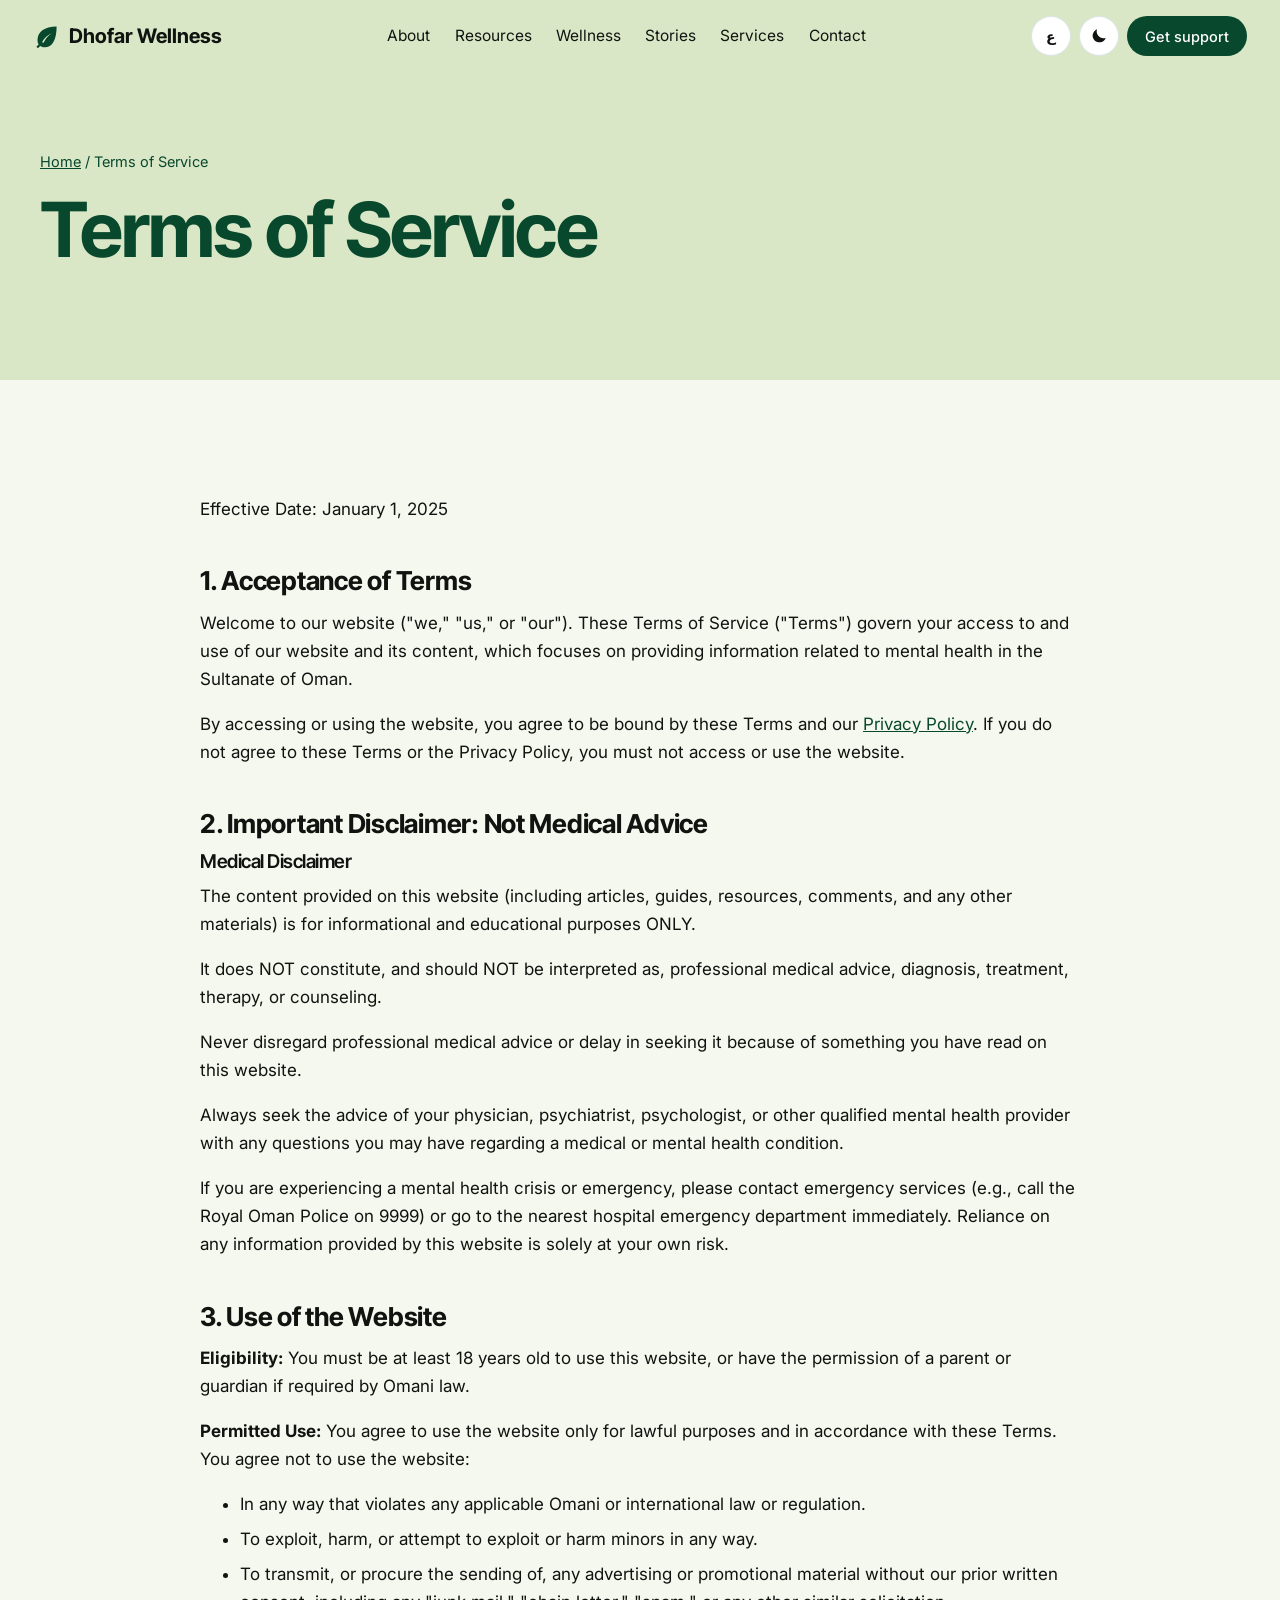
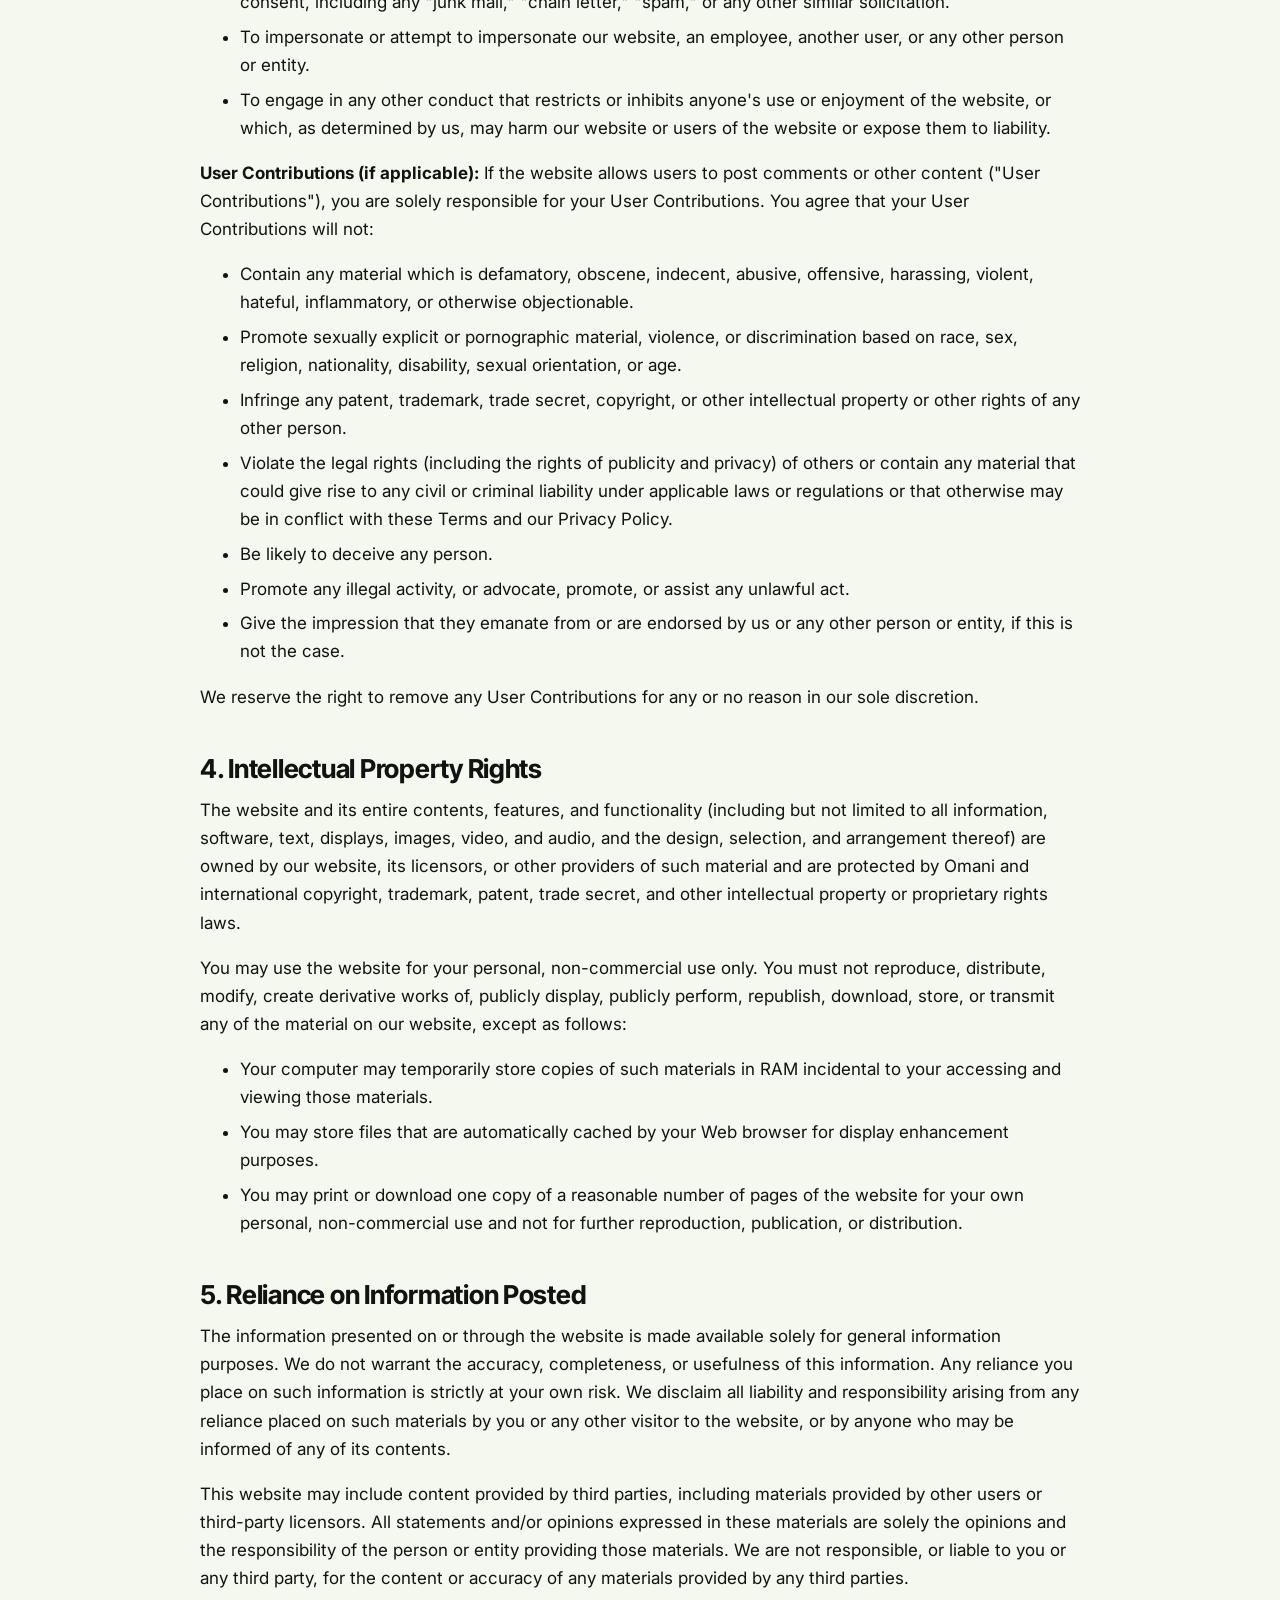
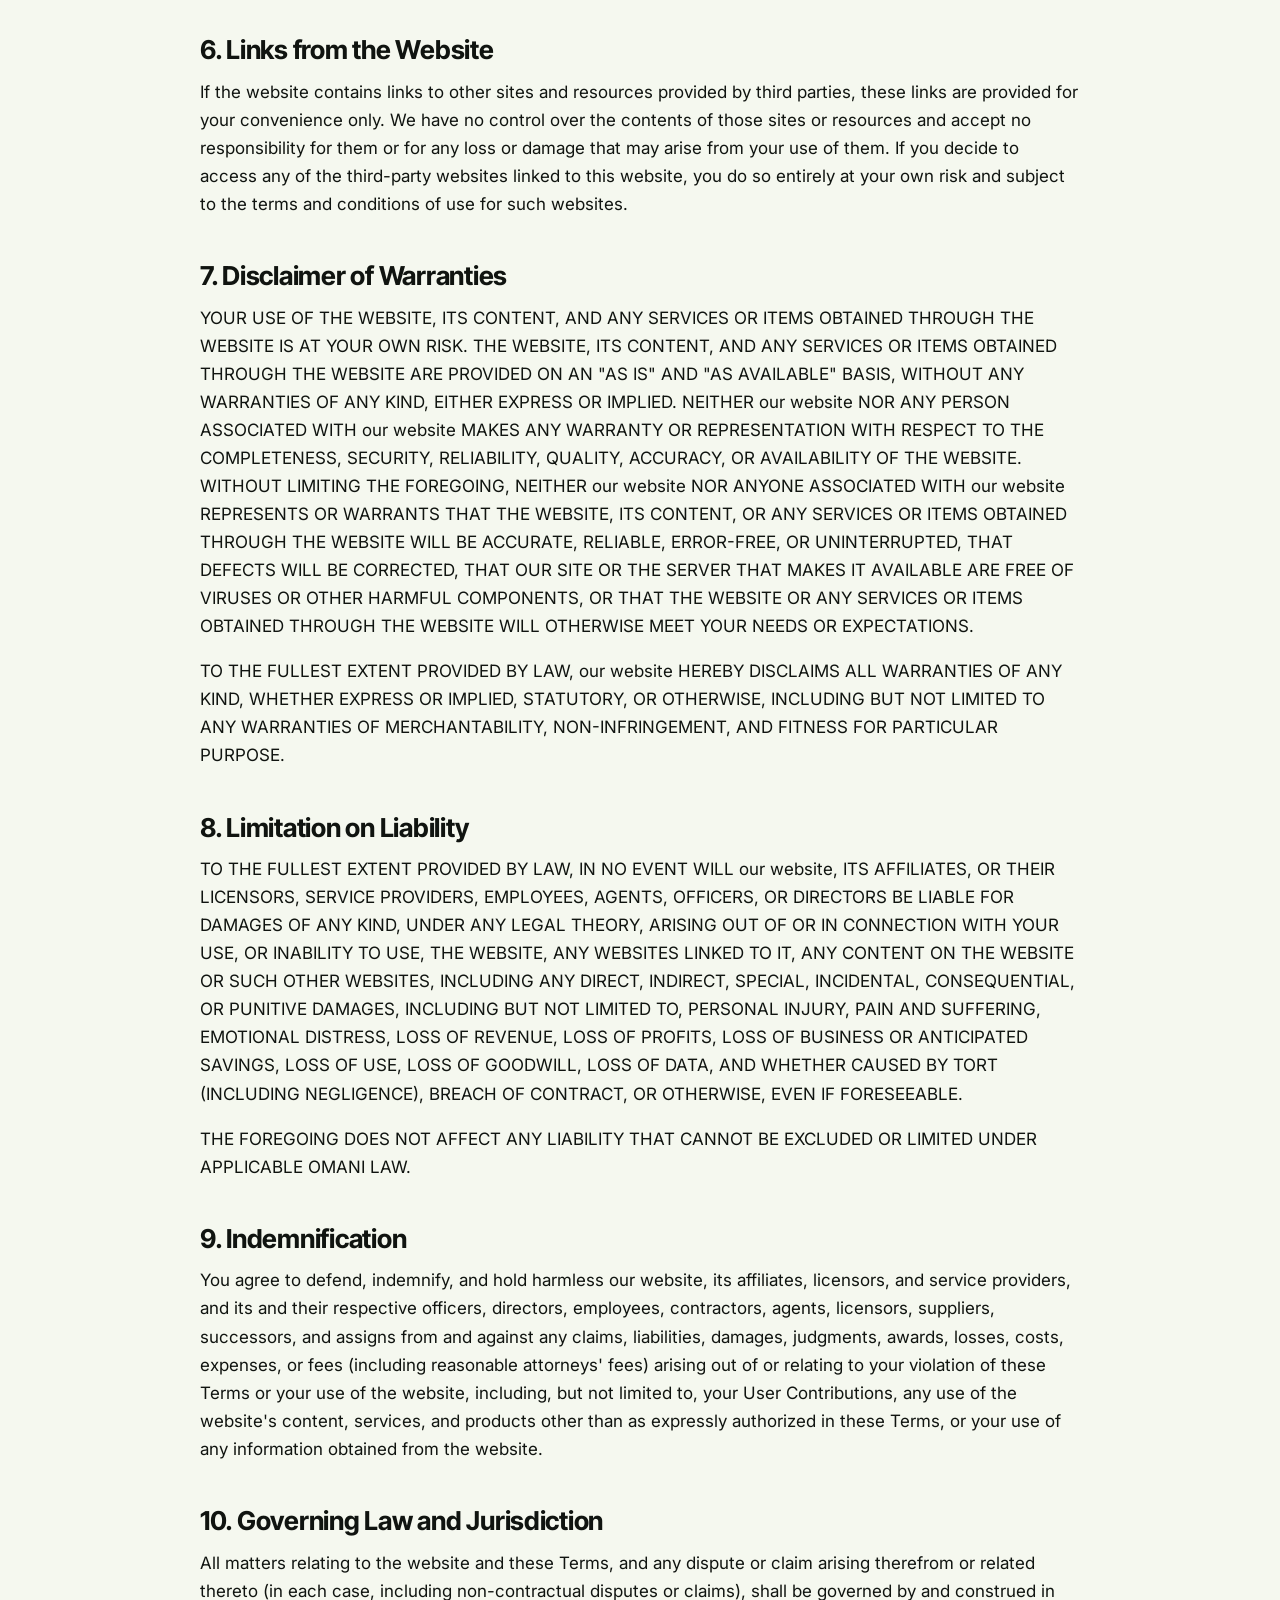
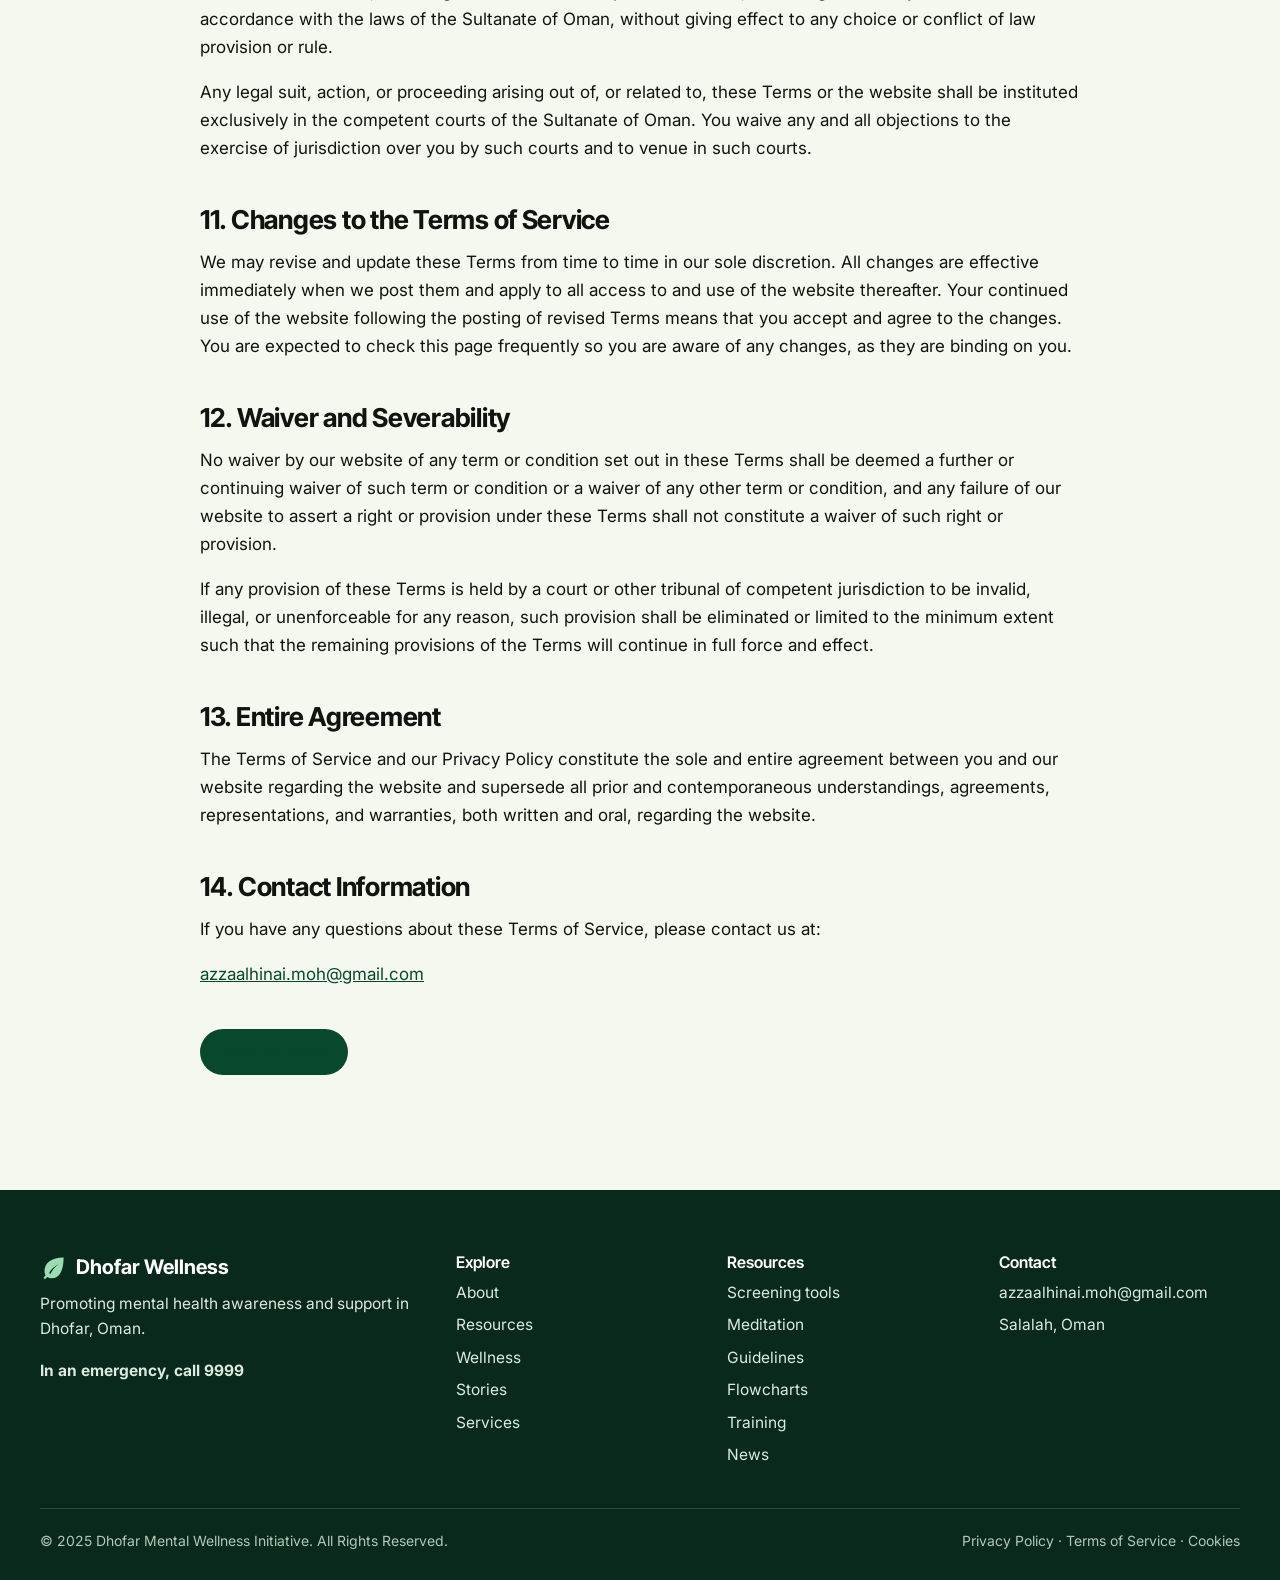
<file: terms-of-service.html>
<!doctype html>
<html lang="en" dir="ltr">
<head>
<meta charset="utf-8"><meta name="viewport" content="width=device-width,initial-scale=1">
<title>Terms of Service | Dhofar Mental Wellness Initiative</title>
<meta name="description" content="Mental health resources, screening tools and support for Dhofar, Oman.">
<link rel="canonical" href="https://www.mentaloman.net/terms-of-service.html">
<script>(function(){var s=function(k){try{return localStorage.getItem(k)}catch(e){}},l=s('lang')||(/^ar/i.test(navigator.language)?'ar':'en'),h=document.documentElement;h.lang=l;h.dir=l==='ar'?'rtl':'ltr';h.dataset.theme=s('theme')||(matchMedia('(prefers-color-scheme: dark)').matches?'dark':'light')})()</script>
<link rel="preconnect" href="https://fonts.googleapis.com"><link rel="preconnect" href="https://fonts.gstatic.com" crossorigin>
<link href="https://fonts.googleapis.com/css2?family=Inter:wght@400;500;600&family=Inter+Tight:wght@600;700&family=Caveat:wght@400;600&family=IBM+Plex+Sans+Arabic:wght@400;500;600;700&family=Aref+Ruqaa:wght@400;700&display=swap" rel="stylesheet">
<link rel="stylesheet" href="assets/site.css">
</head>
<body>
<a class="skip" href="#main"><span lang="en">Skip to content</span><span lang="ar">تخطَّ إلى المحتوى</span></a>
<header class="top"><div class="in">
<a class="logo" href="index.html"><svg viewBox="0 0 24 24" fill="currentColor" aria-hidden="true"><path d="M21 3C10 3 4 8 4 15c0 1.500.4 3 1 4l-2 2 1.400 1.400 2-2c1.200.800 2.600 1.100 4 1.100 7 0 10.600-7 10.600-18.500zM8 17c2-4 5-6.500 9-8-3.500 2-6 4.800-7.600 8.600L8 17z"/></svg><span lang="en">Dhofar Wellness</span><span lang="ar">عافية ظفار</span></a>
<nav class="nav" aria-label="Main"><a href="index.html#about"><span lang="en">About</span><span lang="ar">عن المبادرة</span></a><a href="index.html#resources"><span lang="en">Resources</span><span lang="ar">الموارد</span></a><a href="index.html#cultural"><span lang="en">Wellness</span><span lang="ar">العافية</span></a><a href="index.html#stories"><span lang="en">Stories</span><span lang="ar">القصص</span></a><a href="index.html#services"><span lang="en">Services</span><span lang="ar">الخدمات</span></a><a href="index.html#contact"><span lang="en">Contact</span><span lang="ar">تواصل معنا</span></a></nav>
<div class="tools">
<button class="tool" id="langBtn" type="button"><span lang="en" aria-label="التبديل إلى العربية">ع</span><span lang="ar" aria-label="Switch to English">EN</span></button>
<button class="tool" id="themeBtn" type="button" aria-label="Light or dark mode"><svg class="i-moon" viewBox="0 0 24 24" fill="currentColor" aria-hidden="true"><path d="M21 14.500A9 9 0 0 1 9.500 3a9 9 0 1 0 11.500 11.500z"/></svg><svg class="i-sun" viewBox="0 0 24 24" fill="none" stroke="currentColor" stroke-width="2" stroke-linecap="round" aria-hidden="true"><circle cx="12" cy="12" r="4.500"/><path d="M12 2v2M12 20v2M2 12h2M20 12h2M5 5l1.400 1.400M17.600 17.600 19 19M5 19l1.400-1.400M17.600 6.400 19 5"/></svg></button>
<button class="tool burger" id="burger" type="button" aria-label="Menu" aria-expanded="false">☰</button>
<a class="btn" href="index.html#contact"><span lang="en">Get support</span><span lang="ar">اطلب الدعم</span></a>
</div></div></header>
<main id="main"><section class="phero"><div class="wrap"><p class="crumbs"><a href="index.html"><span lang="en">Home</span><span lang="ar">الرئيسية</span></a> / <span lang="en">Terms of Service</span><span lang="ar">شروط الخدمة</span></p><h1><span lang="en">Terms of Service</span><span lang="ar">شروط الخدمة</span></h1></div></section><section><div class="wrap prose">
<div lang="ar"><p class="sos">ملخص بالعربية. النص الإنجليزي أدناه هو النص المعتمد.</p><p class="alert"><strong>إخلاء مسؤولية طبية:</strong> محتوى هذا الموقع لأغراض معلوماتية وتثقيفية فقط، ولا يُعد نصيحة طبية أو تشخيصًا أو علاجًا. إذا كنت تمر بأزمة نفسية أو حالة طارئة، فاتصل بشرطة عمان السلطانية على 9999 أو توجّه إلى أقرب قسم طوارئ فورًا.</p><ul><li>باستخدامك الموقع فإنك توافق على هذه الشروط وعلى سياسة الخصوصية.</li><li>يجب استخدام الموقع لأغراض مشروعة وشخصية وغير تجارية.</li><li>يخضع الموقع لقوانين سلطنة عُمان وتختص بنزاعاته محاكمها.</li></ul><p>للتواصل: <a href="mailto:azzaalhinai.moh@gmail.com">azzaalhinai.moh@gmail.com</a></p><hr style="margin:40px 0;border:0;border-top:1px solid var(--line)"></div>
<div dir="ltr" style="text-align:left"><p>Effective Date: January 1, 2025</p>

        <h2>1. Acceptance of Terms</h2>
        <p>Welcome to our website ("we," "us," or "our"). These Terms of Service ("Terms") govern your access to and use of our website and its content, which focuses on providing information related to mental health in the Sultanate of Oman.</p>
        <p>By accessing or using the website, you agree to be bound by these Terms and our <a href="privacy-policy.html">Privacy Policy</a>. If you do not agree to these Terms or the Privacy Policy, you must not access or use the website.</p>

        <h2>2. Important Disclaimer: Not Medical Advice</h2>
        
            <h3>Medical Disclaimer</h3>
            <p>The content provided on this website (including articles, guides, resources, comments, and any other materials) is for informational and educational purposes ONLY.</p>
            <p>It does NOT constitute, and should NOT be interpreted as, professional medical advice, diagnosis, treatment, therapy, or counseling.</p>
            <p>Never disregard professional medical advice or delay in seeking it because of something you have read on this website.</p>
            <p>Always seek the advice of your physician, psychiatrist, psychologist, or other qualified mental health provider with any questions you may have regarding a medical or mental health condition.</p>
            <p>If you are experiencing a mental health crisis or emergency, please contact emergency services (e.g., call the Royal Oman Police on 9999) or go to the nearest hospital emergency department immediately. Reliance on any information provided by this website is solely at your own risk.</p>
        

        <h2>3. Use of the Website</h2>
        <p><strong>Eligibility:</strong> You must be at least 18 years old to use this website, or have the permission of a parent or guardian if required by Omani law.</p>
        <p><strong>Permitted Use:</strong> You agree to use the website only for lawful purposes and in accordance with these Terms. You agree not to use the website:</p>
        <ul>
            <li>In any way that violates any applicable Omani or international law or regulation.</li>
            <li>To exploit, harm, or attempt to exploit or harm minors in any way.</li>
            <li>To transmit, or procure the sending of, any advertising or promotional material without our prior written consent, including any "junk mail," "chain letter," "spam," or any other similar solicitation.</li>
            <li>To impersonate or attempt to impersonate our website, an employee, another user, or any other person or entity.</li>
            <li>To engage in any other conduct that restricts or inhibits anyone's use or enjoyment of the website, or which, as determined by us, may harm our website or users of the website or expose them to liability.</li>
        </ul>
        
        <p><strong>User Contributions (if applicable):</strong> If the website allows users to post comments or other content ("User Contributions"), you are solely responsible for your User Contributions. You agree that your User Contributions will not:</p>
        <ul>
            <li>Contain any material which is defamatory, obscene, indecent, abusive, offensive, harassing, violent, hateful, inflammatory, or otherwise objectionable.</li>
            <li>Promote sexually explicit or pornographic material, violence, or discrimination based on race, sex, religion, nationality, disability, sexual orientation, or age.</li>
            <li>Infringe any patent, trademark, trade secret, copyright, or other intellectual property or other rights of any other person.</li>
            <li>Violate the legal rights (including the rights of publicity and privacy) of others or contain any material that could give rise to any civil or criminal liability under applicable laws or regulations or that otherwise may be in conflict with these Terms and our Privacy Policy.</li>
            <li>Be likely to deceive any person.</li>
            <li>Promote any illegal activity, or advocate, promote, or assist any unlawful act.</li>
            <li>Give the impression that they emanate from or are endorsed by us or any other person or entity, if this is not the case.</li>
        </ul>
        <p>We reserve the right to remove any User Contributions for any or no reason in our sole discretion.</p>

        <h2>4. Intellectual Property Rights</h2>
        <p>The website and its entire contents, features, and functionality (including but not limited to all information, software, text, displays, images, video, and audio, and the design, selection, and arrangement thereof) are owned by our website, its licensors, or other providers of such material and are protected by Omani and international copyright, trademark, patent, trade secret, and other intellectual property or proprietary rights laws.</p>
        <p>You may use the website for your personal, non-commercial use only. You must not reproduce, distribute, modify, create derivative works of, publicly display, publicly perform, republish, download, store, or transmit any of the material on our website, except as follows:</p>
        <ul>
            <li>Your computer may temporarily store copies of such materials in RAM incidental to your accessing and viewing those materials.</li>
            <li>You may store files that are automatically cached by your Web browser for display enhancement purposes.</li>
            <li>You may print or download one copy of a reasonable number of pages of the website for your own personal, non-commercial use and not for further reproduction, publication, or distribution.</li>
        </ul>

        <h2>5. Reliance on Information Posted</h2>
        <p>The information presented on or through the website is made available solely for general information purposes. We do not warrant the accuracy, completeness, or usefulness of this information. Any reliance you place on such information is strictly at your own risk. We disclaim all liability and responsibility arising from any reliance placed on such materials by you or any other visitor to the website, or by anyone who may be informed of any of its contents.</p>
        <p>This website may include content provided by third parties, including materials provided by other users or third-party licensors. All statements and/or opinions expressed in these materials are solely the opinions and the responsibility of the person or entity providing those materials. We are not responsible, or liable to you or any third party, for the content or accuracy of any materials provided by any third parties.</p>

        <h2>6. Links from the Website</h2>
        <p>If the website contains links to other sites and resources provided by third parties, these links are provided for your convenience only. We have no control over the contents of those sites or resources and accept no responsibility for them or for any loss or damage that may arise from your use of them. If you decide to access any of the third-party websites linked to this website, you do so entirely at your own risk and subject to the terms and conditions of use for such websites.</p>

        <h2>7. Disclaimer of Warranties</h2>
        <p>YOUR USE OF THE WEBSITE, ITS CONTENT, AND ANY SERVICES OR ITEMS OBTAINED THROUGH THE WEBSITE IS AT YOUR OWN RISK. THE WEBSITE, ITS CONTENT, AND ANY SERVICES OR ITEMS OBTAINED THROUGH THE WEBSITE ARE PROVIDED ON AN "AS IS" AND "AS AVAILABLE" BASIS, WITHOUT ANY WARRANTIES OF ANY KIND, EITHER EXPRESS OR IMPLIED. NEITHER our website NOR ANY PERSON ASSOCIATED WITH our website MAKES ANY WARRANTY OR REPRESENTATION WITH RESPECT TO THE COMPLETENESS, SECURITY, RELIABILITY, QUALITY, ACCURACY, OR AVAILABILITY OF THE WEBSITE. WITHOUT LIMITING THE FOREGOING, NEITHER our website NOR ANYONE ASSOCIATED WITH our website REPRESENTS OR WARRANTS THAT THE WEBSITE, ITS CONTENT, OR ANY SERVICES OR ITEMS OBTAINED THROUGH THE WEBSITE WILL BE ACCURATE, RELIABLE, ERROR-FREE, OR UNINTERRUPTED, THAT DEFECTS WILL BE CORRECTED, THAT OUR SITE OR THE SERVER THAT MAKES IT AVAILABLE ARE FREE OF VIRUSES OR OTHER HARMFUL COMPONENTS, OR THAT THE WEBSITE OR ANY SERVICES OR ITEMS OBTAINED THROUGH THE WEBSITE WILL OTHERWISE MEET YOUR NEEDS OR EXPECTATIONS.</p>
        <p>TO THE FULLEST EXTENT PROVIDED BY LAW, our website HEREBY DISCLAIMS ALL WARRANTIES OF ANY KIND, WHETHER EXPRESS OR IMPLIED, STATUTORY, OR OTHERWISE, INCLUDING BUT NOT LIMITED TO ANY WARRANTIES OF MERCHANTABILITY, NON-INFRINGEMENT, AND FITNESS FOR PARTICULAR PURPOSE.</p>

        <h2>8. Limitation on Liability</h2>
        <p>TO THE FULLEST EXTENT PROVIDED BY LAW, IN NO EVENT WILL our website, ITS AFFILIATES, OR THEIR LICENSORS, SERVICE PROVIDERS, EMPLOYEES, AGENTS, OFFICERS, OR DIRECTORS BE LIABLE FOR DAMAGES OF ANY KIND, UNDER ANY LEGAL THEORY, ARISING OUT OF OR IN CONNECTION WITH YOUR USE, OR INABILITY TO USE, THE WEBSITE, ANY WEBSITES LINKED TO IT, ANY CONTENT ON THE WEBSITE OR SUCH OTHER WEBSITES, INCLUDING ANY DIRECT, INDIRECT, SPECIAL, INCIDENTAL, CONSEQUENTIAL, OR PUNITIVE DAMAGES, INCLUDING BUT NOT LIMITED TO, PERSONAL INJURY, PAIN AND SUFFERING, EMOTIONAL DISTRESS, LOSS OF REVENUE, LOSS OF PROFITS, LOSS OF BUSINESS OR ANTICIPATED SAVINGS, LOSS OF USE, LOSS OF GOODWILL, LOSS OF DATA, AND WHETHER CAUSED BY TORT (INCLUDING NEGLIGENCE), BREACH OF CONTRACT, OR OTHERWISE, EVEN IF FORESEEABLE.</p>
        <p>THE FOREGOING DOES NOT AFFECT ANY LIABILITY THAT CANNOT BE EXCLUDED OR LIMITED UNDER APPLICABLE OMANI LAW.</p>

        <h2>9. Indemnification</h2>
        <p>You agree to defend, indemnify, and hold harmless our website, its affiliates, licensors, and service providers, and its and their respective officers, directors, employees, contractors, agents, licensors, suppliers, successors, and assigns from and against any claims, liabilities, damages, judgments, awards, losses, costs, expenses, or fees (including reasonable attorneys' fees) arising out of or relating to your violation of these Terms or your use of the website, including, but not limited to, your User Contributions, any use of the website's content, services, and products other than as expressly authorized in these Terms, or your use of any information obtained from the website.</p>

        <h2>10. Governing Law and Jurisdiction</h2>
        <p>All matters relating to the website and these Terms, and any dispute or claim arising therefrom or related thereto (in each case, including non-contractual disputes or claims), shall be governed by and construed in accordance with the laws of the Sultanate of Oman, without giving effect to any choice or conflict of law provision or rule.</p>
        <p>Any legal suit, action, or proceeding arising out of, or related to, these Terms or the website shall be instituted exclusively in the competent courts of the Sultanate of Oman. You waive any and all objections to the exercise of jurisdiction over you by such courts and to venue in such courts.</p>

        <h2>11. Changes to the Terms of Service</h2>
        <p>We may revise and update these Terms from time to time in our sole discretion. All changes are effective immediately when we post them and apply to all access to and use of the website thereafter. Your continued use of the website following the posting of revised Terms means that you accept and agree to the changes. You are expected to check this page frequently so you are aware of any changes, as they are binding on you.</p>

        <h2>12. Waiver and Severability</h2>
        <p>No waiver by our website of any term or condition set out in these Terms shall be deemed a further or continuing waiver of such term or condition or a waiver of any other term or condition, and any failure of our website to assert a right or provision under these Terms shall not constitute a waiver of such right or provision.</p>
        <p>If any provision of these Terms is held by a court or other tribunal of competent jurisdiction to be invalid, illegal, or unenforceable for any reason, such provision shall be eliminated or limited to the minimum extent such that the remaining provisions of the Terms will continue in full force and effect.</p>

        <h2>13. Entire Agreement</h2>
        <p>The Terms of Service and our Privacy Policy constitute the sole and entire agreement between you and our website regarding the website and supersede all prior and contemporaneous understandings, agreements, representations, and warranties, both written and oral, regarding the website.</p>

        <h2>14. Contact Information</h2>
        <p>If you have any questions about these Terms of Service, please contact us at:</p>
        <p><a href="mailto:azzaalhinai.moh@gmail.com">azzaalhinai.moh@gmail.com</a></p>

        </div>
<a class="btn" href="index.html" style="margin-top:24px"><span lang="en">Back to home</span><span lang="ar">العودة إلى الرئيسية</span></a></div></section></main>
<footer><div class="wrap"><div class="fgrid">
<div><a class="logo" href="index.html"><svg viewBox="0 0 24 24" fill="currentColor" aria-hidden="true"><path d="M21 3C10 3 4 8 4 15c0 1.500.4 3 1 4l-2 2 1.400 1.400 2-2c1.200.800 2.600 1.100 4 1.100 7 0 10.600-7 10.600-18.500zM8 17c2-4 5-6.500 9-8-3.500 2-6 4.800-7.600 8.600L8 17z"/></svg><span lang="en">Dhofar Wellness</span><span lang="ar">عافية ظفار</span></a><p lang="en" >Promoting mental health awareness and support in Dhofar, Oman.</p><p lang="ar" >نعزز الوعي بالصحة النفسية ودعمها في ظفار، عُمان.</p>
<p><strong><span lang="en">In an emergency, call</span><span lang="ar">في حالات الطوارئ، اتصل على</span> <a href="tel:9999" dir="ltr">9999</a></strong></p></div>
<div><h3><span lang="en">Explore</span><span lang="ar">استكشف</span></h3><ul><li><a href="index.html#about"><span lang="en">About</span><span lang="ar">عن المبادرة</span></a></li><li><a href="index.html#resources"><span lang="en">Resources</span><span lang="ar">الموارد</span></a></li><li><a href="index.html#cultural"><span lang="en">Wellness</span><span lang="ar">العافية</span></a></li><li><a href="index.html#stories"><span lang="en">Stories</span><span lang="ar">القصص</span></a></li><li><a href="index.html#services"><span lang="en">Services</span><span lang="ar">الخدمات</span></a></li></ul></div>
<div><h3><span lang="en">Resources</span><span lang="ar">الموارد</span></h3><ul><li><a href="screening.html"><span lang="en">Screening tools</span><span lang="ar">أدوات الفحص</span></a></li><li><a href="meditation.html"><span lang="en">Meditation</span><span lang="ar">التأمل</span></a></li><li><a href="guidelines.html"><span lang="en">Guidelines</span><span lang="ar">الإرشادات</span></a></li><li><a href="flowcharts.html"><span lang="en">Flowcharts</span><span lang="ar">المخططات</span></a></li><li><a href="training-materials.html"><span lang="en">Training</span><span lang="ar">التدريب</span></a></li><li><a href="news.html"><span lang="en">News</span><span lang="ar">الأخبار</span></a></li></ul></div>
<div><h3><span lang="en">Contact</span><span lang="ar">تواصل</span></h3><ul><li><a href="mailto:azzaalhinai.moh@gmail.com">azzaalhinai.moh@gmail.com</a></li><li><a href="https://maps.app.goo.gl/Nxb3UMQnz2cRVhFw8" target="_blank" rel="noopener"><span lang="en">Salalah, Oman</span><span lang="ar">صلالة، عُمان</span></a></li></ul></div>
</div><div class="fend"><span>© 2025 <span lang="en">Dhofar Mental Wellness Initiative. All Rights Reserved.</span><span lang="ar">مبادرة ظفار للعافية النفسية. جميع الحقوق محفوظة.</span></span>
<span><a href="privacy-policy.html"><span lang="en">Privacy Policy</span><span lang="ar">سياسة الخصوصية</span></a> · <a href="terms-of-service.html"><span lang="en">Terms of Service</span><span lang="ar">شروط الخدمة</span></a> · <a href="privacy-policy.html#cookies"><span lang="en">Cookies</span><span lang="ar">ملفات تعريف الارتباط</span></a></span></div></div></footer>
<script src="assets/site.js"></script>
</body></html>
</file>
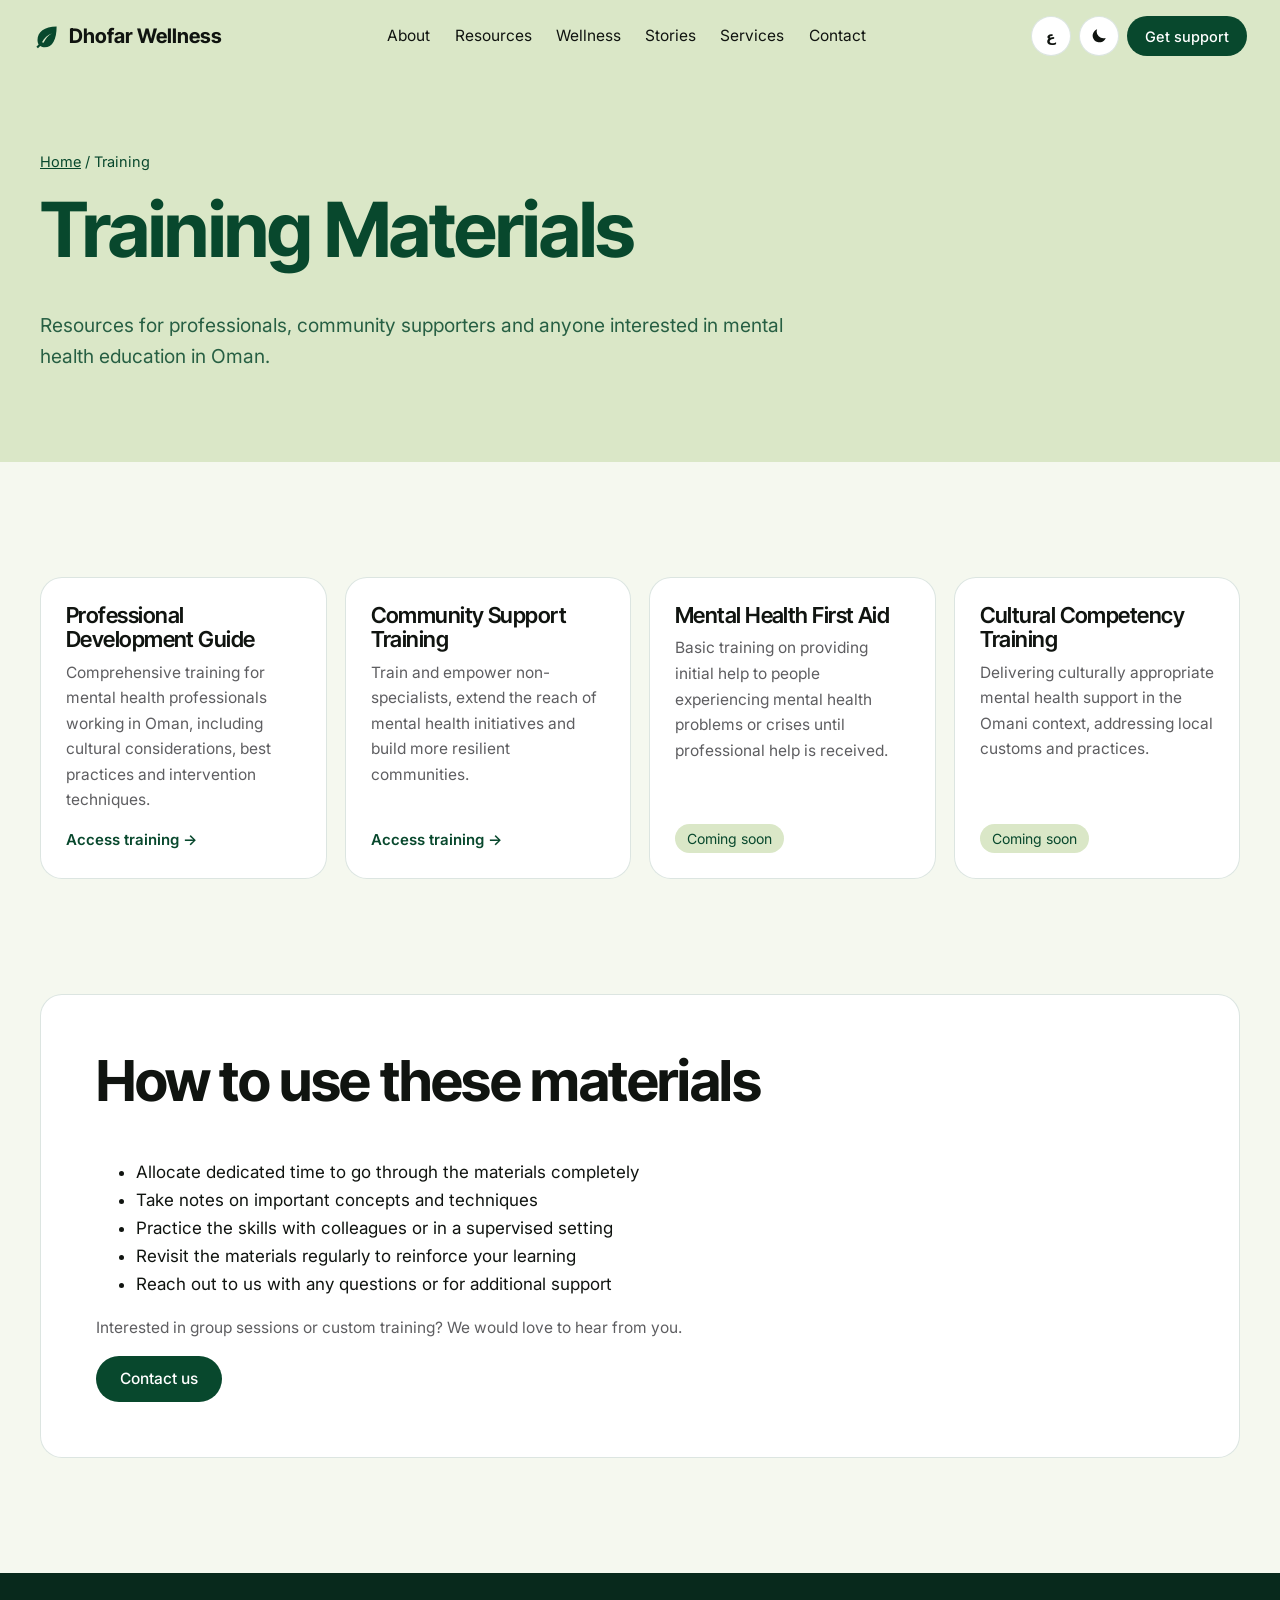
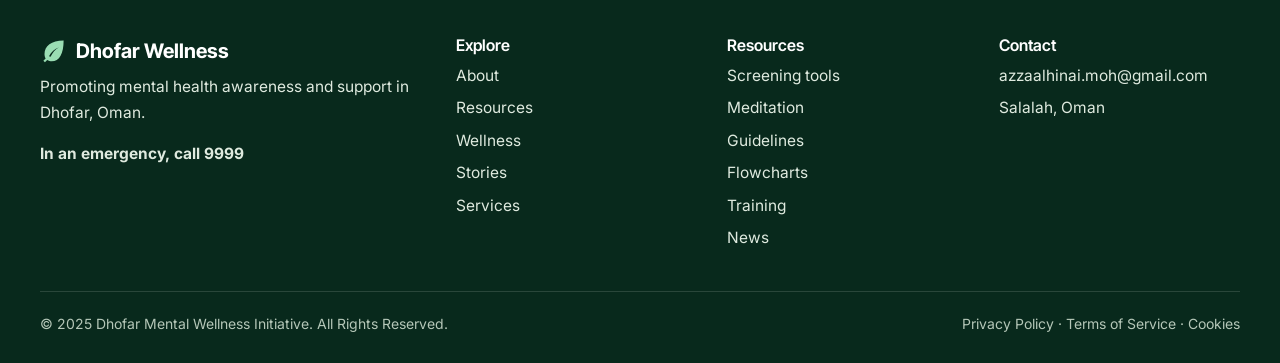
<file: training-materials.html>
<!doctype html>
<html lang="en" dir="ltr">
<head>
<meta charset="utf-8"><meta name="viewport" content="width=device-width,initial-scale=1">
<title>Training Materials | Dhofar Mental Wellness Initiative</title>
<meta name="description" content="Mental health resources, screening tools and support for Dhofar, Oman.">
<link rel="canonical" href="https://www.mentaloman.net/training-materials.html">
<script>(function(){var s=function(k){try{return localStorage.getItem(k)}catch(e){}},l=s('lang')||(/^ar/i.test(navigator.language)?'ar':'en'),h=document.documentElement;h.lang=l;h.dir=l==='ar'?'rtl':'ltr';h.dataset.theme=s('theme')||(matchMedia('(prefers-color-scheme: dark)').matches?'dark':'light')})()</script>
<link rel="preconnect" href="https://fonts.googleapis.com"><link rel="preconnect" href="https://fonts.gstatic.com" crossorigin>
<link href="https://fonts.googleapis.com/css2?family=Inter:wght@400;500;600&family=Inter+Tight:wght@600;700&family=Caveat:wght@400;600&family=IBM+Plex+Sans+Arabic:wght@400;500;600;700&family=Aref+Ruqaa:wght@400;700&display=swap" rel="stylesheet">
<link rel="stylesheet" href="assets/site.css">
</head>
<body>
<a class="skip" href="#main"><span lang="en">Skip to content</span><span lang="ar">تخطَّ إلى المحتوى</span></a>
<header class="top"><div class="in">
<a class="logo" href="index.html"><svg viewBox="0 0 24 24" fill="currentColor" aria-hidden="true"><path d="M21 3C10 3 4 8 4 15c0 1.500.4 3 1 4l-2 2 1.400 1.400 2-2c1.200.800 2.600 1.100 4 1.100 7 0 10.600-7 10.600-18.500zM8 17c2-4 5-6.500 9-8-3.500 2-6 4.800-7.600 8.600L8 17z"/></svg><span lang="en">Dhofar Wellness</span><span lang="ar">عافية ظفار</span></a>
<nav class="nav" aria-label="Main"><a href="index.html#about"><span lang="en">About</span><span lang="ar">عن المبادرة</span></a><a href="index.html#resources"><span lang="en">Resources</span><span lang="ar">الموارد</span></a><a href="index.html#cultural"><span lang="en">Wellness</span><span lang="ar">العافية</span></a><a href="index.html#stories"><span lang="en">Stories</span><span lang="ar">القصص</span></a><a href="index.html#services"><span lang="en">Services</span><span lang="ar">الخدمات</span></a><a href="index.html#contact"><span lang="en">Contact</span><span lang="ar">تواصل معنا</span></a></nav>
<div class="tools">
<button class="tool" id="langBtn" type="button"><span lang="en" aria-label="التبديل إلى العربية">ع</span><span lang="ar" aria-label="Switch to English">EN</span></button>
<button class="tool" id="themeBtn" type="button" aria-label="Light or dark mode"><svg class="i-moon" viewBox="0 0 24 24" fill="currentColor" aria-hidden="true"><path d="M21 14.500A9 9 0 0 1 9.500 3a9 9 0 1 0 11.500 11.500z"/></svg><svg class="i-sun" viewBox="0 0 24 24" fill="none" stroke="currentColor" stroke-width="2" stroke-linecap="round" aria-hidden="true"><circle cx="12" cy="12" r="4.500"/><path d="M12 2v2M12 20v2M2 12h2M20 12h2M5 5l1.400 1.400M17.600 17.600 19 19M5 19l1.400-1.400M17.600 6.400 19 5"/></svg></button>
<button class="tool burger" id="burger" type="button" aria-label="Menu" aria-expanded="false">☰</button>
<a class="btn" href="index.html#contact"><span lang="en">Get support</span><span lang="ar">اطلب الدعم</span></a>
</div></div></header>
<main id="main"><section class="phero"><div class="wrap"><p class="crumbs"><a href="index.html"><span lang="en">Home</span><span lang="ar">الرئيسية</span></a> / <span lang="en">Training</span><span lang="ar">التدريب</span></p><h1><span lang="en">Training Materials</span><span lang="ar">مواد التدريب</span></h1><p lang="en" class="lead">Resources for professionals, community supporters and anyone interested in mental health education in Oman.</p><p lang="ar" class="lead">موارد للمختصين وداعمي المجتمع وكل من يهتم بالتثقيف في الصحة النفسية في عُمان.</p></div></section>
<section><div class="wrap"><div class="grid"><a class="card rv" href="https://drive.google.com/file/d/1yeH0Q0s_hCUqoWCFJDdmLOZspeaX9H0k/view?usp=sharing" target="_blank" rel="noopener"><h3><span lang="en">Professional Development Guide</span><span lang="ar">دليل التطوير المهني</span></h3><p><span lang="en">Comprehensive training for mental health professionals working in Oman, including cultural considerations, best practices and intervention techniques.</span><span lang="ar">تدريب شامل لمختصي الصحة النفسية العاملين في عُمان، يشمل الاعتبارات الثقافية وأفضل الممارسات وأساليب التدخل.</span></p><span class="go"><span lang="en">Access training</span><span lang="ar">الوصول إلى التدريب</span></span></a><a class="card rv" href="https://drive.google.com/file/d/11pE22mypJZ4rKaxkZJVK4gl318pAKb7S/view?usp=sharing" target="_blank" rel="noopener"><h3><span lang="en">Community Support Training</span><span lang="ar">تدريب الدعم المجتمعي</span></h3><p><span lang="en">Train and empower non-specialists, extend the reach of mental health initiatives and build more resilient communities.</span><span lang="ar">تدريب غير المتخصصين وتمكينهم، وتوسيع نطاق مبادرات الصحة النفسية، وبناء مجتمعات أكثر صمودًا.</span></p><span class="go"><span lang="en">Access training</span><span lang="ar">الوصول إلى التدريب</span></span></a><div class="card rv"><h3><span lang="en">Mental Health First Aid</span><span lang="ar">الإسعافات الأولية النفسية</span></h3><p><span lang="en">Basic training on providing initial help to people experiencing mental health problems or crises until professional help is received.</span><span lang="ar">تدريب أساسي على تقديم المساعدة الأولية لمن يعانون مشكلات أو أزمات نفسية إلى أن يتلقوا المساعدة المهنية.</span></p><span class="soon"><span lang="en">Coming soon</span><span lang="ar">قريبًا</span></span></div><div class="card rv"><h3><span lang="en">Cultural Competency Training</span><span lang="ar">تدريب الكفاءة الثقافية</span></h3><p><span lang="en">Delivering culturally appropriate mental health support in the Omani context, addressing local customs and practices.</span><span lang="ar">تقديم دعم نفسي مناسب ثقافيًا في السياق العماني، مع مراعاة العادات والممارسات المحلية.</span></p><span class="soon"><span lang="en">Coming soon</span><span lang="ar">قريبًا</span></span></div></div></div></section>
<section style="padding-top:0"><div class="wrap"><div class="card rv" style="padding:clamp(26px,5vw,56px)"><h2><span lang="en">How to use these materials</span><span lang="ar">كيفية استخدام هذه المواد</span></h2><ul><li><span lang="en">Allocate dedicated time to go through the materials completely</span><span lang="ar">خصص وقتًا لمراجعة المواد كاملة</span></li><li><span lang="en">Take notes on important concepts and techniques</span><span lang="ar">دوّن المفاهيم والأساليب المهمة</span></li><li><span lang="en">Practice the skills with colleagues or in a supervised setting</span><span lang="ar">تدرب على المهارات مع الزملاء أو تحت الإشراف</span></li><li><span lang="en">Revisit the materials regularly to reinforce your learning</span><span lang="ar">راجع المواد بانتظام لترسيخ التعلم</span></li><li><span lang="en">Reach out to us with any questions or for additional support</span><span lang="ar">تواصل معنا لأي استفسار أو دعم إضافي</span></li></ul>
<p lang="en" >Interested in group sessions or custom training? We would love to hear from you.</p><p lang="ar" >هل تهتم بجلسات جماعية أو تدريب مخصص؟ يسعدنا تواصلك معنا.</p><a class="btn" href="index.html#contact"><span lang="en">Contact us</span><span lang="ar">تواصل معنا</span></a></div></div></section></main>
<footer><div class="wrap"><div class="fgrid">
<div><a class="logo" href="index.html"><svg viewBox="0 0 24 24" fill="currentColor" aria-hidden="true"><path d="M21 3C10 3 4 8 4 15c0 1.500.4 3 1 4l-2 2 1.400 1.400 2-2c1.200.800 2.600 1.100 4 1.100 7 0 10.600-7 10.600-18.500zM8 17c2-4 5-6.500 9-8-3.500 2-6 4.800-7.600 8.600L8 17z"/></svg><span lang="en">Dhofar Wellness</span><span lang="ar">عافية ظفار</span></a><p lang="en" >Promoting mental health awareness and support in Dhofar, Oman.</p><p lang="ar" >نعزز الوعي بالصحة النفسية ودعمها في ظفار، عُمان.</p>
<p><strong><span lang="en">In an emergency, call</span><span lang="ar">في حالات الطوارئ، اتصل على</span> <a href="tel:9999" dir="ltr">9999</a></strong></p></div>
<div><h3><span lang="en">Explore</span><span lang="ar">استكشف</span></h3><ul><li><a href="index.html#about"><span lang="en">About</span><span lang="ar">عن المبادرة</span></a></li><li><a href="index.html#resources"><span lang="en">Resources</span><span lang="ar">الموارد</span></a></li><li><a href="index.html#cultural"><span lang="en">Wellness</span><span lang="ar">العافية</span></a></li><li><a href="index.html#stories"><span lang="en">Stories</span><span lang="ar">القصص</span></a></li><li><a href="index.html#services"><span lang="en">Services</span><span lang="ar">الخدمات</span></a></li></ul></div>
<div><h3><span lang="en">Resources</span><span lang="ar">الموارد</span></h3><ul><li><a href="screening.html"><span lang="en">Screening tools</span><span lang="ar">أدوات الفحص</span></a></li><li><a href="meditation.html"><span lang="en">Meditation</span><span lang="ar">التأمل</span></a></li><li><a href="guidelines.html"><span lang="en">Guidelines</span><span lang="ar">الإرشادات</span></a></li><li><a href="flowcharts.html"><span lang="en">Flowcharts</span><span lang="ar">المخططات</span></a></li><li><a href="training-materials.html"><span lang="en">Training</span><span lang="ar">التدريب</span></a></li><li><a href="news.html"><span lang="en">News</span><span lang="ar">الأخبار</span></a></li></ul></div>
<div><h3><span lang="en">Contact</span><span lang="ar">تواصل</span></h3><ul><li><a href="mailto:azzaalhinai.moh@gmail.com">azzaalhinai.moh@gmail.com</a></li><li><a href="https://maps.app.goo.gl/Nxb3UMQnz2cRVhFw8" target="_blank" rel="noopener"><span lang="en">Salalah, Oman</span><span lang="ar">صلالة، عُمان</span></a></li></ul></div>
</div><div class="fend"><span>© 2025 <span lang="en">Dhofar Mental Wellness Initiative. All Rights Reserved.</span><span lang="ar">مبادرة ظفار للعافية النفسية. جميع الحقوق محفوظة.</span></span>
<span><a href="privacy-policy.html"><span lang="en">Privacy Policy</span><span lang="ar">سياسة الخصوصية</span></a> · <a href="terms-of-service.html"><span lang="en">Terms of Service</span><span lang="ar">شروط الخدمة</span></a> · <a href="privacy-policy.html#cookies"><span lang="en">Cookies</span><span lang="ar">ملفات تعريف الارتباط</span></a></span></div></div></footer>
<script src="assets/site.js"></script>
</body></html>
</file>
<file: assets/site.css>
:root{--bg:#F5F8EF;--surface:#fff;--ink:#101410;--muted:#5E5E61;--green:#08482D;--on-green:#fff;--mint:#DAE7C7;--mint-ink:#08482D;--line:#08482d24;--note:#08482D;--danger:#9c2f22;
--sans:"Inter",system-ui,sans-serif;--head:"Inter Tight","Inter",sans-serif;--hand:"Caveat",cursive;--r:22px}
[data-theme=dark]{--bg:#0D1611;--surface:#16211A;--ink:#EFF4E8;--muted:#A4B0A5;--green:#9ADDB3;--on-green:#07261A;--mint:#1F3628;--mint-ink:#BFE6CB;--line:#d7f0dd24;--note:#9ADDB3;--danger:#ff9d8c}
html[lang=ar]{--sans:"IBM Plex Sans Arabic",system-ui,sans-serif;--head:"IBM Plex Sans Arabic",sans-serif;--hand:"Aref Ruqaa",serif}
html[lang=en] [lang=ar]:not(html),html[lang=ar] [lang=en]:not(html){display:none!important}
*{box-sizing:border-box}html{scroll-behavior:smooth;scroll-padding-top:90px}
body{margin:0;background:var(--bg);color:var(--ink);font:400 17px/1.65 var(--sans);transition:background .35s,color .35s;overflow-x:hidden}
img{max-width:100%;display:block}a{color:inherit}h1,h2,h3{font-family:var(--head);line-height:1.1;margin:0 0 .5em;letter-spacing:-.025em}html[lang=ar] h1,html[lang=ar] h2,html[lang=ar] h3{letter-spacing:0;line-height:1.3}
h2{font-size:clamp(32px,4.4vw,58px);font-weight:700}h3{font-size:22px;font-weight:600}p{margin:0 0 1em}
:focus-visible{outline:3px solid var(--green);outline-offset:3px;border-radius:6px}
.skip{position:absolute;inset-inline-start:12px;top:-60px;background:var(--green);color:var(--on-green);padding:8px 16px;border-radius:99px;z-index:100}.skip:focus{top:10px}
.wrap{width:min(1200px,100% - 40px);margin-inline:auto}section{padding:clamp(64px,9vw,120px) 0}
.eyebrow{display:inline-block;background:var(--mint);color:var(--mint-ink);font-weight:500;font-size:14.5px;padding:6px 16px;border-radius:99px;margin-bottom:18px}
.lead{color:var(--muted);font-size:clamp(17px,1.5vw,20px);max-width:64ch}
.btn{display:inline-flex;align-items:center;justify-content:center;gap:8px;min-height:46px;padding:0 24px;border-radius:99px;background:var(--green);color:var(--on-green);border:0;font:500 15.5px var(--sans);text-decoration:none;cursor:pointer;transition:transform .2s,opacity .2s}
.btn:hover{transform:translateY(-2px)}.btn.ghost{background:var(--surface);color:var(--ink);box-shadow:inset 0 0 0 1px var(--line)}
.btns{display:flex;flex-wrap:wrap;gap:12px}
/* header */
.top{position:fixed;inset:0 0 auto;z-index:50;transition:background .3s,box-shadow .3s}.top.stuck{background:color-mix(in srgb,var(--bg) 86%,transparent);backdrop-filter:blur(14px);box-shadow:0 1px 0 var(--line)}
.top .in{display:flex;align-items:center;gap:18px;height:72px;padding-inline:clamp(16px,2.6vw,37px)}
.logo{display:flex;align-items:center;gap:9px;font:700 20px var(--head);text-decoration:none;color:var(--ink);white-space:nowrap}.logo svg{width:27px;color:var(--green)}
.nav{display:flex;gap:clamp(14px,1.9vw,30px);margin-inline:auto;font-size:15.5px}.nav a{text-decoration:none;position:relative;padding:6px 0;white-space:nowrap}.nav a:after{content:"";position:absolute;inset:auto 0 0;height:2px;background:var(--green);transform:scaleX(0);transition:transform .25s}.nav a:hover:after{transform:scaleX(1)}
.tools{display:flex;align-items:center;gap:8px}.tool{height:40px;min-width:40px;padding:0 10px;border-radius:99px;background:var(--surface);border:0;box-shadow:inset 0 0 0 1px var(--line);color:var(--ink);font:600 14px var(--sans);cursor:pointer;display:grid;place-items:center}.tool svg{width:18px}
[data-theme=dark] .i-moon,:root:not([data-theme=dark]) .i-sun{display:none}
.top .btn{min-height:40px;padding:0 18px;font-size:14.5px;white-space:nowrap}.burger{display:none}
@media(max-width:1120px){.burger{display:grid}.nav{position:absolute;top:72px;inset-inline:12px;flex-direction:column;gap:2px;background:var(--surface);padding:12px 20px;border-radius:18px;box-shadow:0 18px 50px #0003;display:none;font-size:17px;margin:0}.nav.open{display:flex}.nav a{padding:10px 0}.tools{margin-inline-start:auto}}
@media(max-width:480px){.top .btn{display:none}}
/* hero */
.hero{--u:min(100vw/1440,100vh/1080);height:calc(1080*var(--u));padding:0;position:relative;overflow:hidden}
.frame{position:absolute;inset-block:0;left:50%;width:calc(1440*var(--u));transform:translateX(-50%);direction:ltr}
.abs{position:absolute;left:calc(var(--x)*var(--u));top:calc(var(--y)*var(--u))}
.badge{left:50%;top:calc(115*var(--u));transform:translateX(-50%);background:var(--mint);color:var(--mint-ink);font-weight:500;font-size:calc(16.6*var(--u));padding:calc(7*var(--u)) calc(22*var(--u));border-radius:99px;white-space:nowrap;position:absolute}
.hero h1{position:absolute;inset-inline:0;top:calc(176*var(--u));text-align:center;font-size:calc(88*var(--u));line-height:calc(92*var(--u));font-weight:700;letter-spacing:-.035em;margin:0}.hero h1 .l{display:block}.hero h1 .l2{letter-spacing:-.022em}
html[lang=ar] .hero h1{letter-spacing:0;font-size:calc(76*var(--u));line-height:calc(98*var(--u))}
.sub{position:absolute;inset-inline:0;top:calc(394*var(--u));text-align:center;color:var(--muted);font-size:calc(20.8*var(--u));line-height:calc(32*var(--u));margin:0}.sub .l{display:block}
.hand{font:600 calc(34*var(--u))/1.05 var(--hand);color:var(--note);text-align:center;white-space:nowrap}
.doodle{fill:none;stroke:var(--note);stroke-width:3;stroke-linecap:round;overflow:visible}
.ring{position:absolute;left:calc(626*var(--u));top:calc(901*var(--u));width:calc(190*var(--u));height:calc(74*var(--u));border:1.5px dashed var(--green);border-radius:99px;display:grid;place-items:center}
.ring .btn{width:calc(172*var(--u));height:calc(58*var(--u));min-height:0;padding:0;font-size:calc(16.5*var(--u));white-space:nowrap}
.stage{position:absolute;inset:0;touch-action:pan-y;user-select:none;pointer-events:none;-webkit-mask:linear-gradient(90deg,transparent,#000 3%,#000 97%,transparent);mask:linear-gradient(90deg,transparent,#000 3%,#000 97%,transparent)}
.rc{position:absolute;left:0;top:0;display:block;text-decoration:none;overflow:hidden;color:#fff;pointer-events:auto;cursor:grab;will-change:transform,clip-path;background:#3d5c56}.stage.drag .rc{cursor:grabbing}
.rc img{position:absolute;inset:0;width:100%;height:100%;object-fit:cover;pointer-events:none;animation:drift 16s ease-in-out infinite alternate}
@keyframes drift{from{transform:scale(1.08) translate(-2%,1%)}to{transform:scale(1.26) translate(3%,-3%)}}
.rc:after{content:"";position:absolute;inset:0;background:linear-gradient(transparent 50%,#0009)}
.rc b{position:absolute;z-index:1;bottom:calc(58*var(--cu));inset-inline:calc(14*var(--cu));font:600 calc(15.5*var(--cu))/1.25 var(--sans);text-shadow:0 1px 6px #0007}
.rc i{position:absolute;z-index:1;bottom:calc(16*var(--cu));left:calc(14*var(--cu));width:calc(34*var(--cu));height:calc(34*var(--cu));border-radius:50%;background:#ffffff4d;backdrop-filter:blur(8px);display:grid;place-items:center}.rc i:before{content:"";border-left:calc(10*var(--cu)) solid #fff;border-block:calc(6*var(--cu)) solid transparent;margin-left:2px}
.rc:focus-visible{outline:none;filter:brightness(1.15) saturate(1.2)}
@media(max-width:820px){.hero{height:auto;padding:96px 0 34px;--u:1px}.frame{position:static;transform:none;width:auto;direction:inherit;text-align:center}
.badge,.hero h1,.sub{position:static;transform:none}.badge{display:inline-block;font-size:14px;padding:6px 16px}.hero h1{font-size:clamp(38px,11vw,56px)!important;line-height:1.08!important;margin:16px 16px 12px}html[lang=ar] .hero h1{line-height:1.3!important}.sub{font-size:16px;line-height:1.55;padding:0 22px}.sub .l{display:inline}
.stage{position:relative;height:250px;margin:24px 0 22px;inset:auto}.ring{position:relative;left:auto;top:auto;margin:auto;width:210px;height:74px}.ring .btn{width:190px;height:58px;font-size:16px}.hero .deco{display:none}.hand.zero{position:static;display:block;font-size:26px;margin-top:10px;transform:rotate(-3deg)!important}}
/* about */
.split{display:grid;grid-template-columns:1.05fr 1fr;gap:clamp(30px,6vw,84px);align-items:center}.shot{border-radius:32px;overflow:hidden;aspect-ratio:4/4.3;position:relative}.shot img{width:100%;height:100%;object-fit:cover;transition:transform 1.2s}.shot:hover img{transform:scale(1.05)}
.feats{display:grid;gap:14px;margin-top:26px}.feat{background:var(--surface);padding:18px 20px;border-radius:18px;box-shadow:inset 0 0 0 1px var(--line)}.feat h3{font-size:18px;margin:0 0 2px;letter-spacing:0}.feat p{margin:0;color:var(--muted);font-size:15.5px}
@media(max-width:820px){.split{grid-template-columns:1fr}}
/* cards */
.head{display:flex;flex-wrap:wrap;justify-content:space-between;align-items:end;gap:20px;margin-bottom:34px}.head h2{margin:0}
.chips{display:flex;flex-wrap:wrap;gap:8px}.chip{min-height:40px;padding:0 16px;border-radius:99px;border:0;box-shadow:inset 0 0 0 1px var(--line);background:transparent;color:var(--ink);font:500 14.5px var(--sans);cursor:pointer}.chip[aria-pressed=true]{background:var(--green);color:var(--on-green)}
.grid{display:grid;grid-template-columns:repeat(auto-fill,minmax(265px,1fr));gap:18px}
.card{background:var(--surface);border-radius:var(--r);padding:26px;box-shadow:inset 0 0 0 1px var(--line);display:flex;flex-direction:column;align-items:flex-start;transition:transform .25s,box-shadow .25s;position:relative;color:inherit}
a.card{text-decoration:none}a.card:hover,button.card:hover{transform:translateY(-5px);box-shadow:inset 0 0 0 1.5px var(--green),0 22px 44px -26px #08482d88}
button.card{border:0;font:inherit;text-align:start;cursor:pointer}
.card h3{margin-bottom:8px}.card p{color:var(--muted);font-size:15.5px}.card .go{margin-top:auto;font-weight:600;color:var(--green);font-size:15px}.card .go:after{content:" →"}html[lang=ar] .card .go:after{content:" ←"}.soon{margin-top:auto;font-size:14px;background:var(--mint);color:var(--mint-ink);padding:3px 12px;border-radius:99px;white-space:nowrap}
.ico{width:46px;height:46px;border-radius:14px;background:var(--mint);color:var(--mint-ink);display:grid;place-items:center;font:700 19px var(--head);margin-bottom:18px}
.dark{position:relative;color:#fff;overflow:hidden;background:#0b2c21}.dark>img{position:absolute;inset:0;width:100%;height:100%;object-fit:cover;opacity:.55}.dark .wrap{position:relative}.dark .eyebrow{background:#ffffff26;color:#fff;backdrop-filter:blur(6px)}
.practice{display:grid;grid-template-columns:repeat(auto-fit,minmax(240px,1fr));gap:16px;margin-top:40px}.practice div{background:#0b2c2199;backdrop-filter:blur(14px);border:1px solid #ffffff2e;border-radius:var(--r);padding:24px}.practice>div>span:first-child{font:400 40px var(--hand);color:#bfe6cb}.practice p{margin:0;color:#e5efe7;font-size:15.5px}
blockquote{margin:0 0 18px;font-size:17px}.who{margin-top:auto;font-weight:600}.who small{display:block;font-weight:400;color:var(--muted)}.tag{font-size:13.5px;color:var(--muted);margin-top:14px}
.map{border-radius:24px;overflow:hidden;box-shadow:inset 0 0 0 1px var(--line);height:460px;background:var(--surface)}.map iframe{width:100%;height:100%;border:0;display:block}
.sos{background:var(--mint);color:var(--mint-ink);border-radius:var(--r);padding:20px 24px;display:flex;flex-wrap:wrap;gap:8px 18px;align-items:center;justify-content:space-between;margin-bottom:18px}.sos strong{font:700 20px var(--head)}.sos .num{font:700 26px var(--head);direction:ltr;unicode-bidi:isolate}
form{display:grid;gap:14px}label{display:grid;gap:5px;font-size:14.5px;font-weight:500}input,textarea{font:400 16px var(--sans);padding:12px 14px;border-radius:12px;border:1px solid var(--line);background:var(--bg);color:var(--ink);width:100%}
/* subpages */
.phero{position:relative;padding:150px 0 70px;background:var(--mint);color:var(--mint-ink);overflow:hidden}.phero h1{font-size:clamp(38px,6vw,76px);font-weight:700}.crumbs{font-size:14.5px;margin-bottom:14px}.phero .lead{color:inherit;opacity:.85}
.table{width:100%;border-collapse:collapse;background:var(--surface);border-radius:var(--r);overflow:hidden}.table th,.table td{padding:16px 18px;text-align:start;vertical-align:top;border-bottom:1px solid var(--line);font-size:15.5px}.table th{background:var(--mint);color:var(--mint-ink)}.scroll{overflow-x:auto}
.docs{display:grid;gap:10px}.docs a,.docs .d{display:flex;justify-content:space-between;align-items:center;gap:12px;padding:16px 20px;border-radius:14px;background:var(--surface);box-shadow:inset 0 0 0 1px var(--line);text-decoration:none;font-weight:500}.docs a:hover{box-shadow:inset 0 0 0 1.5px var(--green)}.docs .soon{margin:0}
.chart{padding:0;overflow:hidden;cursor:zoom-in}.chart img{width:100%;aspect-ratio:4/3;object-fit:cover;object-position:top}.chart div{padding:22px}
dialog{border:0;border-radius:18px;padding:0;background:var(--surface);max-width:94vw;max-height:94vh}dialog::backdrop{background:#000b}dialog img{max-height:84vh;width:auto;margin:auto}dialog header{display:flex;justify-content:flex-end;padding:10px 14px}
.video{aspect-ratio:16/9;width:100%;border:0;display:block}.vcard{padding:0;overflow:hidden}.vcard div{padding:22px}
.prose{max-width:80ch}.prose h2{font-size:26px;margin-top:1.7em;letter-spacing:-.01em}.prose h3{font-size:19px}.prose li{margin-bottom:.4em}.prose a{color:var(--green)}
.steps{max-width:760px;margin:auto}.bar{height:8px;background:var(--mint);border-radius:9px;overflow:hidden;margin:14px 0 26px}.bar i{display:block;height:100%;background:var(--green);transition:width .3s}
.opt{display:block;width:100%;text-align:start;padding:15px 20px;margin-bottom:10px;border-radius:14px;border:0;box-shadow:inset 0 0 0 1px var(--line);background:var(--surface);color:var(--ink);font:500 16px var(--sans);cursor:pointer}.opt:hover{box-shadow:inset 0 0 0 1.5px var(--green)}.opt[aria-pressed=true]{background:var(--green);color:var(--on-green)}
.score{font:700 84px/1 var(--head);color:var(--green);margin-bottom:8px}.alert{background:color-mix(in srgb,var(--danger) 14%,var(--surface));border:1px solid var(--danger);padding:18px 20px;border-radius:12px;margin-bottom:18px}
/* footer */
footer{background:#08291c;color:#dfeadf;padding:64px 0 28px;font-size:15.5px}footer a{text-decoration:none}footer a:hover{text-decoration:underline}footer h3{font-size:16px;color:#fff;letter-spacing:0}footer ul{list-style:none;margin:0;padding:0;display:grid;gap:7px}.fgrid{display:grid;grid-template-columns:1.6fr repeat(3,1fr);gap:30px}.fgrid .logo{color:#fff;margin-bottom:10px}.fgrid .logo svg{color:#9ADDB3}.fend{border-top:1px solid #ffffff22;margin-top:40px;padding-top:20px;display:flex;flex-wrap:wrap;justify-content:space-between;gap:12px;font-size:14px;color:#b5c7b8}@media(max-width:760px){.fgrid{grid-template-columns:1fr 1fr}.fgrid>div:first-child{grid-column:1/-1}}
.rv{opacity:0;transform:translateY(22px);transition:opacity .8s,transform .8s}.rv.in{opacity:1;transform:none}
@media(prefers-reduced-motion:reduce){*{animation:none!important;transition:none!important;scroll-behavior:auto!important}.rv{opacity:1;transform:none}}
.frame [lang=ar]{direction:rtl}
.sub .l:after{content:" "}
</file>
